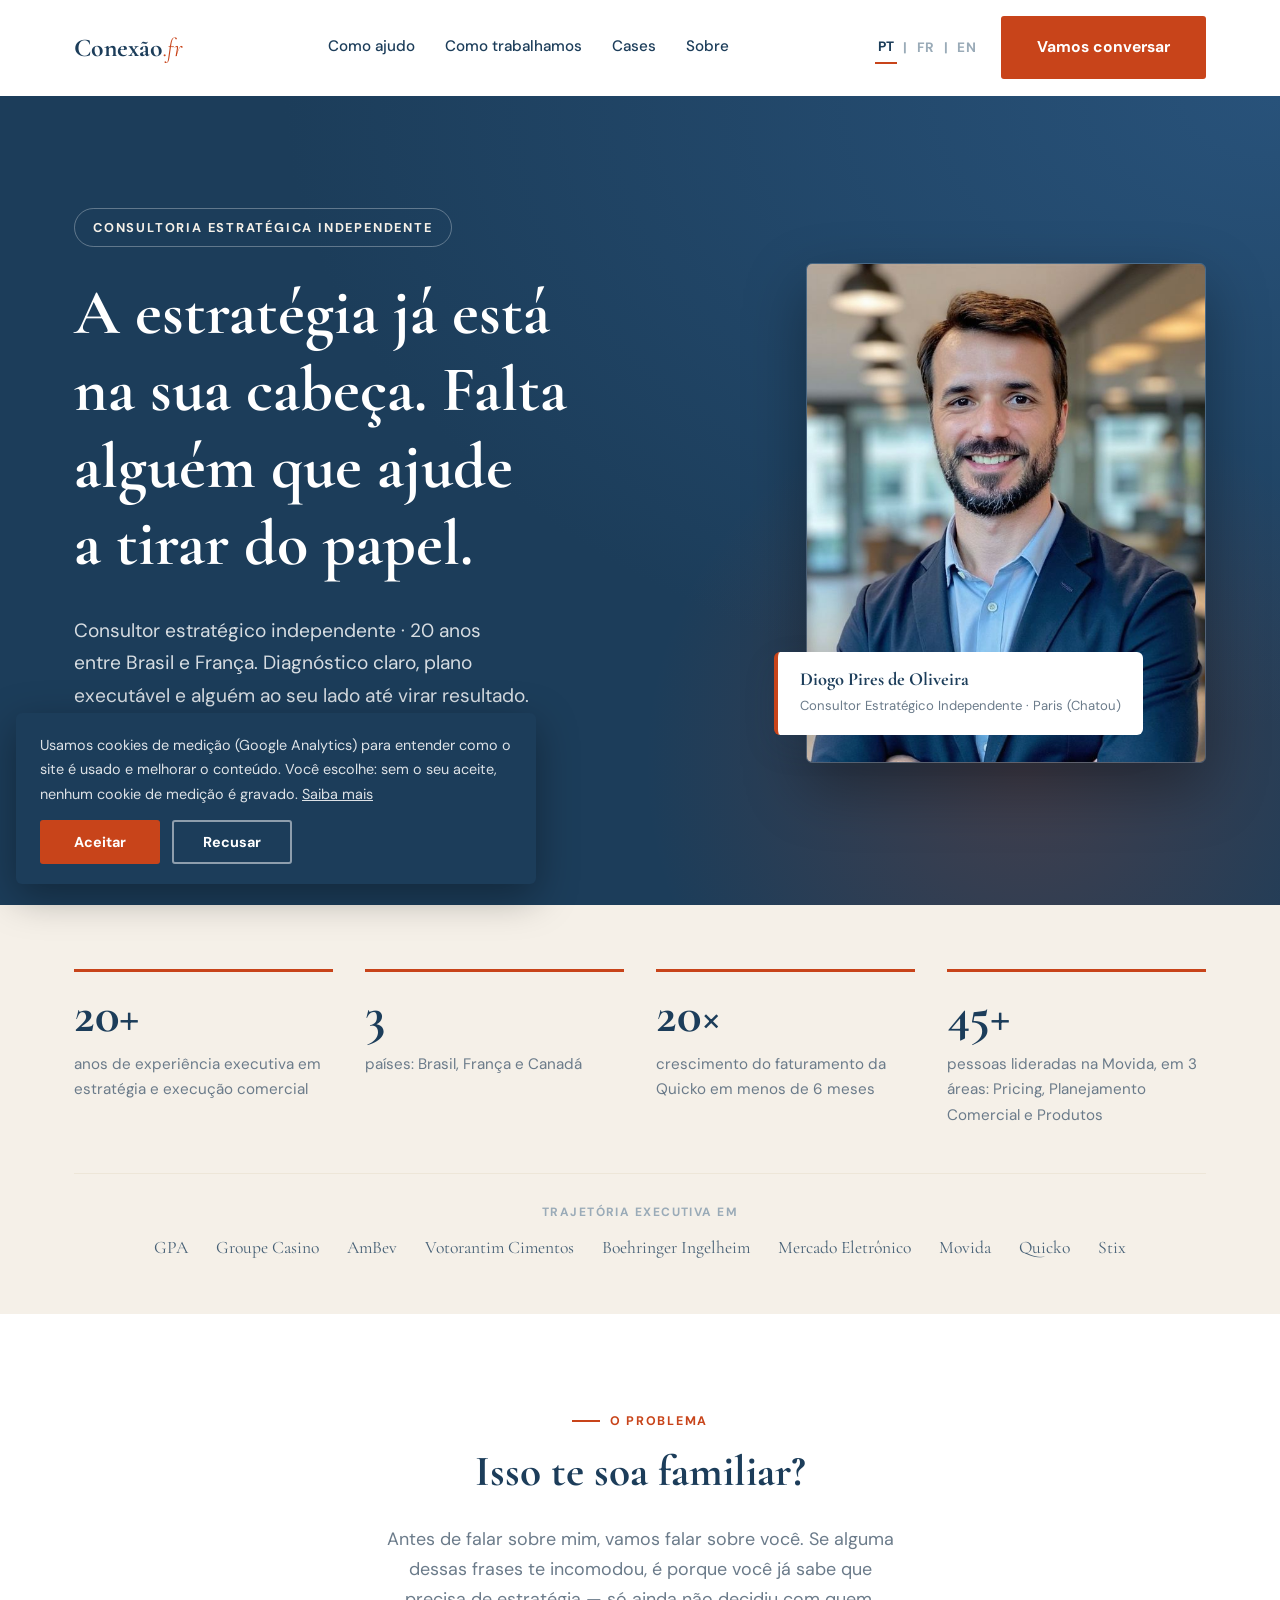
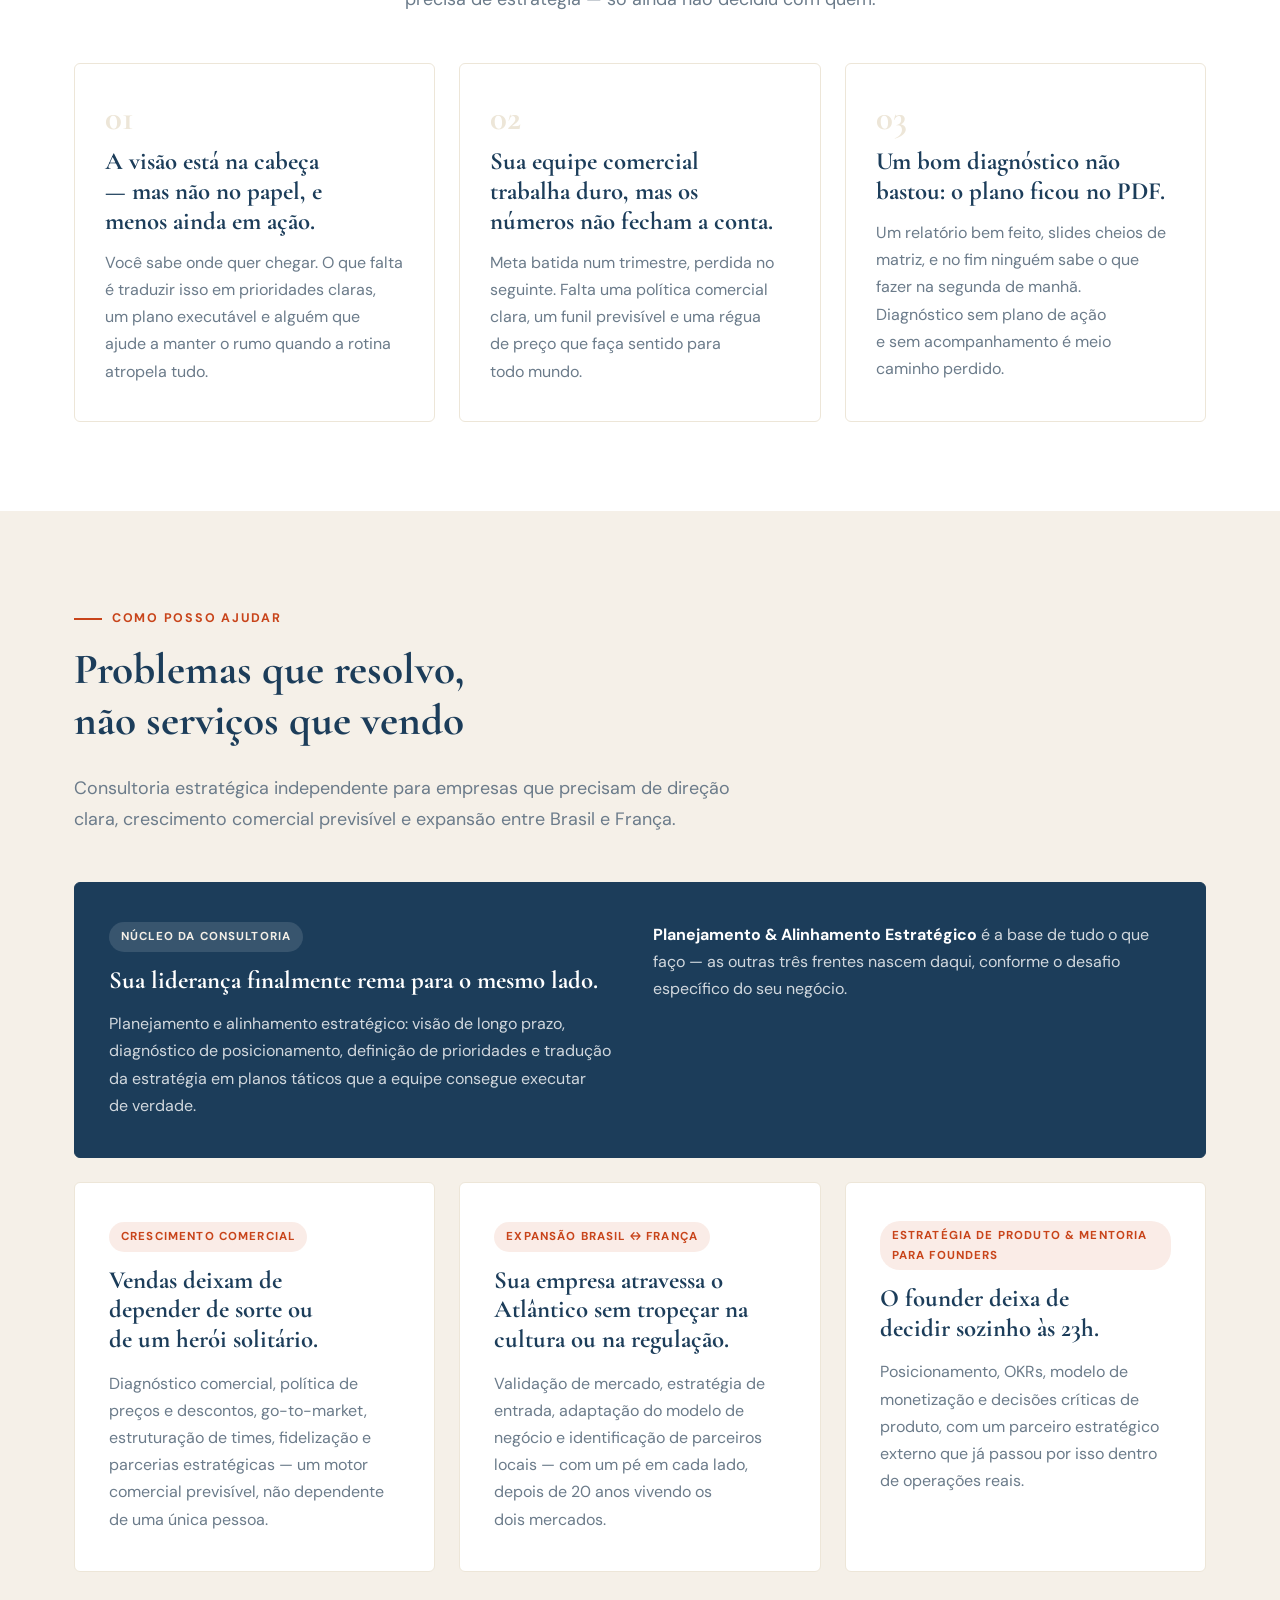
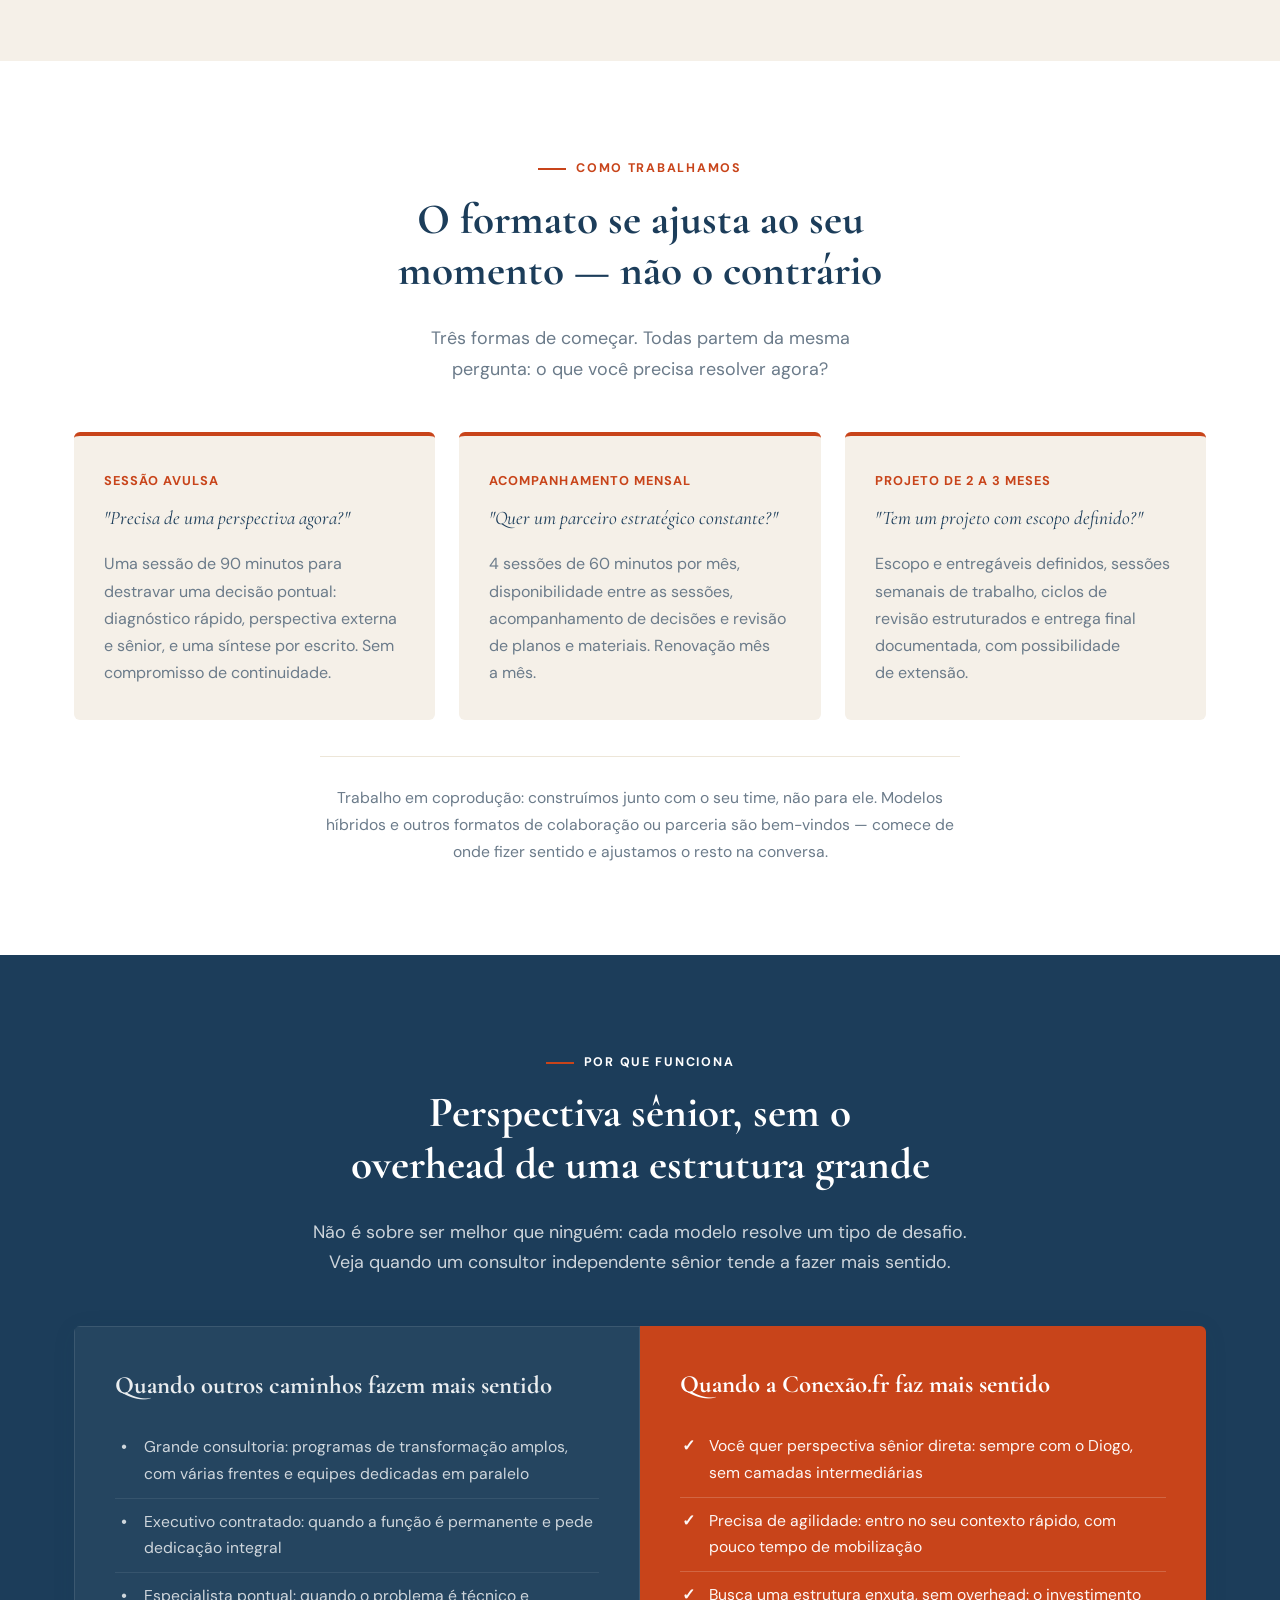
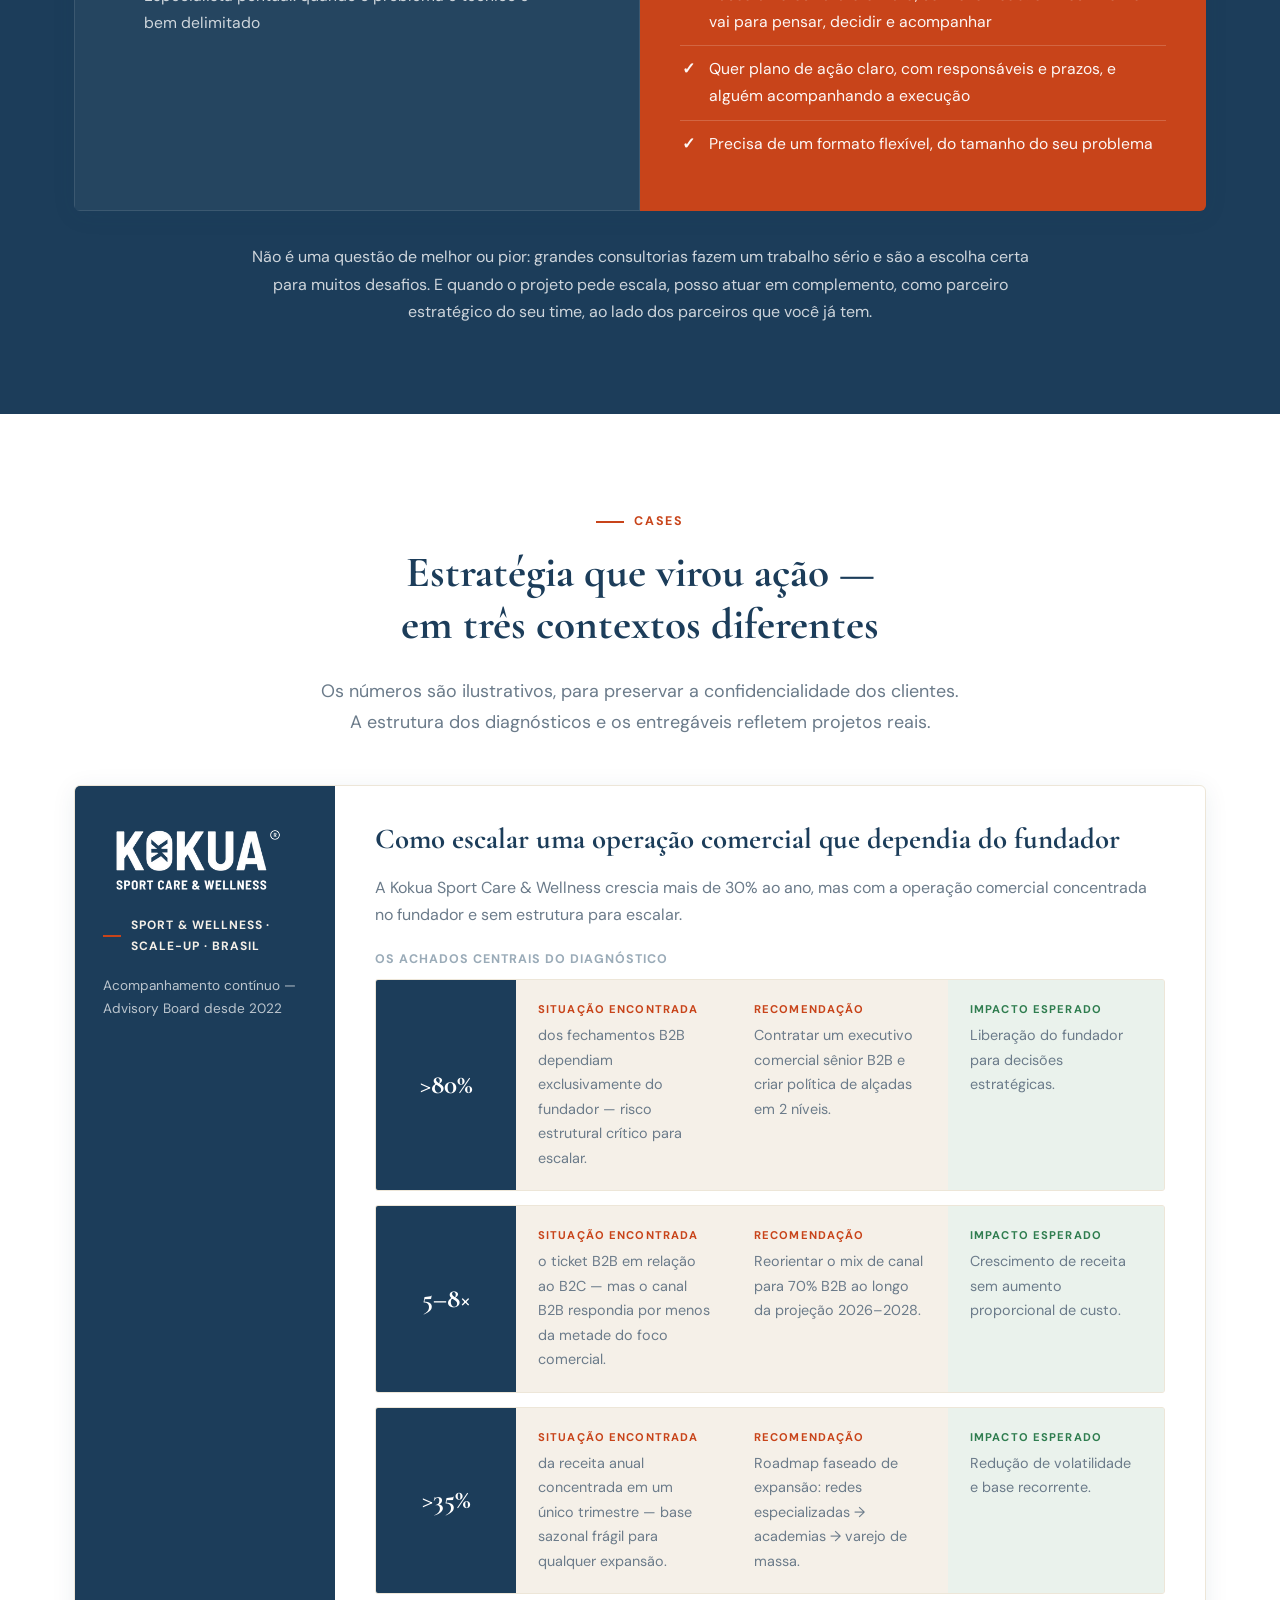
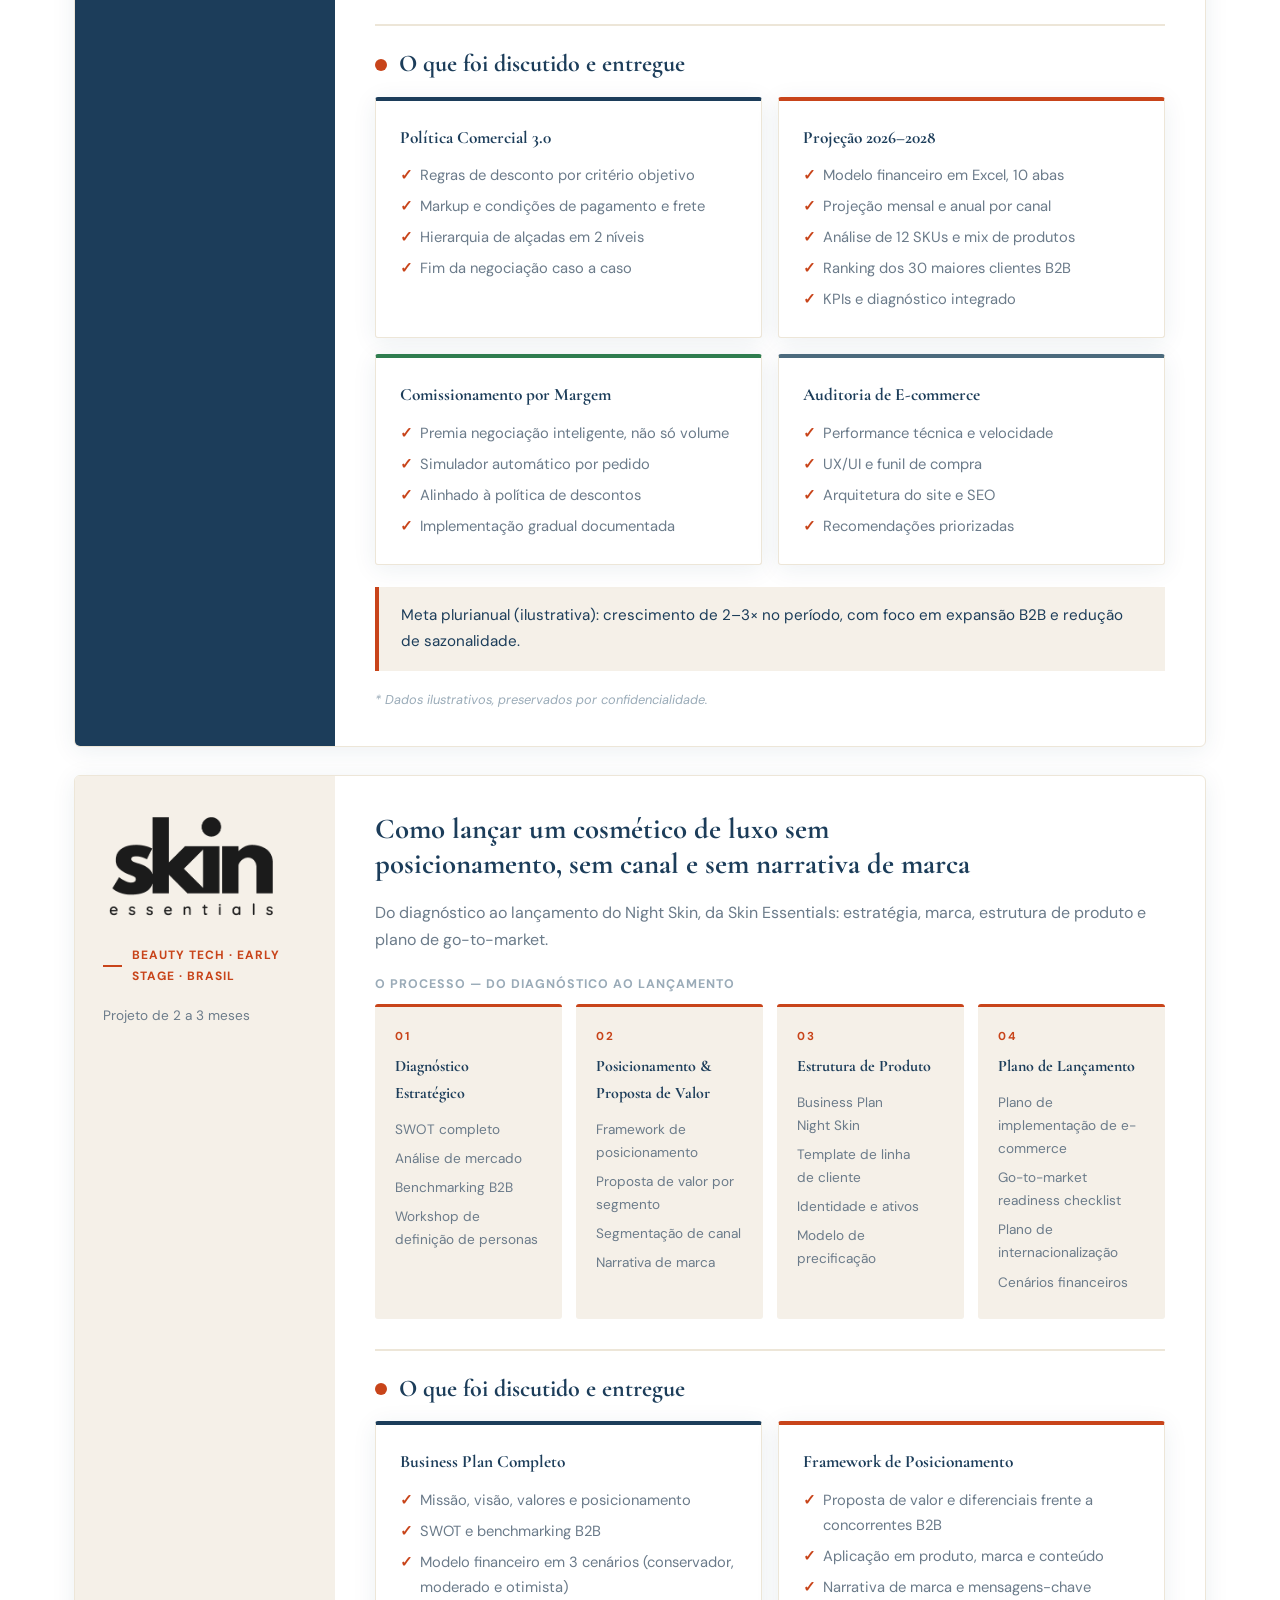
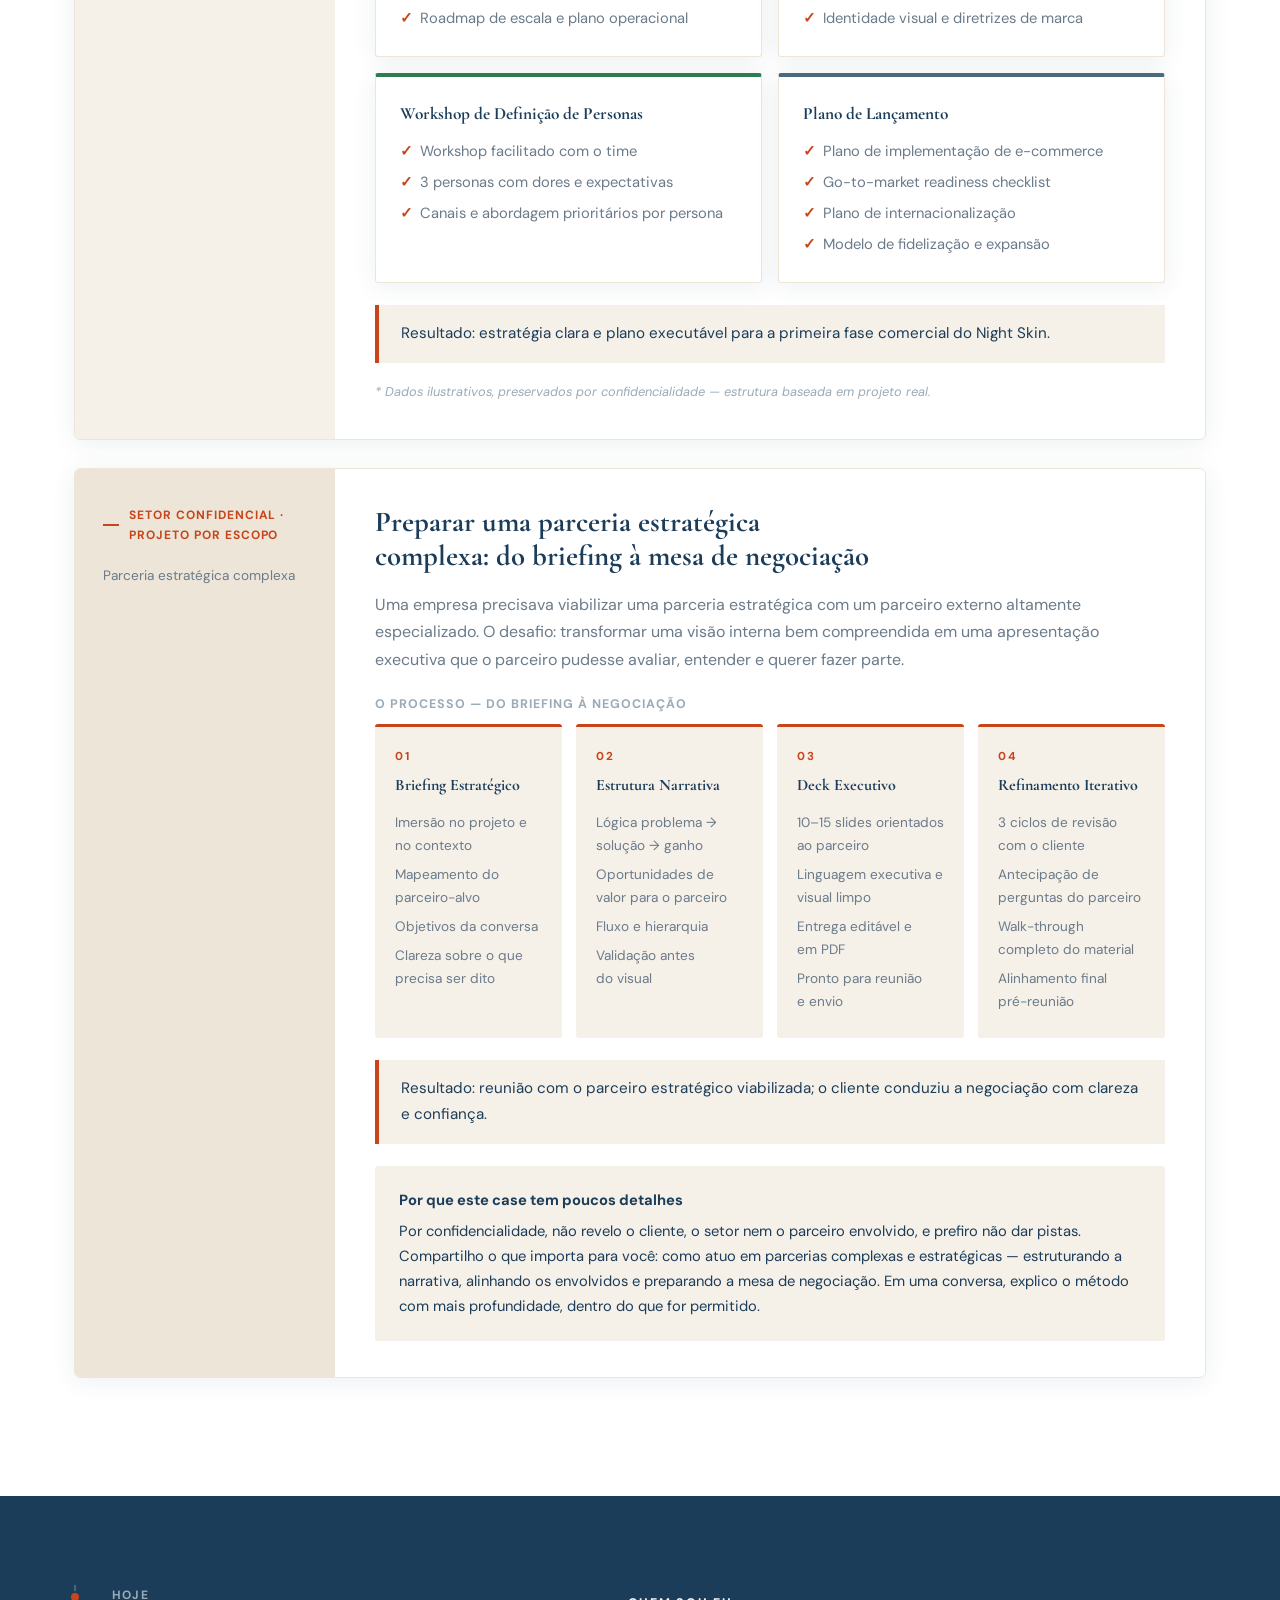
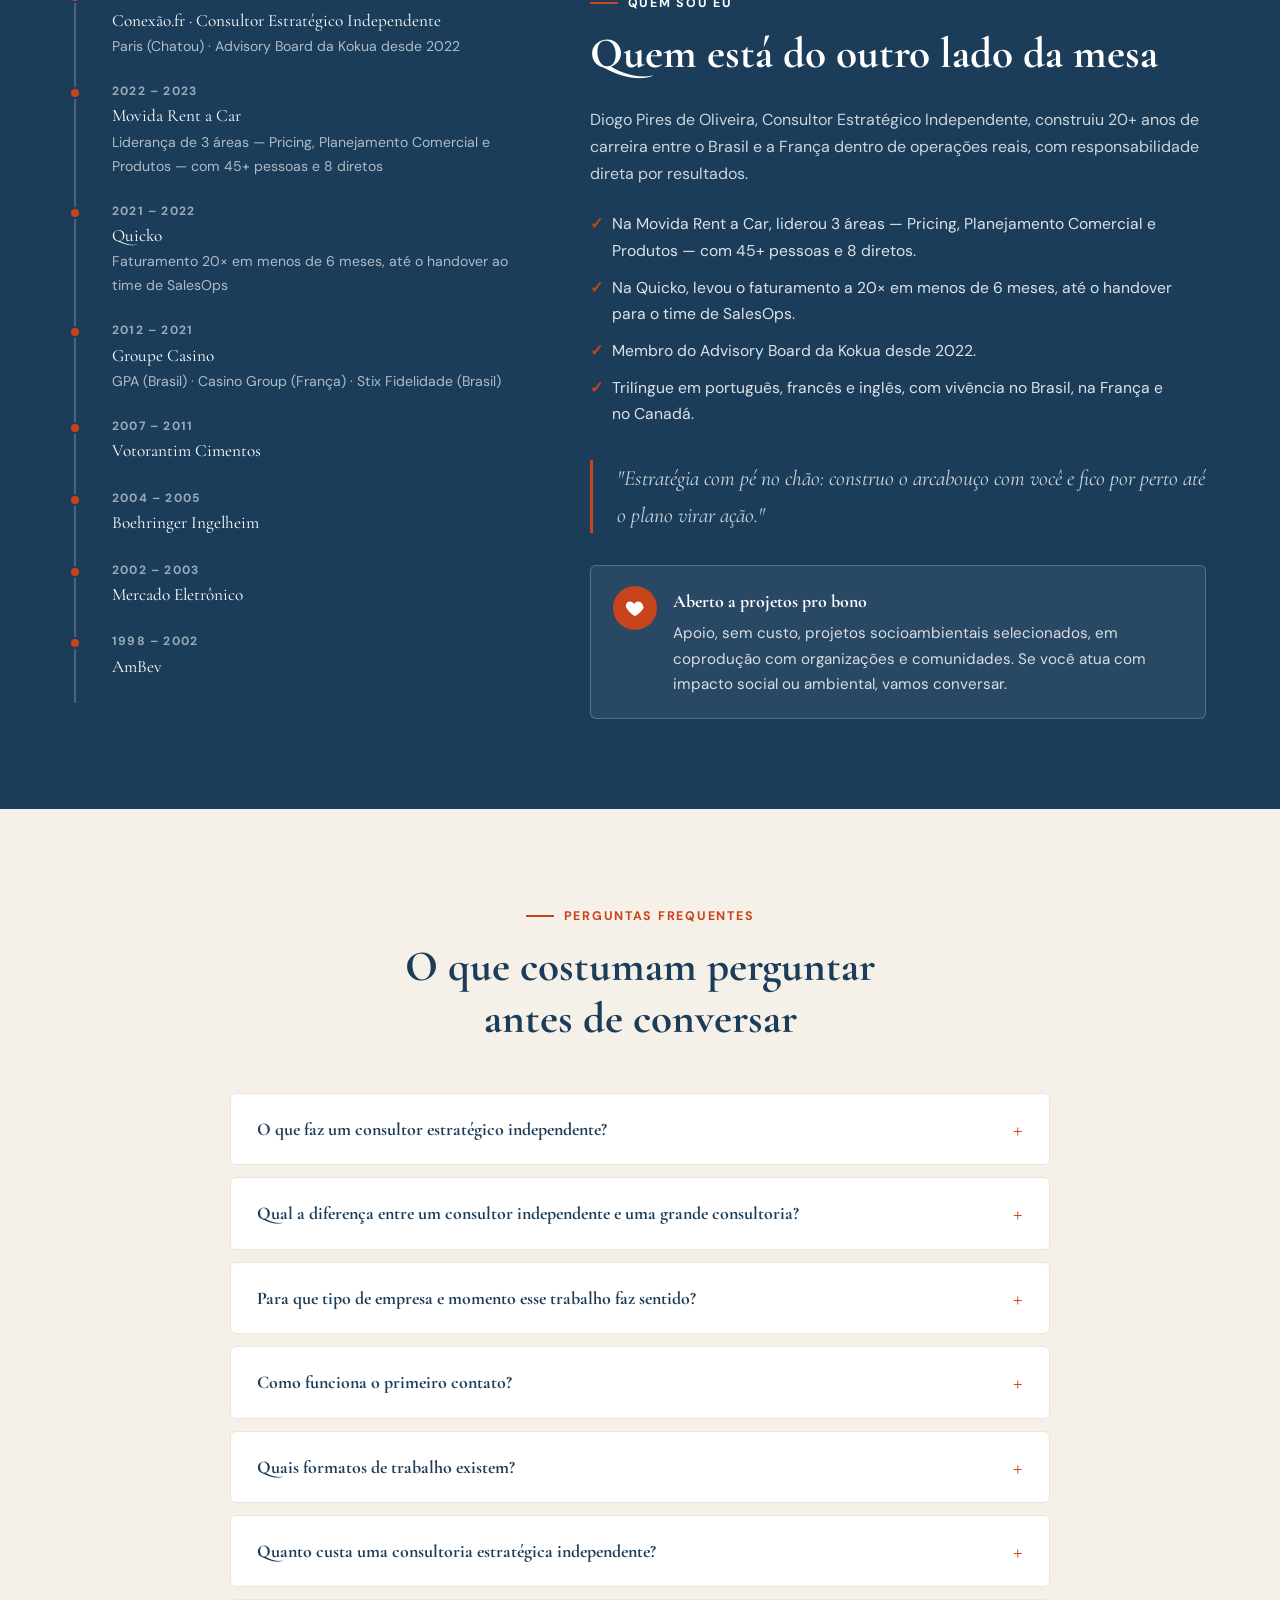
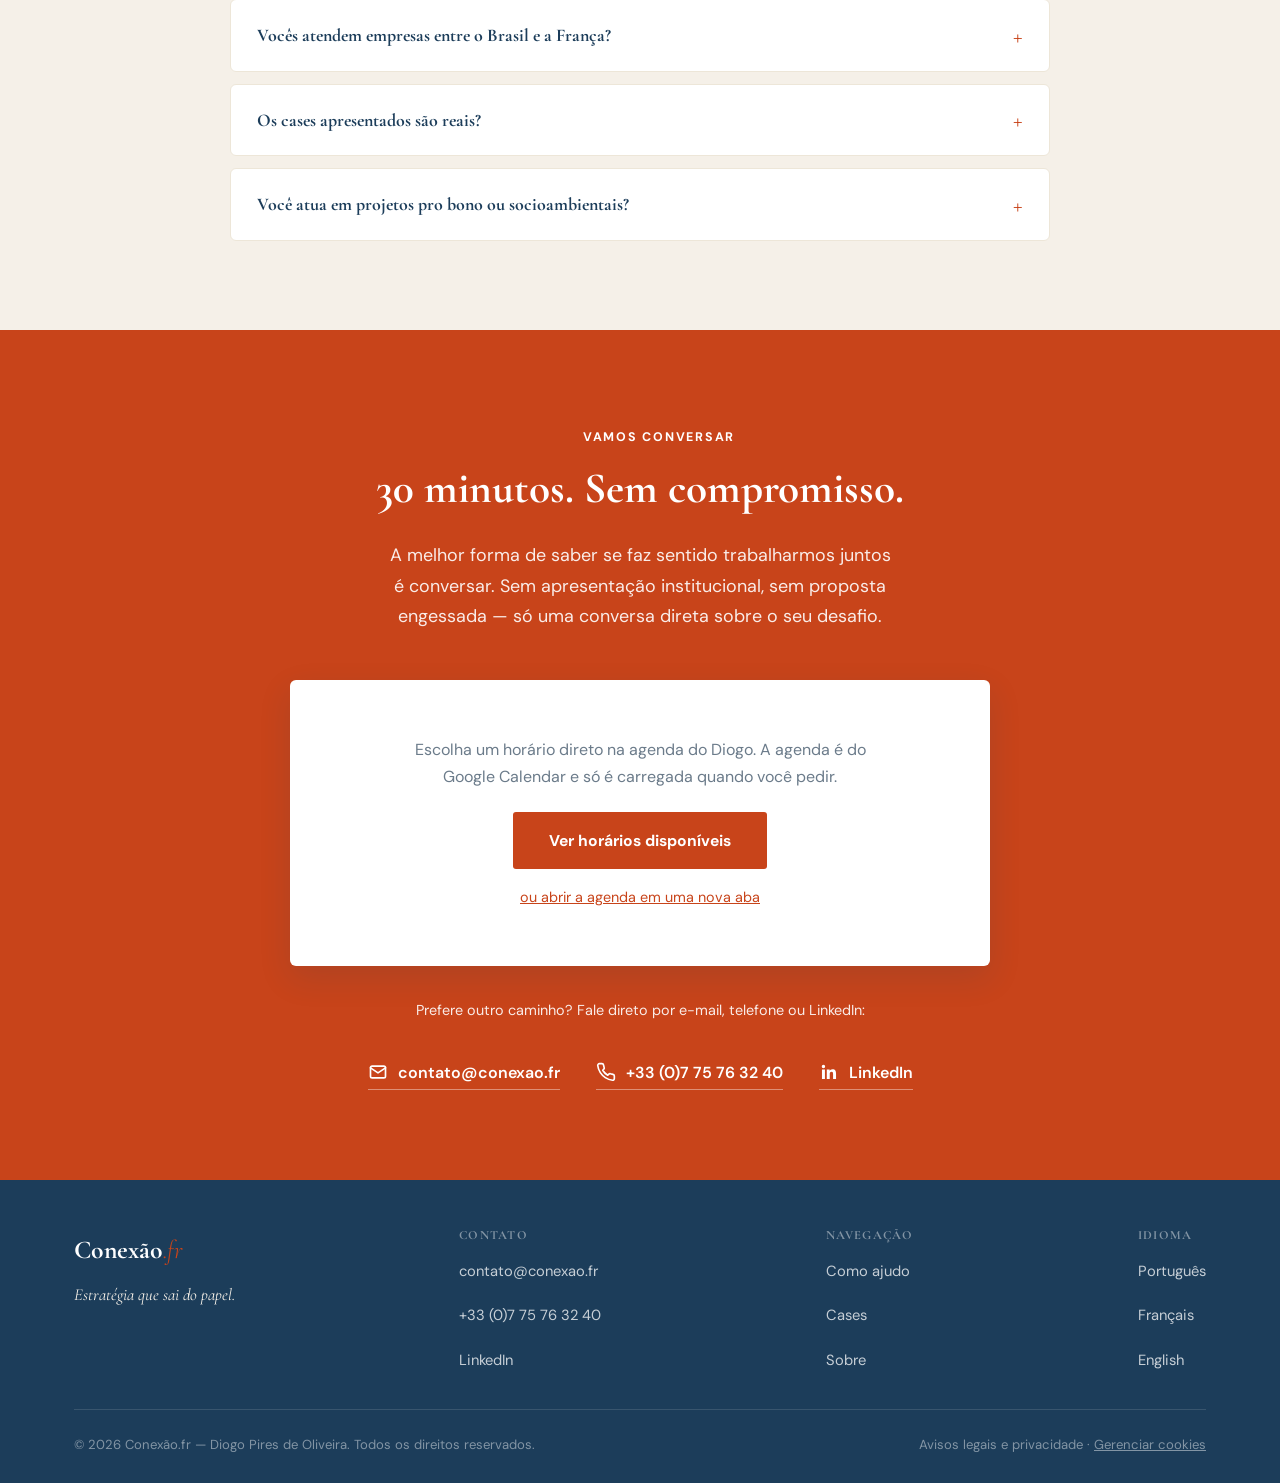
<file: index.html>
<!DOCTYPE html>
<html lang="pt-BR">
<head>
<meta charset="UTF-8">
<meta name="viewport" content="width=device-width, initial-scale=1.0">

<!-- Consent Mode v2: tudo negado por padrão; o banner (assets/site.js) atualiza conforme a escolha do visitante -->
<script>
window.dataLayer = window.dataLayer || [];
function gtag(){ dataLayer.push(arguments); }
gtag('consent', 'default', {
  ad_storage: 'denied', ad_user_data: 'denied', ad_personalization: 'denied', analytics_storage: 'denied',
  wait_for_update: 500
});
gtag('set', 'ads_data_redaction', true);
</script>
<!-- Google Tag Manager -->
<script>(function(w,d,s,l,i){w[l]=w[l]||[];w[l].push({'gtm.start':
new Date().getTime(),event:'gtm.js'});var f=d.getElementsByTagName(s)[0],
j=d.createElement(s),dl=l!='dataLayer'?'&l='+l:'';j.async=true;j.src=
'https://www.googletagmanager.com/gtm.js?id='+i+dl;f.parentNode.insertBefore(j,f);
})(window,document,'script','dataLayer','GTM-M29VZQ7R');</script>
<!-- End Google Tag Manager -->

<title>Diogo Pires de Oliveira | Consultor Estratégico Independente Brasil-França</title>
<meta name="description" content="Consultor estratégico independente com 20+ anos entre Brasil e França. Diogo Pires de Oliveira ajuda empresas a tirar a estratégia do papel: planejamento estratégico, crescimento comercial, expansão Brasil-França e mentoria para founders.">
<meta name="keywords" content="consultor estratégico independente, consultoria estratégica Brasil França, planejamento estratégico PME, expansão de negócios Brasil França, mentoria estratégica para founders">
<meta name="author" content="Diogo Pires de Oliveira">
<meta name="robots" content="index, follow, max-image-preview:large">
<link rel="canonical" href="https://conexao.fr/">
<link rel="icon" href="/favicon.svg" type="image/svg+xml">

<link rel="alternate" hreflang="pt-BR" href="https://conexao.fr/">
<link rel="alternate" hreflang="fr" href="https://conexao.fr/fr/">
<link rel="alternate" hreflang="en" href="https://conexao.fr/en/">
<link rel="alternate" hreflang="x-default" href="https://conexao.fr/">

<!-- Open Graph -->
<meta property="og:type" content="website">
<meta property="og:site_name" content="Conexão.fr">
<meta property="og:locale" content="pt_BR">
<meta property="og:locale:alternate" content="fr_FR">
<meta property="og:locale:alternate" content="en_US">
<meta property="og:title" content="Diogo Pires de Oliveira | Consultor Estratégico Independente Brasil-França">
<meta property="og:description" content="A estratégia já está na sua cabeça. Falta alguém que ajude a tirar do papel. Consultoria estratégica independente, 20+ anos entre Brasil e França.">
<meta property="og:url" content="https://conexao.fr/">
<meta property="og:image" content="https://conexao.fr/assets/og-image.png">
<meta property="og:image:width" content="1200">
<meta property="og:image:height" content="630">
<meta property="og:image:alt" content="Conexão.fr — Diogo Pires de Oliveira, Consultor Estratégico Independente">

<meta name="twitter:card" content="summary_large_image">
<meta name="twitter:title" content="Diogo Pires de Oliveira | Consultor Estratégico Independente Brasil-França">
<meta name="twitter:description" content="Consultoria estratégica independente, 20+ anos entre Brasil e França. Estratégia que sai do papel.">
<meta name="twitter:image" content="https://conexao.fr/assets/og-image.png">

<link rel="preconnect" href="https://fonts.googleapis.com">
<link rel="preconnect" href="https://fonts.gstatic.com" crossorigin>
<link href="https://fonts.googleapis.com/css2?family=Cormorant+Garamond:ital,wght@0,400;0,600;0,700;1,400;1,500&family=DM+Sans:wght@400;500;600;700&display=swap" rel="stylesheet">
<link rel="stylesheet" href="/assets/site.css">

<script type="application/ld+json">
{
  "@context": "https://schema.org",
  "@graph": [
    {
      "@type": "Person",
      "@id": "https://conexao.fr/#diogo",
      "name": "Diogo Pires de Oliveira",
      "jobTitle": "Consultor Estratégico Independente",
      "description": "Consultor estratégico independente com 20+ anos de experiência entre Brasil e França, especializado em planejamento estratégico, crescimento comercial, pricing e expansão internacional. Membro do Advisory Board da Kokua desde 2022.",
      "url": "https://conexao.fr/",
      "image": "https://conexao.fr/assets/foto-diogo.jpg",
      "email": "contato@conexao.fr",
      "telephone": "+33775763240",
      "address": { "@type": "PostalAddress", "addressLocality": "Chatou", "postalCode": "78400", "addressCountry": "FR" },
      "worksFor": { "@id": "https://conexao.fr/#conexaofr" },
      "knowsLanguage": ["pt-BR", "fr", "en"],
      "knowsAbout": ["Planejamento estratégico", "Estratégia comercial", "Pricing", "Go-to-market", "Expansão Brasil-França", "Estratégia de produto", "Mentoria para founders"],
      "alumniOf": [
        { "@type": "Organization", "name": "AmBev" },
        { "@type": "Organization", "name": "Mercado Eletrônico" },
        { "@type": "Organization", "name": "Boehringer Ingelheim" },
        { "@type": "Organization", "name": "Votorantim Cimentos" },
        { "@type": "Organization", "name": "Groupe Casino" },
        { "@type": "Organization", "name": "GPA - Grupo Pão de Açúcar" },
        { "@type": "Organization", "name": "Stix Fidelidade" },
        { "@type": "Organization", "name": "Quicko" },
        { "@type": "Organization", "name": "Movida" }
      ],
      "memberOf": { "@type": "Organization", "name": "Kokua Sport Care & Wellness", "description": "Advisory Board desde 2022" },
      "sameAs": ["https://www.linkedin.com/in/diogooliveira"]
    },
    {
      "@type": "ProfessionalService",
      "@id": "https://conexao.fr/#conexaofr",
      "name": "Conexão.fr",
      "founder": { "@id": "https://conexao.fr/#diogo" },
      "description": "Consultoria estratégica independente para empresas que precisam de planejamento estratégico, crescimento comercial e expansão entre Brasil e França.",
      "url": "https://conexao.fr/",
      "logo": "https://conexao.fr/favicon.svg",
      "image": "https://conexao.fr/assets/og-image.png",
      "email": "contato@conexao.fr",
      "telephone": "+33775763240",
      "address": { "@type": "PostalAddress", "addressLocality": "Chatou", "postalCode": "78400", "addressCountry": "FR" },
      "areaServed": ["Brasil", "França"],
      "availableLanguage": ["Portuguese", "French", "English"],
      "slogan": "Estratégia que sai do papel.",
      "hasOfferCatalog": {
        "@type": "OfferCatalog",
        "name": "Áreas de atuação",
        "itemListElement": [
          { "@type": "Offer", "itemOffered": { "@type": "Service", "name": "Planejamento & Alinhamento Estratégico" } },
          { "@type": "Offer", "itemOffered": { "@type": "Service", "name": "Crescimento Comercial" } },
          { "@type": "Offer", "itemOffered": { "@type": "Service", "name": "Expansão Brasil ↔ França" } },
          { "@type": "Offer", "itemOffered": { "@type": "Service", "name": "Estratégia de Produto & Mentoria para Founders" } }
        ]
      }
    },
    {
      "@type": "FAQPage",
      "@id": "https://conexao.fr/#faq",
      "inLanguage": "pt-BR",
      "mainEntity": [
        { "@type": "Question", "name": "O que faz um consultor estratégico independente?",
          "acceptedAnswer": { "@type": "Answer", "text": "Um consultor estratégico independente ajuda a empresa a definir para onde ir, priorizar o que importa e transformar isso em um plano executável, sem vínculo com uma grande consultoria. Diogo Pires de Oliveira atua diretamente com o cliente e acompanha a execução até o plano virar ação." } },
        { "@type": "Question", "name": "Qual a diferença entre um consultor independente e uma grande consultoria?",
          "acceptedAnswer": { "@type": "Answer", "text": "Grandes consultorias são a melhor escolha para programas amplos, com várias frentes e equipes em paralelo. Um consultor independente sênior faz mais sentido quando você precisa de perspectiva sênior direta, agilidade e uma estrutura enxuta, sem overhead. Com a Conexão.fr você fala sempre com o Diogo e, quando o projeto pede escala, posso atuar em complemento ao seu time e aos parceiros que você já tem." } },
        { "@type": "Question", "name": "Para que tipo de empresa e momento esse trabalho faz sentido?",
          "acceptedAnswer": { "@type": "Answer", "text": "Para PMEs, scale-ups e founders que já têm uma visão, mas não conseguem tirá-la do papel; cujas vendas dependem de poucas pessoas; que precisam estruturar antes de escalar; ou que querem crescer entre o Brasil e a França sem improvisar." } },
        { "@type": "Question", "name": "Como funciona o primeiro contato?",
          "acceptedAnswer": { "@type": "Answer", "text": "Com uma conversa de 30 minutos, sem compromisso, agendada diretamente no site. Você não precisa ter tudo claro antes: a conversa serve para entender onde você está, aonde quer chegar e qual formato faz mais sentido." } },
        { "@type": "Question", "name": "Quais formatos de trabalho existem?",
          "acceptedAnswer": { "@type": "Answer", "text": "Sessão avulsa de 90 minutos com síntese por escrito; acompanhamento mensal com 4 sessões de 60 minutos e disponibilidade entre elas; ou projeto de 2 a 3 meses com escopo e entregáveis definidos. Modelos híbridos e outros formatos de colaboração são bem-vindos." } },
        { "@type": "Question", "name": "Quanto custa uma consultoria estratégica independente?",
          "acceptedAnswer": { "@type": "Answer", "text": "O investimento depende do formato e do escopo. Na conversa de 30 minutos entendo o seu desafio e indico o formato mais adequado, com uma proposta clara antes de qualquer compromisso." } },
        { "@type": "Question", "name": "Vocês atendem empresas entre o Brasil e a França?",
          "acceptedAnswer": { "@type": "Answer", "text": "Sim. Diogo Pires de Oliveira tem mais de 20 anos de experiência entre os dois países e trabalha em português, francês e inglês. O apoio inclui validação de mercado, estratégia de entrada, adaptação do modelo de negócio e identificação de parceiros locais." } },
        { "@type": "Question", "name": "Os cases apresentados são reais?",
          "acceptedAnswer": { "@type": "Answer", "text": "Sim, refletem projetos reais. Os números são ilustrativos e alguns detalhes são omitidos para preservar a confidencialidade dos clientes." } },
        { "@type": "Question", "name": "Você atua em projetos pro bono ou socioambientais?",
          "acceptedAnswer": { "@type": "Answer", "text": "Sim. Estou aberto a apoiar, de forma pro bono, projetos socioambientais selecionados, em coprodução com organizações e comunidades. Se você atua com impacto social ou ambiental, escreva ou agende uma conversa." } }
      ]
    }
  ]
}
</script>
</head>
<body>
<!-- Google Tag Manager (noscript) -->
<noscript><iframe src="https://www.googletagmanager.com/ns.html?id=GTM-M29VZQ7R" height="0" width="0" style="display:none;visibility:hidden"></iframe></noscript>
<!-- End Google Tag Manager (noscript) -->
<a class="skip-link" href="#main">Pular para o conteúdo</a>

<header class="nav" id="siteNav">
  <div class="nav-inner">
    <a href="#hero" class="logo" aria-label="Conexão.fr — início">
      <span class="logo-main">Conexão</span><span class="logo-suffix">.fr</span>
    </a>

    <button class="nav-toggle" id="navToggle" aria-label="Abrir menu" aria-expanded="false" aria-controls="navLinks">
      <span></span><span></span><span></span>
    </button>

    <nav class="nav-links" id="navLinks" aria-label="Navegação principal">
      <a href="#help">Como ajudo</a>
      <a href="#models">Como trabalhamos</a>
      <a href="#cases">Cases</a>
      <a href="#about">Sobre</a>
      <div class="lang-switch lang-switch--menu" aria-label="Seletor de idioma">
        <a href="/" aria-current="page" hreflang="pt-BR" lang="pt-BR">PT</a>
        <span class="lang-sep">|</span>
        <a href="/fr/" hreflang="fr" lang="fr">FR</a>
        <span class="lang-sep">|</span>
        <a href="/en/" hreflang="en" lang="en">EN</a>
      </div>
    </nav>

    <div class="nav-right">
      <div class="lang-switch" aria-label="Seletor de idioma">
        <a href="/" aria-current="page" hreflang="pt-BR" lang="pt-BR">PT</a>
        <span class="lang-sep">|</span>
        <a href="/fr/" hreflang="fr" lang="fr">FR</a>
        <span class="lang-sep">|</span>
        <a href="/en/" hreflang="en" lang="en">EN</a>
      </div>
      <a href="#contact" class="btn btn-primary">Vamos conversar</a>
    </div>
  </div>
</header>

<main id="main">

  <section class="hero" id="hero">
    <div class="container hero-grid">
      <div class="hero-inner">
        <span class="hero-eyebrow">Consultoria Estratégica Independente</span>
        <h1>A estratégia já está na sua cabeça. Falta alguém que ajude a tirar do papel.</h1>
        <p class="hero-sub">Consultor estratégico independente&nbsp;· 20 anos entre Brasil e França. Diagnóstico claro, plano executável e alguém ao seu lado até virar resultado.</p>
        <div class="hero-ctas">
          <a href="#contact" class="btn btn-primary">Vamos conversar</a>
          <span class="hero-scroll-hint">ou <a href="#help">veja como posso ajudar ↓</a></span>
        </div>
      </div>
      <div class="hero-visual">
        <div class="hero-photo">
          <img src="/assets/foto-diogo.jpg" width="800" height="800" fetchpriority="high" alt="Diogo Pires de Oliveira, Consultor Estratégico Independente">
        </div>
        <div class="hero-card">
          <strong>Diogo Pires de Oliveira</strong>
          <span>Consultor Estratégico Independente · Paris (Chatou)</span>
        </div>
      </div>
    </div>
  </section>

  <section class="proof" id="proof" aria-label="Credenciais">
    <div class="container">
      <div class="stats">
        <div class="stat">
          <div class="stat-num">20+</div>
          <div class="stat-label">anos de experiência executiva em estratégia e execução comercial</div>
        </div>
        <div class="stat">
          <div class="stat-num">3</div>
          <div class="stat-label">países: Brasil, França e Canadá</div>
        </div>
        <div class="stat">
          <div class="stat-num">20×</div>
          <div class="stat-label">crescimento do faturamento da Quicko em menos de 6 meses</div>
        </div>
        <div class="stat">
          <div class="stat-num">45+</div>
          <div class="stat-label">pessoas lideradas na Movida, em 3 áreas: Pricing, Planejamento Comercial e Produtos</div>
        </div>
      </div>
      <div class="proof-names">
        <span class="lead">Trajetória executiva em</span>
        <span class="name">GPA</span>
        <span class="name">Groupe Casino</span>
        <span class="name">AmBev</span>
        <span class="name">Votorantim Cimentos</span>
        <span class="name">Boehringer Ingelheim</span>
        <span class="name">Mercado Eletrônico</span>
        <span class="name">Movida</span>
        <span class="name">Quicko</span>
        <span class="name">Stix</span>
      </div>
    </div>
  </section>

  <section class="section bg-white" id="problem">
    <div class="container">
      <div class="section-header center">
        <span class="eyebrow">O problema</span>
        <h2>Isso te soa familiar?</h2>
        <p class="lede">Antes de falar sobre mim, vamos falar sobre você. Se alguma dessas frases te incomodou, é porque você já sabe que precisa de estratégia — só ainda não decidiu com quem.</p>
      </div>
      <div class="pain-grid">
        <div class="pain-card">
          <div class="pain-num">01</div>
          <h3>A visão está na cabeça — mas não no papel, e menos ainda em ação.</h3>
          <p>Você sabe onde quer chegar. O que falta é traduzir isso em prioridades claras, um plano executável e alguém que ajude a manter o rumo quando a rotina atropela tudo.</p>
        </div>
        <div class="pain-card">
          <div class="pain-num">02</div>
          <h3>Sua equipe comercial trabalha duro, mas os números não fecham a conta.</h3>
          <p>Meta batida num trimestre, perdida no seguinte. Falta uma política comercial clara, um funil previsível e uma régua de preço que faça sentido para todo mundo.</p>
        </div>
        <div class="pain-card">
          <div class="pain-num">03</div>
          <h3>Um bom diagnóstico não bastou: o plano ficou no PDF.</h3>
          <p>Um relatório bem feito, slides cheios de matriz, e no fim ninguém sabe o que fazer na segunda de manhã. Diagnóstico sem plano de ação e sem acompanhamento é meio caminho perdido.</p>
        </div>
      </div>
    </div>
  </section>

  <section class="section bg-sand" id="help">
    <div class="container">
      <div class="section-header">
        <span class="eyebrow">Como posso ajudar</span>
        <h2>Problemas que resolvo, não serviços que vendo</h2>
        <p class="lede">Consultoria estratégica independente para empresas que precisam de direção clara, crescimento comercial previsível e expansão entre Brasil e França.</p>
      </div>
      <div class="help-grid">
        <div class="help-card featured">
          <div>
            <span class="help-tag">Núcleo da consultoria</span>
            <h3>Sua liderança finalmente rema para o mesmo lado.</h3>
            <p>Planejamento e alinhamento estratégico: visão de longo prazo, diagnóstico de posicionamento, definição de prioridades e tradução da estratégia em planos táticos que a equipe consegue executar de verdade.</p>
          </div>
          <div>
            <p><strong>Planejamento &amp; Alinhamento Estratégico</strong> é a base de tudo o que faço — as outras três frentes nascem daqui, conforme o desafio específico do seu negócio.</p>
          </div>
        </div>
        <div class="help-card">
          <span class="help-tag">Crescimento Comercial</span>
          <h3>Vendas deixam de depender de sorte ou de um herói solitário.</h3>
          <p>Diagnóstico comercial, política de preços e descontos, go-to-market, estruturação de times, fidelização e parcerias estratégicas — um motor comercial previsível, não dependente de uma única pessoa.</p>
        </div>
        <div class="help-card">
          <span class="help-tag">Expansão Brasil ↔ França</span>
          <h3>Sua empresa atravessa o Atlântico sem tropeçar na cultura ou na regulação.</h3>
          <p>Validação de mercado, estratégia de entrada, adaptação do modelo de negócio e identificação de parceiros locais — com um pé em cada lado, depois de 20 anos vivendo os dois mercados.</p>
        </div>
        <div class="help-card">
          <span class="help-tag">Estratégia de Produto &amp; Mentoria para Founders</span>
          <h3>O founder deixa de decidir sozinho às 23h.</h3>
          <p>Posicionamento, OKRs, modelo de monetização e decisões críticas de produto, com um parceiro estratégico externo que já passou por isso dentro de operações reais.</p>
        </div>
      </div>
    </div>
  </section>

  <section class="section bg-white" id="models">
    <div class="container">
      <div class="section-header center">
        <span class="eyebrow">Como trabalhamos</span>
        <h2>O formato se ajusta ao seu momento — não o contrário</h2>
        <p class="lede">Três formas de começar. Todas partem da mesma pergunta: o que você precisa resolver agora?</p>
      </div>
      <div class="models-grid">
        <div class="model-card">
          <span class="model-name">Sessão Avulsa</span>
          <p class="model-question">"Precisa de uma perspectiva agora?"</p>
          <p>Uma sessão de 90 minutos para destravar uma decisão pontual: diagnóstico rápido, perspectiva externa e sênior, e uma síntese por escrito. Sem compromisso de continuidade.</p>
        </div>
        <div class="model-card">
          <span class="model-name">Acompanhamento Mensal</span>
          <p class="model-question">"Quer um parceiro estratégico constante?"</p>
          <p>4 sessões de 60 minutos por mês, disponibilidade entre as sessões, acompanhamento de decisões e revisão de planos e materiais. Renovação mês a mês.</p>
        </div>
        <div class="model-card">
          <span class="model-name">Projeto de 2 a 3 Meses</span>
          <p class="model-question">"Tem um projeto com escopo definido?"</p>
          <p>Escopo e entregáveis definidos, sessões semanais de trabalho, ciclos de revisão estruturados e entrega final documentada, com possibilidade de extensão.</p>
        </div>
      </div>
      <p class="models-note">Trabalho em coprodução: construímos junto com o seu time, não para ele. Modelos híbridos e outros formatos de colaboração ou parceria são bem-vindos — comece de onde fizer sentido e ajustamos o resto na conversa.</p>
    </div>
  </section>

  <section class="section bg-navy" id="why">
    <div class="container">
      <div class="section-header center">
        <span class="eyebrow">Por que funciona</span>
        <h2>Perspectiva sênior, sem o overhead de uma estrutura grande</h2>
        <p class="lede">Não é sobre ser melhor que ninguém: cada modelo resolve um tipo de desafio. Veja quando um consultor independente sênior tende a fazer mais sentido.</p>
      </div>
      <div class="compare-grid">
        <div class="compare-col market">
          <h3>Quando outros caminhos fazem mais sentido</h3>
          <ul class="compare-list">
            <li><span class="compare-icon">•</span> Grande consultoria: programas de transformação amplos, com várias frentes e equipes dedicadas em paralelo</li>
            <li><span class="compare-icon">•</span> Executivo contratado: quando a função é permanente e pede dedicação integral</li>
            <li><span class="compare-icon">•</span> Especialista pontual: quando o problema é técnico e bem delimitado</li>
          </ul>
        </div>
        <div class="compare-col us">
          <h3>Quando a Conexão.fr faz mais sentido</h3>
          <ul class="compare-list">
            <li><span class="compare-icon">✓</span> Você quer perspectiva sênior direta: sempre com o Diogo, sem camadas intermediárias</li>
            <li><span class="compare-icon">✓</span> Precisa de agilidade: entro no seu contexto rápido, com pouco tempo de mobilização</li>
            <li><span class="compare-icon">✓</span> Busca uma estrutura enxuta, sem overhead: o investimento vai para pensar, decidir e acompanhar</li>
            <li><span class="compare-icon">✓</span> Quer plano de ação claro, com responsáveis e prazos, e alguém acompanhando a execução</li>
            <li><span class="compare-icon">✓</span> Precisa de um formato flexível, do tamanho do seu problema</li>
          </ul>
        </div>
      </div>
      <p class="compare-note">Não é uma questão de melhor ou pior: grandes consultorias fazem um trabalho sério e são a escolha certa para muitos desafios. E quando o projeto pede escala, posso atuar em complemento, como parceiro estratégico do seu time, ao lado dos parceiros que você já tem.</p>
    </div>
  </section>

  <section class="section bg-white" id="cases">
    <div class="container">
      <div class="section-header center">
        <span class="eyebrow">Cases</span>
        <h2>Estratégia que virou ação — em três contextos diferentes</h2>
        <p class="lede">Os números são ilustrativos, para preservar a confidencialidade dos clientes. A estrutura dos diagnósticos e os entregáveis refletem projetos reais.</p>
      </div>

      <article class="case">
        <div class="case-grid-2">
          <div class="case-side case-side--navy">
            <img class="case-logo" src="/assets/logo-kokua.png" width="330" height="138" loading="lazy" alt="Kokua Sport Care &amp; Wellness">
            <span class="case-sector eyebrow" style="margin:0">Sport &amp; Wellness · Scale-up · Brasil</span>
            <span class="case-format">Acompanhamento contínuo — Advisory Board desde 2022</span>
          </div>
          <div class="case-main">
            <h3>Como escalar uma operação comercial que dependia do fundador</h3>
            <p>A Kokua Sport Care &amp; Wellness crescia mais de 30% ao ano, mas com a operação comercial concentrada no fundador e sem estrutura para escalar.</p>
            <h4 class="case-sub">Os achados centrais do diagnóstico</h4>
            <div class="findings">
              <div class="finding">
                <div class="finding-num">&gt;80%</div>
                <div><b>Situação encontrada</b><span class="finding-figure">&gt;80%</span> dos fechamentos B2B dependiam exclusivamente do fundador — risco estrutural crítico para escalar.</div>
                <div><b>Recomendação</b>Contratar um executivo comercial sênior B2B e criar política de alçadas em 2 níveis.</div>
                <div class="finding-impact"><b>Impacto esperado</b>Liberação do fundador para decisões estratégicas.</div>
              </div>
              <div class="finding">
                <div class="finding-num">5–8×</div>
                <div><b>Situação encontrada</b><span class="finding-figure">5–8×</span> o ticket B2B em relação ao B2C — mas o canal B2B respondia por menos da metade do foco comercial.</div>
                <div><b>Recomendação</b>Reorientar o mix de canal para 70% B2B ao longo da projeção 2026–2028.</div>
                <div class="finding-impact"><b>Impacto esperado</b>Crescimento de receita sem aumento proporcional de custo.</div>
              </div>
              <div class="finding">
                <div class="finding-num">&gt;35%</div>
                <div><b>Situação encontrada</b><span class="finding-figure">&gt;35%</span> da receita anual concentrada em um único trimestre — base sazonal frágil para qualquer expansão.</div>
                <div><b>Recomendação</b>Roadmap faseado de expansão: redes especializadas → academias → varejo de massa.</div>
                <div class="finding-impact"><b>Impacto esperado</b>Redução de volatilidade e base recorrente.</div>
              </div>
            </div>
            <div class="case-delivered" data-case="kokua">
              <h4 class="case-delivered-title">O que foi discutido e entregue</h4>
              <div class="deliverables">
                <div class="deliv"><h5>Política Comercial 3.0</h5><ul>
                  <li>Regras de desconto por critério objetivo</li>
                  <li>Markup e condições de pagamento e frete</li>
                  <li>Hierarquia de alçadas em 2 níveis</li>
                  <li>Fim da negociação caso a caso</li></ul></div>
                <div class="deliv"><h5>Projeção 2026–2028</h5><ul>
                  <li>Modelo financeiro em Excel, 10 abas</li>
                  <li>Projeção mensal e anual por canal</li>
                  <li>Análise de 12 SKUs e mix de produtos</li>
                  <li>Ranking dos 30 maiores clientes B2B</li>
                  <li>KPIs e diagnóstico integrado</li></ul></div>
                <div class="deliv"><h5>Comissionamento por Margem</h5><ul>
                  <li>Premia negociação inteligente, não só volume</li>
                  <li>Simulador automático por pedido</li>
                  <li>Alinhado à política de descontos</li>
                  <li>Implementação gradual documentada</li></ul></div>
                <div class="deliv"><h5>Auditoria de E-commerce</h5><ul>
                  <li>Performance técnica e velocidade</li>
                  <li>UX/UI e funil de compra</li>
                  <li>Arquitetura do site e SEO</li>
                  <li>Recomendações priorizadas</li></ul></div>
              </div>
              <p class="case-result">Meta plurianual (ilustrativa): crescimento de 2–3× no período, com foco em expansão B2B e redução de sazonalidade.</p>
            </div>
            <p class="case-note">* Dados ilustrativos, preservados por confidencialidade.</p>
          </div>
        </div>
      </article>

      <article class="case">
        <div class="case-grid-2">
          <div class="case-side case-side--sand">
            <img class="case-logo" src="/assets/logo-skin-essentials.png" width="419" height="268" loading="lazy" alt="Skin Essentials">
            <span class="case-sector eyebrow" style="margin:0">Beauty Tech · Early Stage · Brasil</span>
            <span class="case-format">Projeto de 2 a 3 meses</span>
          </div>
          <div class="case-main">
            <h3>Como lançar um cosmético de luxo sem posicionamento, sem canal e sem narrativa de marca</h3>
            <p>Do diagnóstico ao lançamento do Night Skin, da Skin Essentials: estratégia, marca, estrutura de produto e plano de go-to-market.</p>
            <h4 class="case-sub">O processo — do diagnóstico ao lançamento</h4>
            <div class="steps">
              <div class="step"><h5><span class="step-n">01</span>Diagnóstico Estratégico</h5><ul>
                <li>SWOT completo</li><li>Análise de mercado</li><li>Benchmarking B2B</li><li>Workshop de definição de personas</li></ul></div>
              <div class="step"><h5><span class="step-n">02</span>Posicionamento &amp; Proposta de Valor</h5><ul>
                <li>Framework de posicionamento</li><li>Proposta de valor por segmento</li><li>Segmentação de canal</li><li>Narrativa de marca</li></ul></div>
              <div class="step"><h5><span class="step-n">03</span>Estrutura de Produto</h5><ul>
                <li>Business Plan Night Skin</li><li>Template de linha de cliente</li><li>Identidade e ativos</li><li>Modelo de precificação</li></ul></div>
              <div class="step"><h5><span class="step-n">04</span>Plano de Lançamento</h5><ul>
                <li>Plano de implementação de e-commerce</li><li>Go-to-market readiness checklist</li><li>Plano de internacionalização</li><li>Cenários financeiros</li></ul></div>
            </div>
            <div class="case-delivered" data-case="skin-essentials">
              <h4 class="case-delivered-title">O que foi discutido e entregue</h4>
              <div class="deliverables">
                <div class="deliv"><h5>Business Plan Completo</h5><ul>
                  <li>Missão, visão, valores e posicionamento</li>
                  <li>SWOT e benchmarking B2B</li>
                  <li>Modelo financeiro em 3 cenários (conservador, moderado e otimista)</li>
                  <li>Roadmap de escala e plano operacional</li></ul></div>
                <div class="deliv"><h5>Framework de Posicionamento</h5><ul>
                  <li>Proposta de valor e diferenciais frente a concorrentes B2B</li>
                  <li>Aplicação em produto, marca e conteúdo</li>
                  <li>Narrativa de marca e mensagens-chave</li>
                  <li>Identidade visual e diretrizes de marca</li></ul></div>
                <div class="deliv"><h5>Workshop de Definição de Personas</h5><ul>
                  <li>Workshop facilitado com o time</li>
                  <li>3 personas com dores e expectativas</li>
                  <li>Canais e abordagem prioritários por persona</li></ul></div>
                <div class="deliv"><h5>Plano de Lançamento</h5><ul>
                  <li>Plano de implementação de e-commerce</li>
                  <li>Go-to-market readiness checklist</li>
                  <li>Plano de internacionalização</li>
                  <li>Modelo de fidelização e expansão</li></ul></div>
              </div>
            </div>
            <p class="case-result">Resultado: estratégia clara e plano executável para a primeira fase comercial do Night Skin.</p>
            <p class="case-note">* Dados ilustrativos, preservados por confidencialidade — estrutura baseada em projeto real.</p>
          </div>
        </div>
      </article>

      <article class="case">
        <div class="case-grid-2">
          <div class="case-side case-side--sand-dark">
            <span class="case-sector eyebrow" style="margin:0">Setor confidencial · Projeto por escopo</span>
            <span class="case-format">Parceria estratégica complexa</span>
          </div>
          <div class="case-main">
            <h3>Preparar uma parceria estratégica complexa: do briefing à mesa de negociação</h3>
            <p>Uma empresa precisava viabilizar uma parceria estratégica com um parceiro externo altamente especializado. O desafio: transformar uma visão interna bem compreendida em uma apresentação executiva que o parceiro pudesse avaliar, entender e querer fazer parte.</p>
            <h4 class="case-sub">O processo — do briefing à negociação</h4>
            <div class="steps">
              <div class="step"><h5><span class="step-n">01</span>Briefing Estratégico</h5><ul>
                <li>Imersão no projeto e no contexto</li><li>Mapeamento do parceiro-alvo</li><li>Objetivos da conversa</li><li>Clareza sobre o que precisa ser dito</li></ul></div>
              <div class="step"><h5><span class="step-n">02</span>Estrutura Narrativa</h5><ul>
                <li>Lógica problema → solução → ganho</li><li>Oportunidades de valor para o parceiro</li><li>Fluxo e hierarquia</li><li>Validação antes do visual</li></ul></div>
              <div class="step"><h5><span class="step-n">03</span>Deck Executivo</h5><ul>
                <li>10–15 slides orientados ao parceiro</li><li>Linguagem executiva e visual limpo</li><li>Entrega editável e em PDF</li><li>Pronto para reunião e envio</li></ul></div>
              <div class="step"><h5><span class="step-n">04</span>Refinamento Iterativo</h5><ul>
                <li>3 ciclos de revisão com o cliente</li><li>Antecipação de perguntas do parceiro</li><li>Walk-through completo do material</li><li>Alinhamento final pré-reunião</li></ul></div>
            </div>
            <p class="case-result">Resultado: reunião com o parceiro estratégico viabilizada; o cliente conduziu a negociação com clareza e confiança.</p>
            <div class="case-transparency">
              <strong>Por que este case tem poucos detalhes</strong>
              Por confidencialidade, não revelo o cliente, o setor nem o parceiro envolvido, e prefiro não dar pistas. Compartilho o que importa para você: como atuo em parcerias complexas e estratégicas — estruturando a narrativa, alinhando os envolvidos e preparando a mesa de negociação. Em uma conversa, explico o método com mais profundidade, dentro do que for permitido.
            </div>
          </div>
        </div>
      </article>
    </div>
  </section>

  <section class="section bg-navy" id="about">
    <div class="container about-grid">
      <div>
        <ul class="timeline" aria-label="Trajetória profissional">
          <li><span class="when">Hoje</span><span class="what">Conexão.fr · Consultor Estratégico Independente</span><span class="detail">Paris (Chatou) · Advisory Board da Kokua desde 2022</span></li>
          <li><span class="when">2022 – 2023</span><span class="what">Movida Rent a Car</span><span class="detail">Liderança de 3 áreas — Pricing, Planejamento Comercial e Produtos — com 45+ pessoas e 8 diretos</span></li>
          <li><span class="when">2021 – 2022</span><span class="what">Quicko</span><span class="detail">Faturamento 20× em menos de 6 meses, até o handover ao time de SalesOps</span></li>
          <li><span class="when">2012 – 2021</span><span class="what">Groupe Casino</span><span class="detail">GPA (Brasil) · Casino&nbsp;Group (França) · Stix&nbsp;Fidelidade (Brasil)</span></li>
          <li><span class="when">2007 – 2011</span><span class="what">Votorantim Cimentos</span></li>
          <li><span class="when">2004 – 2005</span><span class="what">Boehringer Ingelheim</span></li>
          <li><span class="when">2002 – 2003</span><span class="what">Mercado Eletrônico</span></li>
          <li><span class="when">1998 – 2002</span><span class="what">AmBev</span></li>
        </ul>
      </div>
      <div>
        <span class="eyebrow">Quem sou eu</span>
        <h2>Quem está do outro lado da mesa</h2>
        <p>Diogo Pires de Oliveira, Consultor Estratégico Independente, construiu 20+ anos de carreira entre o Brasil e a França dentro de operações reais, com responsabilidade direta por resultados.</p>
        <ul class="about-facts">
          <li>Na Movida Rent a Car, liderou 3 áreas — Pricing, Planejamento Comercial e Produtos — com 45+ pessoas e 8 diretos.</li>
          <li>Na Quicko, levou o faturamento a 20× em menos de 6 meses, até o handover para o time de SalesOps.</li>
          <li>Membro do Advisory Board da Kokua desde 2022.</li>
          <li>Trilíngue em português, francês e inglês, com vivência no Brasil, na França e no Canadá.</li>
        </ul>
        <p class="about-quote">"Estratégia com pé no chão: construo o arcabouço com você e fico por perto até o plano virar ação."</p>
        <div class="probono"><span class="probono-icon"><svg viewBox="0 0 24 24" width="22" height="22" fill="currentColor" aria-hidden="true" focusable="false"><path d="M12 21s-7.2-4.6-9.4-9.3C1.1 8.5 3 5 6.5 5c2 0 3.5 1.1 4.5 2.6C12 6.1 13.5 5 15.5 5 19 5 20.9 8.5 21.4 11.7 19.2 16.4 12 21 12 21z"/></svg></span><div><strong>Aberto a projetos pro bono</strong><p>Apoio, sem custo, projetos socioambientais selecionados, em coprodução com organizações e comunidades. Se você atua com impacto social ou ambiental, vamos conversar.</p></div></div>
      </div>
    </div>
  </section>

  <section class="section bg-sand" id="faq">
    <div class="container">
      <div class="section-header center">
        <span class="eyebrow">Perguntas frequentes</span>
        <h2>O que costumam perguntar antes de conversar</h2>
      </div>
      <div class="faq-list">
        <details class="faq-item"><summary>O que faz um consultor estratégico independente?</summary>
          <p>Um consultor estratégico independente ajuda a empresa a definir para onde ir, priorizar o que importa e transformar isso em um plano executável, sem vínculo com uma grande consultoria. Diogo Pires de Oliveira atua diretamente com o cliente e acompanha a execução até o plano virar ação.</p></details>
        <details class="faq-item"><summary>Qual a diferença entre um consultor independente e uma grande consultoria?</summary>
          <p>Grandes consultorias são a melhor escolha para programas amplos, com várias frentes e equipes em paralelo. Um consultor independente sênior faz mais sentido quando você precisa de perspectiva sênior direta, agilidade e uma estrutura enxuta, sem overhead. Com a Conexão.fr você fala sempre com o Diogo e, quando o projeto pede escala, posso atuar em complemento ao seu time e aos parceiros que você já tem.</p></details>
        <details class="faq-item"><summary>Para que tipo de empresa e momento esse trabalho faz sentido?</summary>
          <p>Para PMEs, scale-ups e founders que já têm uma visão, mas não conseguem tirá-la do papel; cujas vendas dependem de poucas pessoas; que precisam estruturar antes de escalar; ou que querem crescer entre o Brasil e a França sem improvisar.</p></details>
        <details class="faq-item"><summary>Como funciona o primeiro contato?</summary>
          <p>Com uma conversa de 30 minutos, sem compromisso, agendada diretamente no site. Você não precisa ter tudo claro antes: a conversa serve para entender onde você está, aonde quer chegar e qual formato faz mais sentido.</p></details>
        <details class="faq-item"><summary>Quais formatos de trabalho existem?</summary>
          <p>Sessão avulsa de 90 minutos com síntese por escrito; acompanhamento mensal com 4 sessões de 60 minutos e disponibilidade entre elas; ou projeto de 2 a 3 meses com escopo e entregáveis definidos. Modelos híbridos e outros formatos de colaboração são bem-vindos.</p></details>
        <details class="faq-item"><summary>Quanto custa uma consultoria estratégica independente?</summary>
          <p>O investimento depende do formato e do escopo. Na conversa de 30 minutos entendo o seu desafio e indico o formato mais adequado, com uma proposta clara antes de qualquer compromisso.</p></details>
        <details class="faq-item"><summary>Vocês atendem empresas entre o Brasil e a França?</summary>
          <p>Sim. Diogo Pires de Oliveira tem mais de 20 anos de experiência entre os dois países e trabalha em português, francês e inglês. O apoio inclui validação de mercado, estratégia de entrada, adaptação do modelo de negócio e identificação de parceiros locais.</p></details>
        <details class="faq-item"><summary>Os cases apresentados são reais?</summary>
          <p>Sim, refletem projetos reais. Os números são ilustrativos e alguns detalhes são omitidos para preservar a confidencialidade dos clientes.</p></details>
        <details class="faq-item"><summary>Você atua em projetos pro bono ou socioambientais?</summary>
          <p>Sim. Estou aberto a apoiar, de forma pro bono, projetos socioambientais selecionados, em coprodução com organizações e comunidades. Se você atua com impacto social ou ambiental, escreva ou agende uma conversa.</p></details>
      </div>
    </div>
  </section>

  <section class="section bg-coral final-cta" id="contact">
    <div class="container">
      <div class="section-header center">
        <span class="eyebrow" style="color:var(--white)">Vamos conversar</span>
        <h2>30 minutos. Sem compromisso.</h2>
        <p class="lede">A melhor forma de saber se faz sentido trabalharmos juntos é conversar. Sem apresentação institucional, sem proposta engessada — só uma conversa direta sobre o seu desafio.</p>
      </div>
      <div class="scheduler-embed" id="scheduler">
        <div class="scheduler-placeholder" data-scheduler-placeholder>
          <p>Escolha um horário direto na agenda do Diogo. A agenda é do Google Calendar e só é carregada quando você pedir.</p>
          <button type="button" class="btn btn-primary" data-load-scheduler>Ver horários disponíveis</button><br>
          <a href="https://calendar.google.com/calendar/appointments/schedules/AcZssZ1Zezvm9pO16WfeoXwKpaNAZqK6EBsRfg3BqogmpWthmLi3FJ-arNZoXgRg4AhqlSMfLxU8TNC0?gv=true" target="_blank" rel="noopener">ou abrir a agenda em uma nova aba</a>
        </div>
        <iframe data-src="https://calendar.google.com/calendar/appointments/schedules/AcZssZ1Zezvm9pO16WfeoXwKpaNAZqK6EBsRfg3BqogmpWthmLi3FJ-arNZoXgRg4AhqlSMfLxU8TNC0?gv=true" style="border: 0" width="100%" height="600" frameborder="0" hidden title="Agendar uma conversa de 30 minutos com Diogo Pires de Oliveira"></iframe>
      </div>
      <p class="scheduler-alt">Prefere outro caminho? Fale direto por e-mail, telefone ou LinkedIn:</p>
      <div class="contact-links">
        <a href="mailto:contato@conexao.fr"><svg viewBox="0 0 24 24" width="20" height="20" fill="none" stroke="currentColor" stroke-width="2" stroke-linecap="round" stroke-linejoin="round" aria-hidden="true" focusable="false"><rect x="3" y="5" width="18" height="14" rx="2"/><path d="m3 7 9 6 9-6"/></svg><span>contato@conexao.fr</span></a>
        <a href="tel:+33775763240"><svg viewBox="0 0 24 24" width="20" height="20" fill="none" stroke="currentColor" stroke-width="2" stroke-linecap="round" stroke-linejoin="round" aria-hidden="true" focusable="false"><path d="M22 16.9v3a2 2 0 0 1-2.2 2 19.8 19.8 0 0 1-8.6-3.1 19.5 19.5 0 0 1-6-6A19.8 19.8 0 0 1 2.1 4.2 2 2 0 0 1 4.1 2h3a2 2 0 0 1 2 1.7c.1 1 .4 1.9.7 2.8a2 2 0 0 1-.5 2.1L8.1 9.9a16 16 0 0 0 6 6l1.3-1.3a2 2 0 0 1 2.1-.4c.9.3 1.8.6 2.8.7a2 2 0 0 1 1.7 2z"/></svg><span>+33 (0)7 75 76 32 40</span></a>
        <a href="https://www.linkedin.com/in/diogooliveira" target="_blank" rel="noopener"><svg viewBox="0 0 24 24" width="20" height="20" fill="currentColor" aria-hidden="true" focusable="false"><path d="M20.45 20.45h-3.56v-5.57c0-1.33-.03-3.04-1.85-3.04-1.85 0-2.14 1.45-2.14 2.94v5.67H9.35V9h3.41v1.56h.05c.48-.9 1.64-1.85 3.37-1.85 3.6 0 4.27 2.37 4.27 5.46v6.28zM5.34 7.43a2.06 2.06 0 1 1 0-4.12 2.06 2.06 0 0 1 0 4.12zM7.12 20.45H3.56V9h3.56v11.45z"/></svg><span>LinkedIn</span></a>
      </div>
    </div>
  </section>

</main>

<footer class="footer">
  <div class="container">
    <div class="footer-top">
      <div>
        <div class="logo"><span class="logo-main">Conexão</span><span class="logo-suffix">.fr</span></div>
        <p class="footer-tagline">Estratégia que sai do papel.</p>
      </div>
      <div class="footer-col">
        <h4>Contato</h4>
        <p><a href="mailto:contato@conexao.fr">contato@conexao.fr</a></p>
        <p><a href="tel:+33775763240">+33 (0)7 75 76 32 40</a></p>
        <p><a href="https://www.linkedin.com/in/diogooliveira" target="_blank" rel="noopener">LinkedIn</a></p>
      </div>
      <div class="footer-col">
        <h4>Navegação</h4>
        <p><a href="#help">Como ajudo</a></p>
        <p><a href="#cases">Cases</a></p>
        <p><a href="#about">Sobre</a></p>
      </div>
      <div class="footer-col" data-lang-links>
        <h4>Idioma</h4>
        <p><a href="/" hreflang="pt-BR" lang="pt-BR">Português</a></p>
        <p><a href="/fr/" hreflang="fr" lang="fr">Français</a></p>
        <p><a href="/en/" hreflang="en" lang="en">English</a></p>
      </div>
    </div>
    <div class="footer-bottom">
      <span>© 2026 Conexão.fr — Diogo Pires de Oliveira. Todos os direitos reservados.</span>
      <span><a href="/privacidade/">Avisos legais e privacidade</a> · <button type="button" class="linklike" data-open-consent>Gerenciar cookies</button></span>
    </div>
  </div>
</footer>

<script src="/assets/site.js" defer></script>
</body>
</html>
</file>
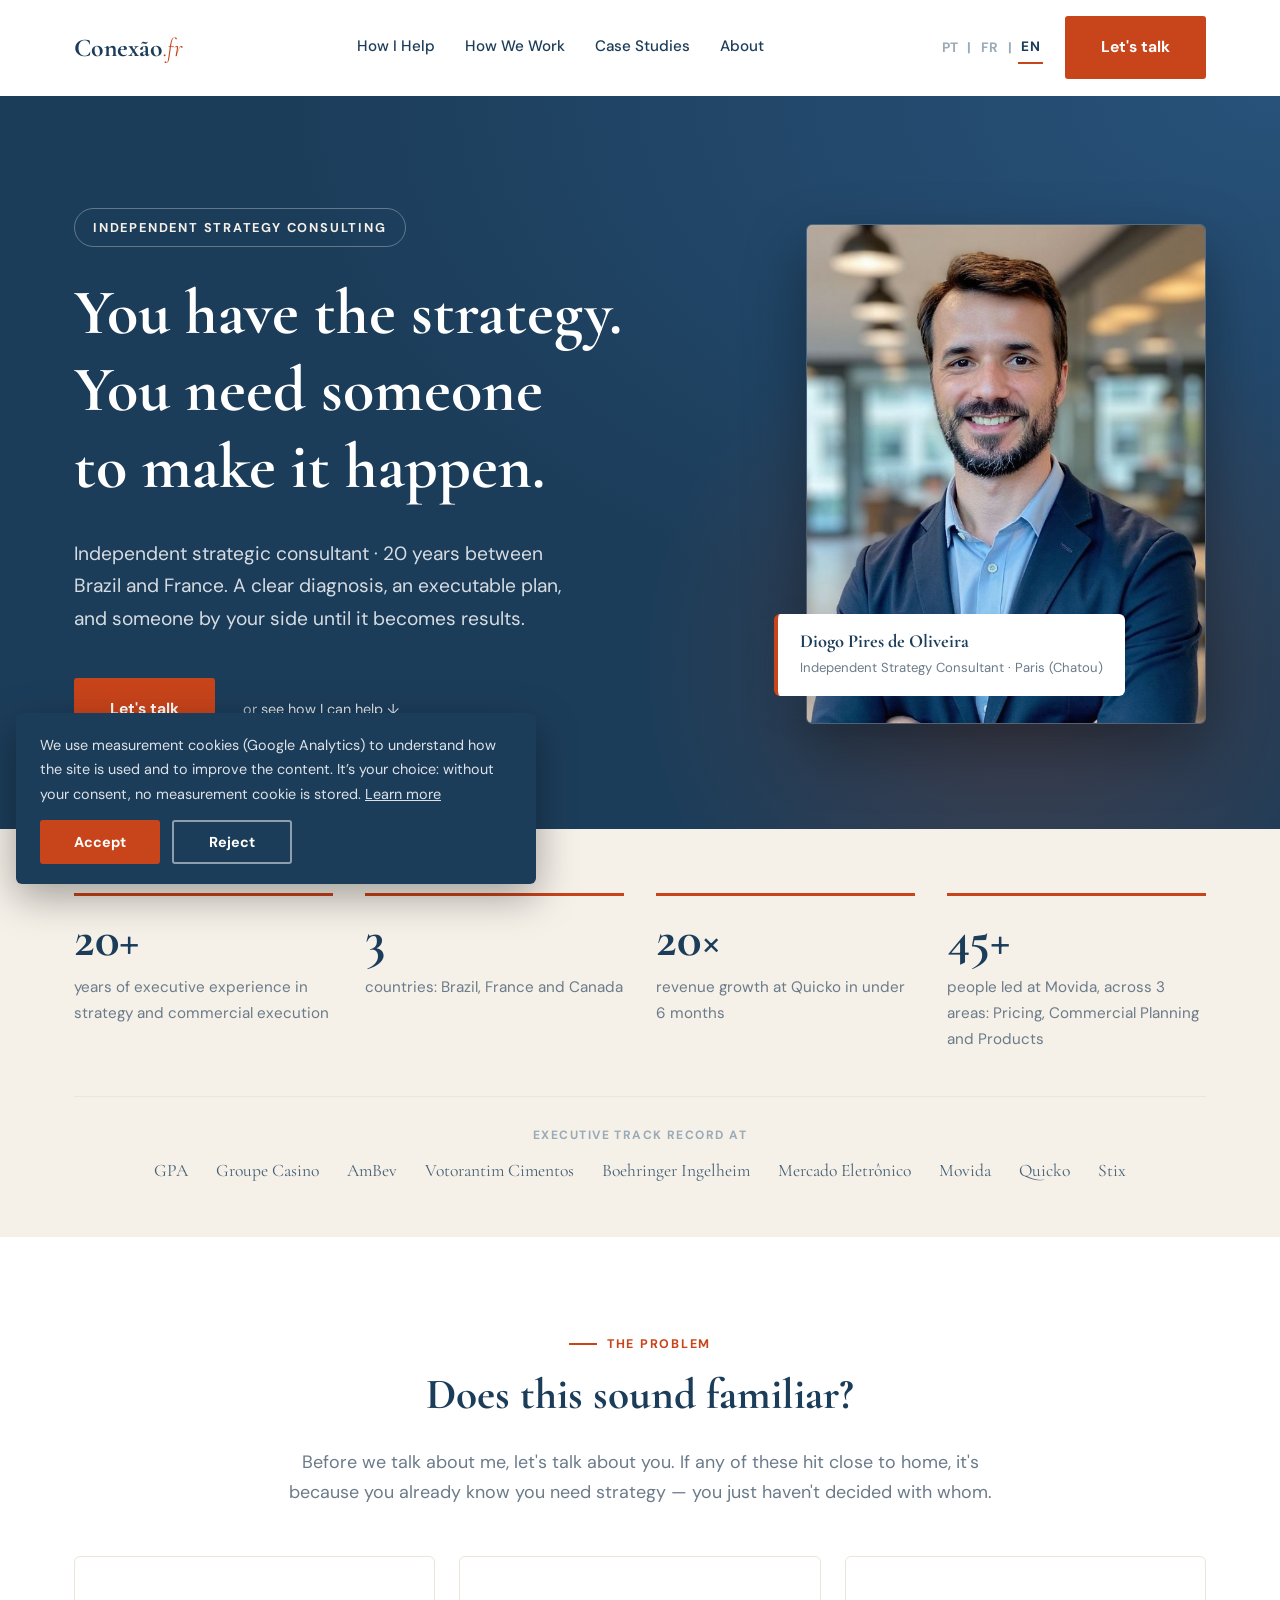
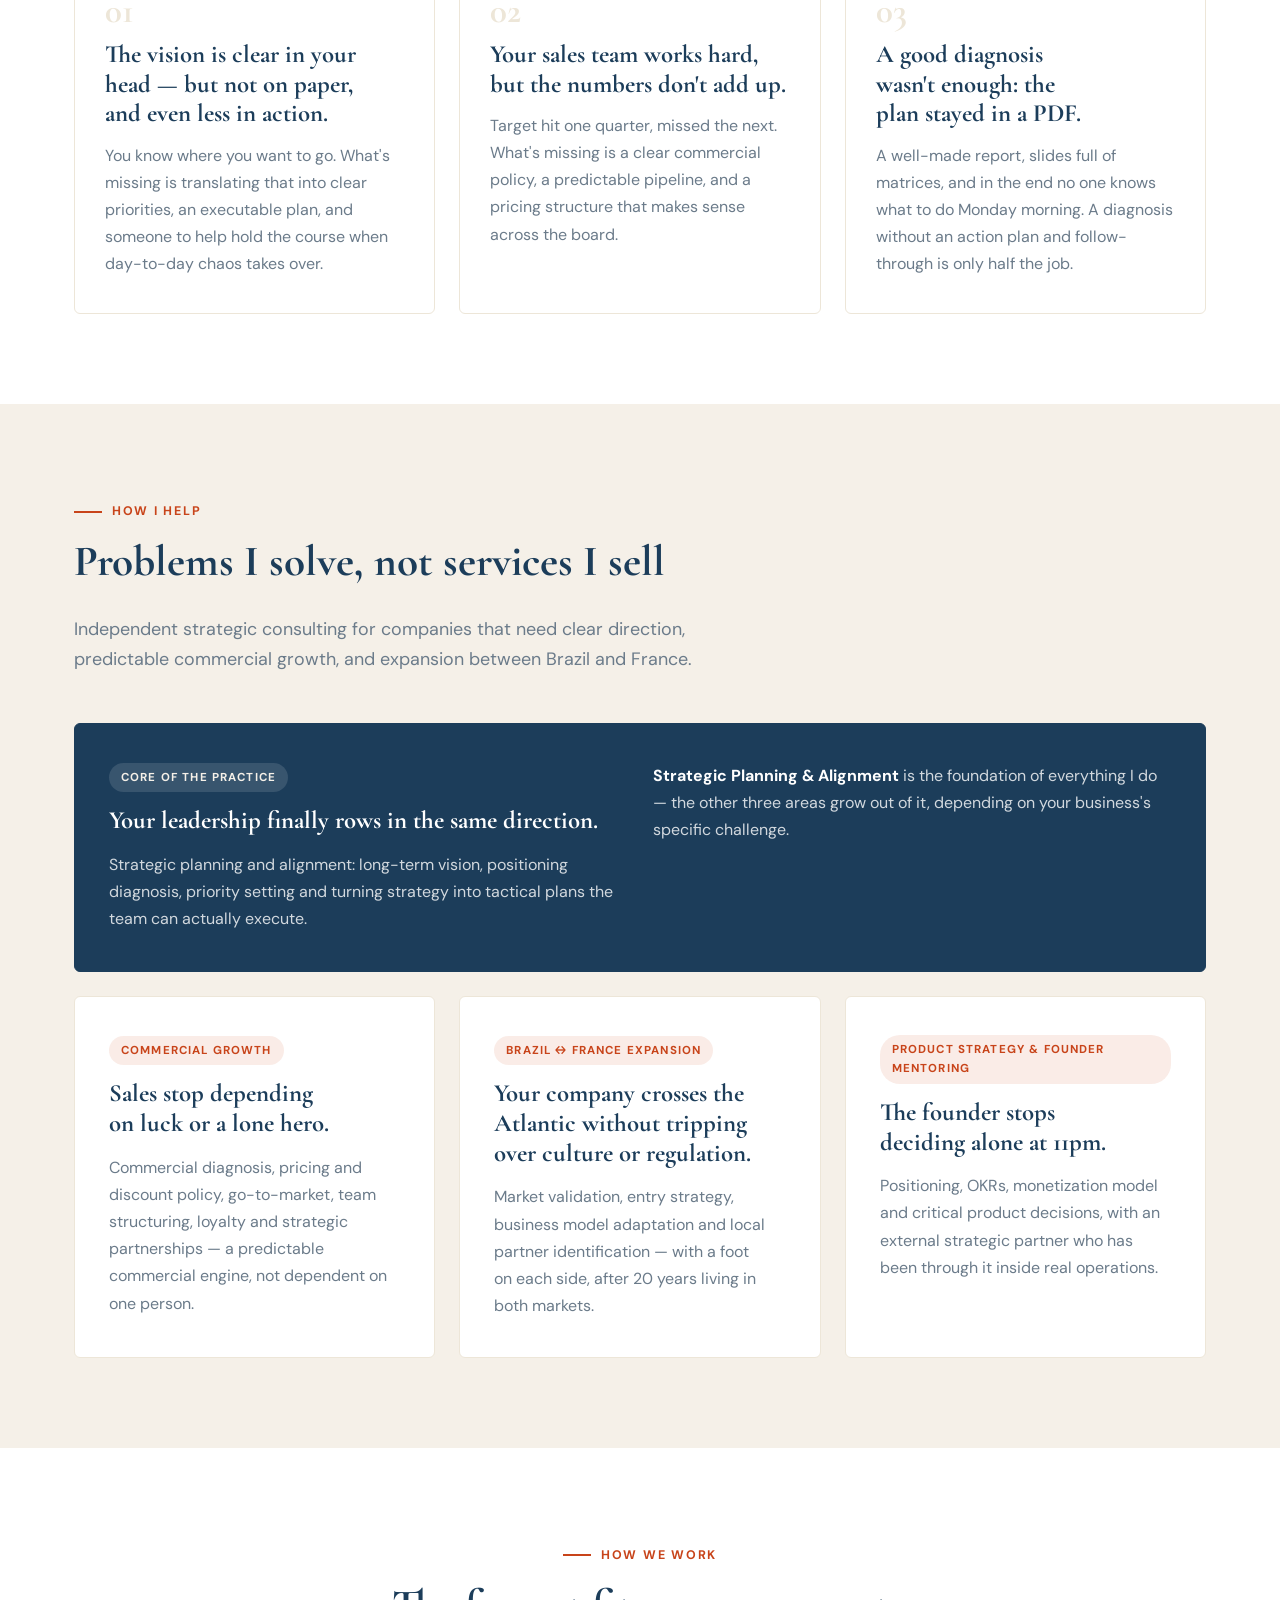
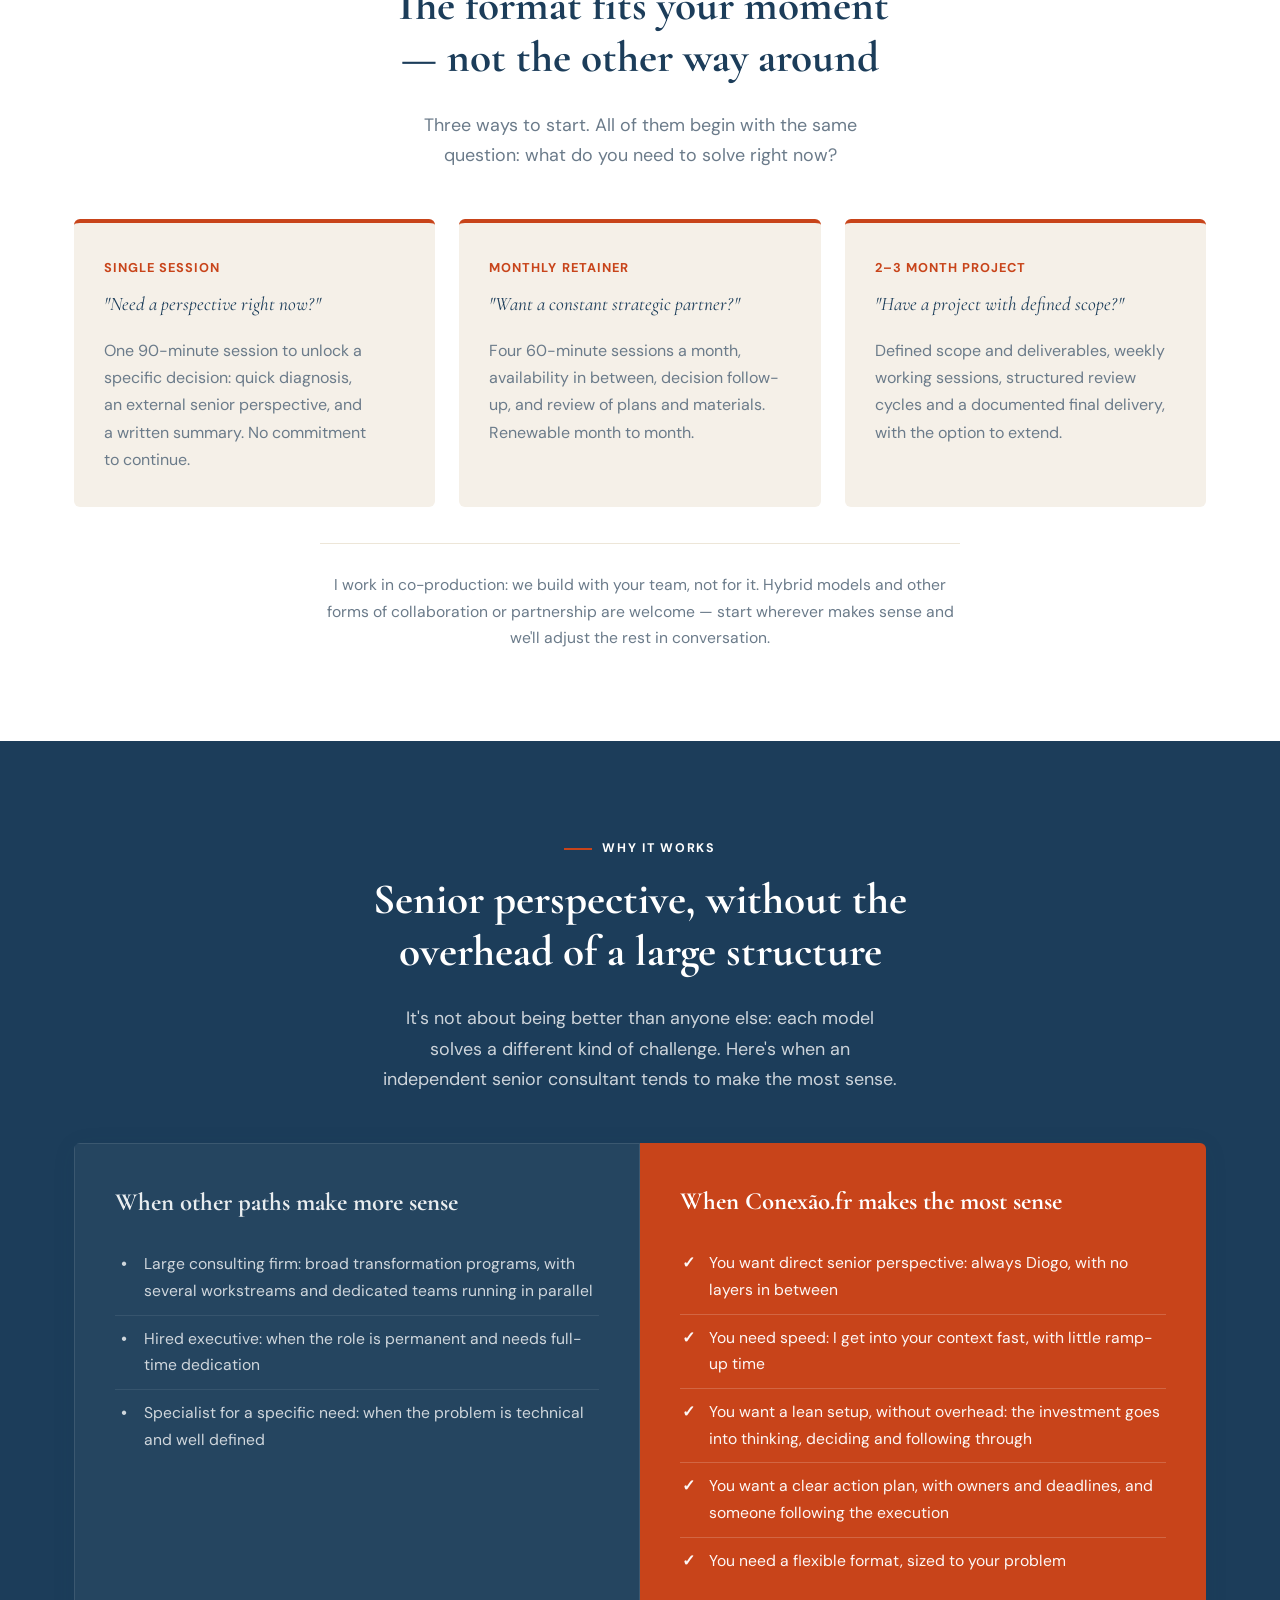
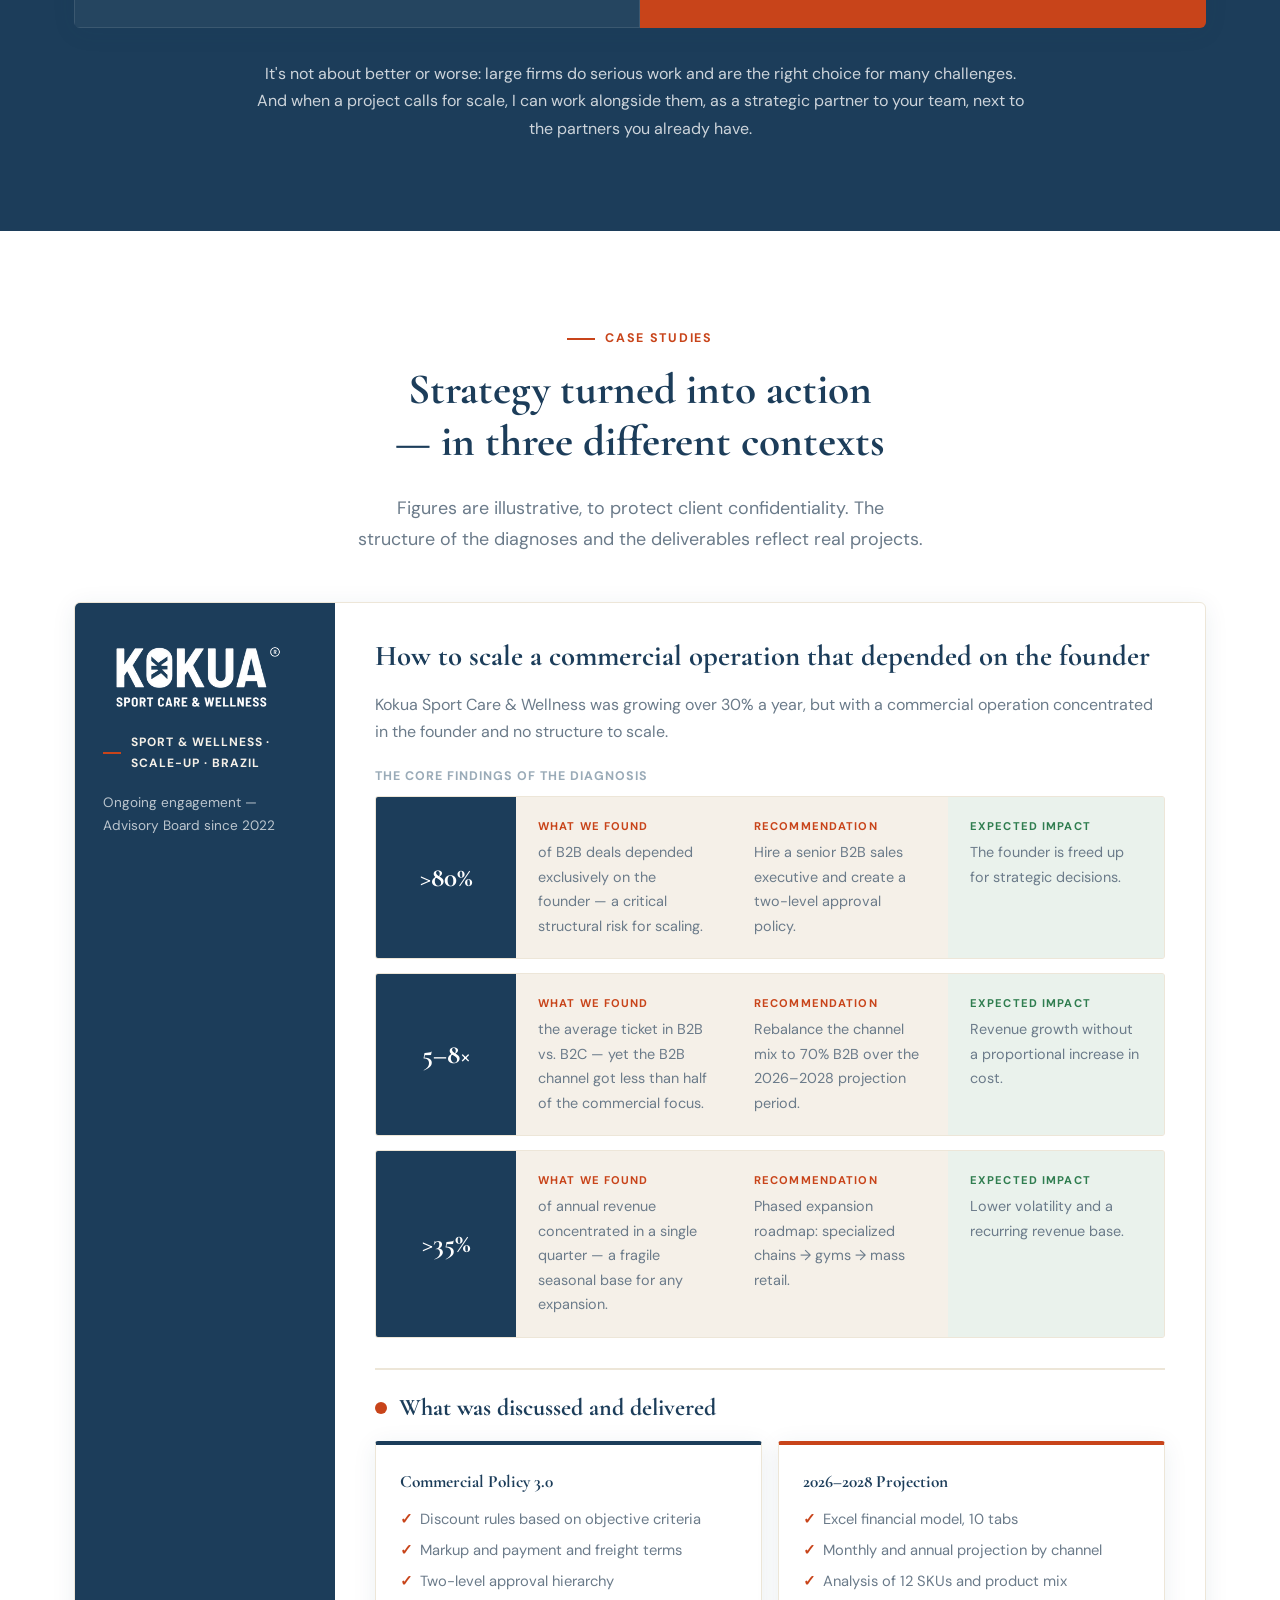
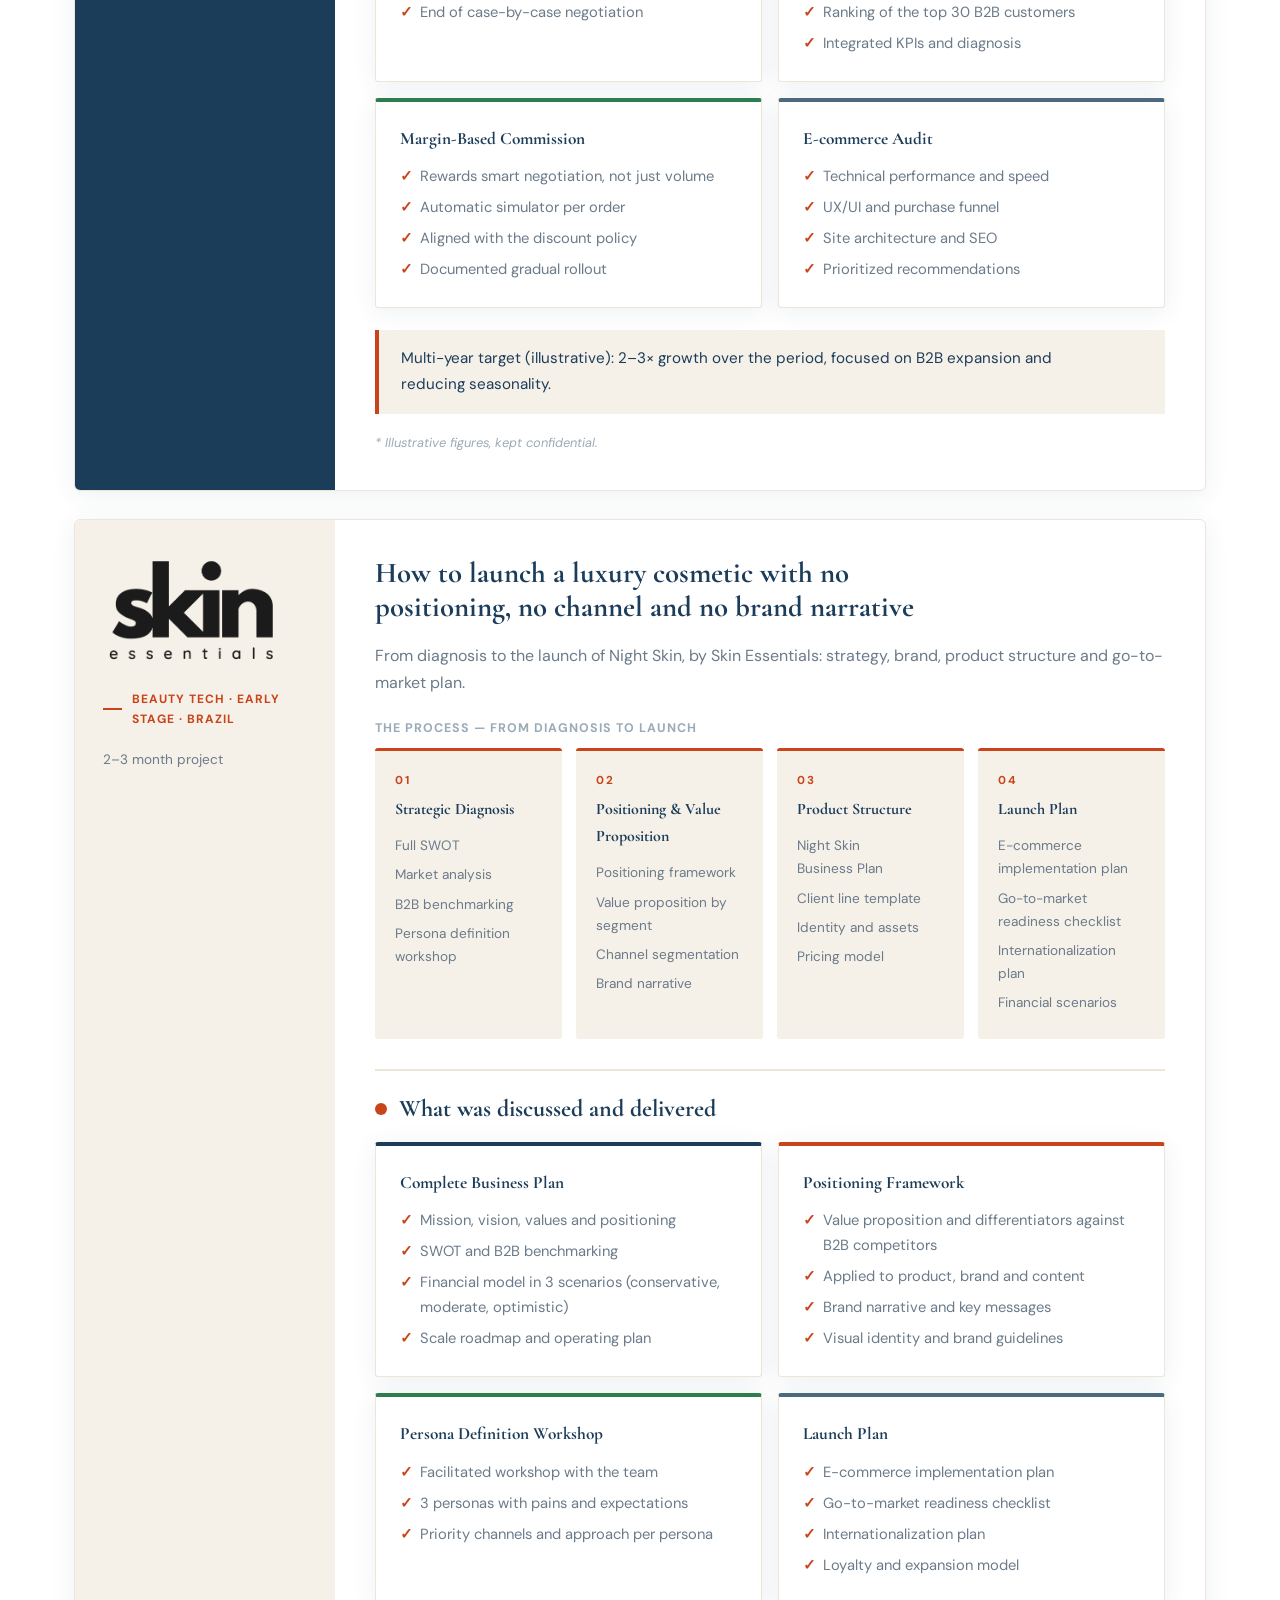
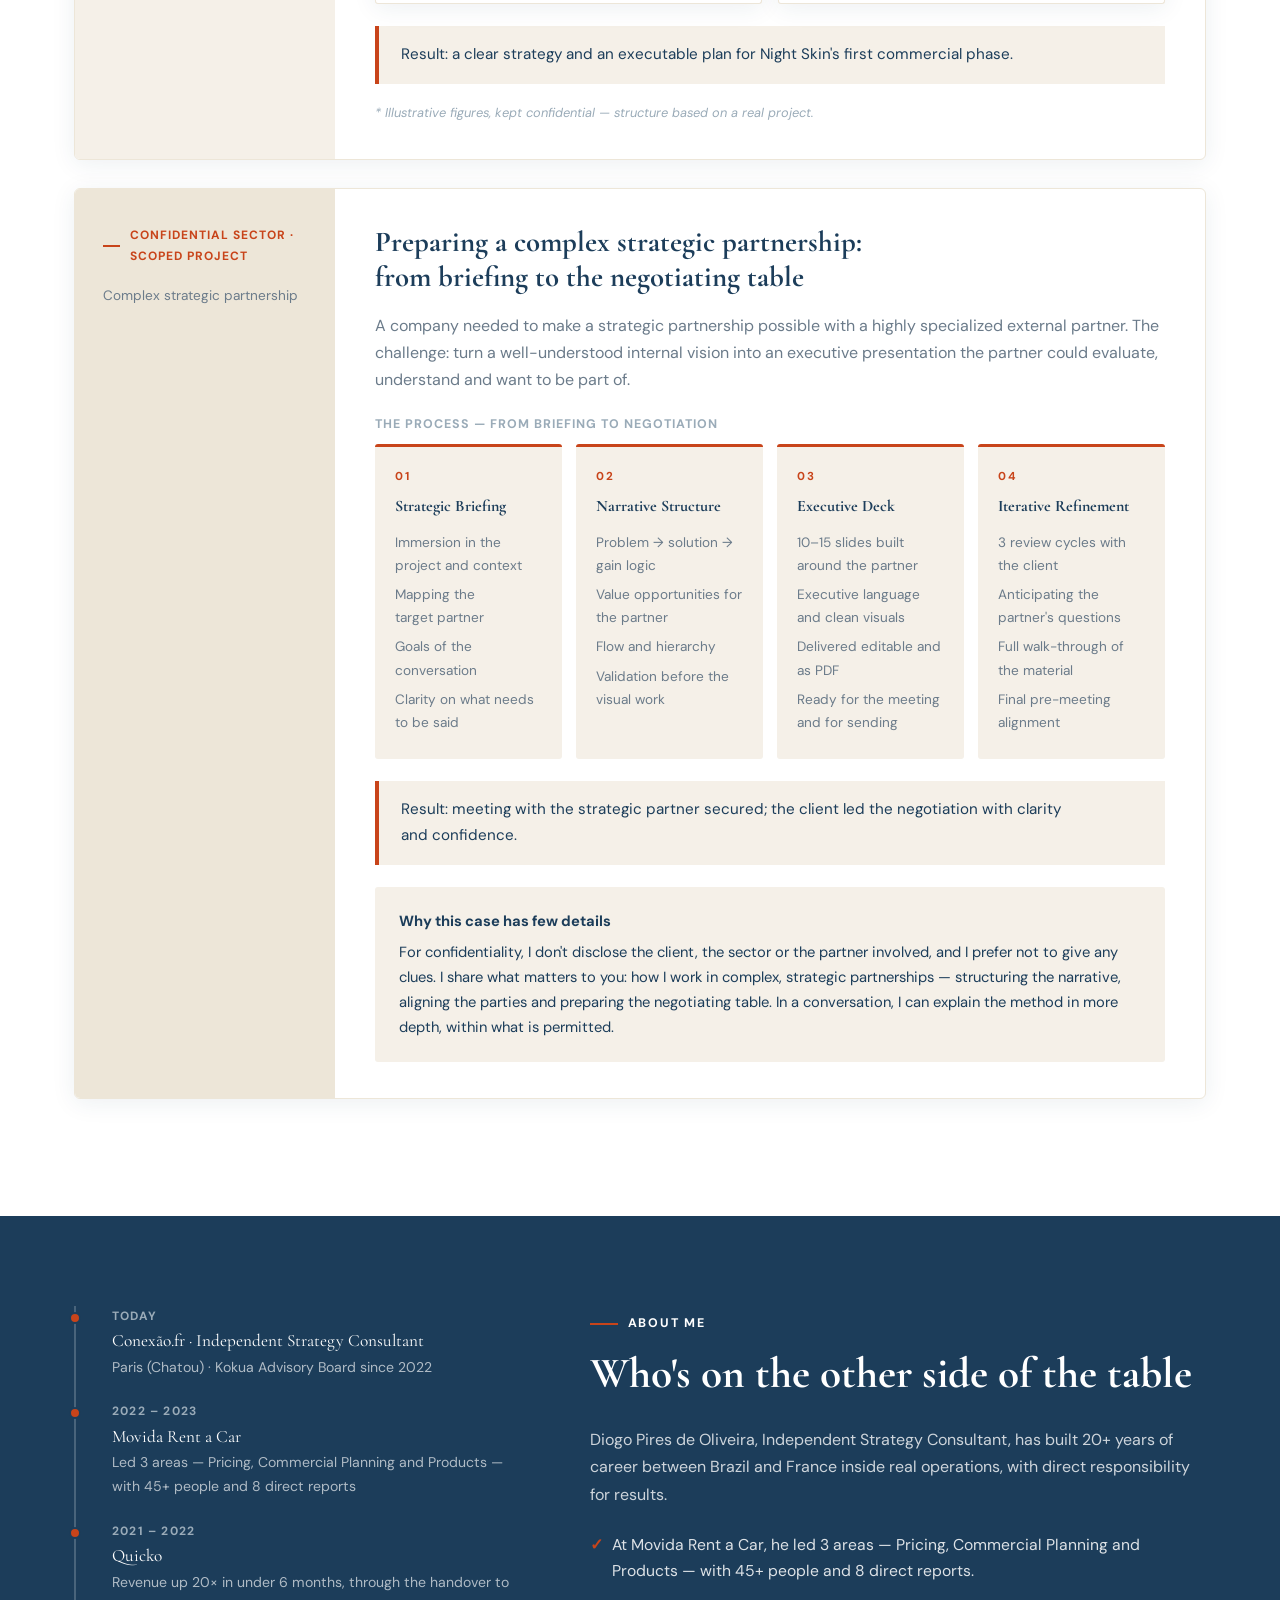
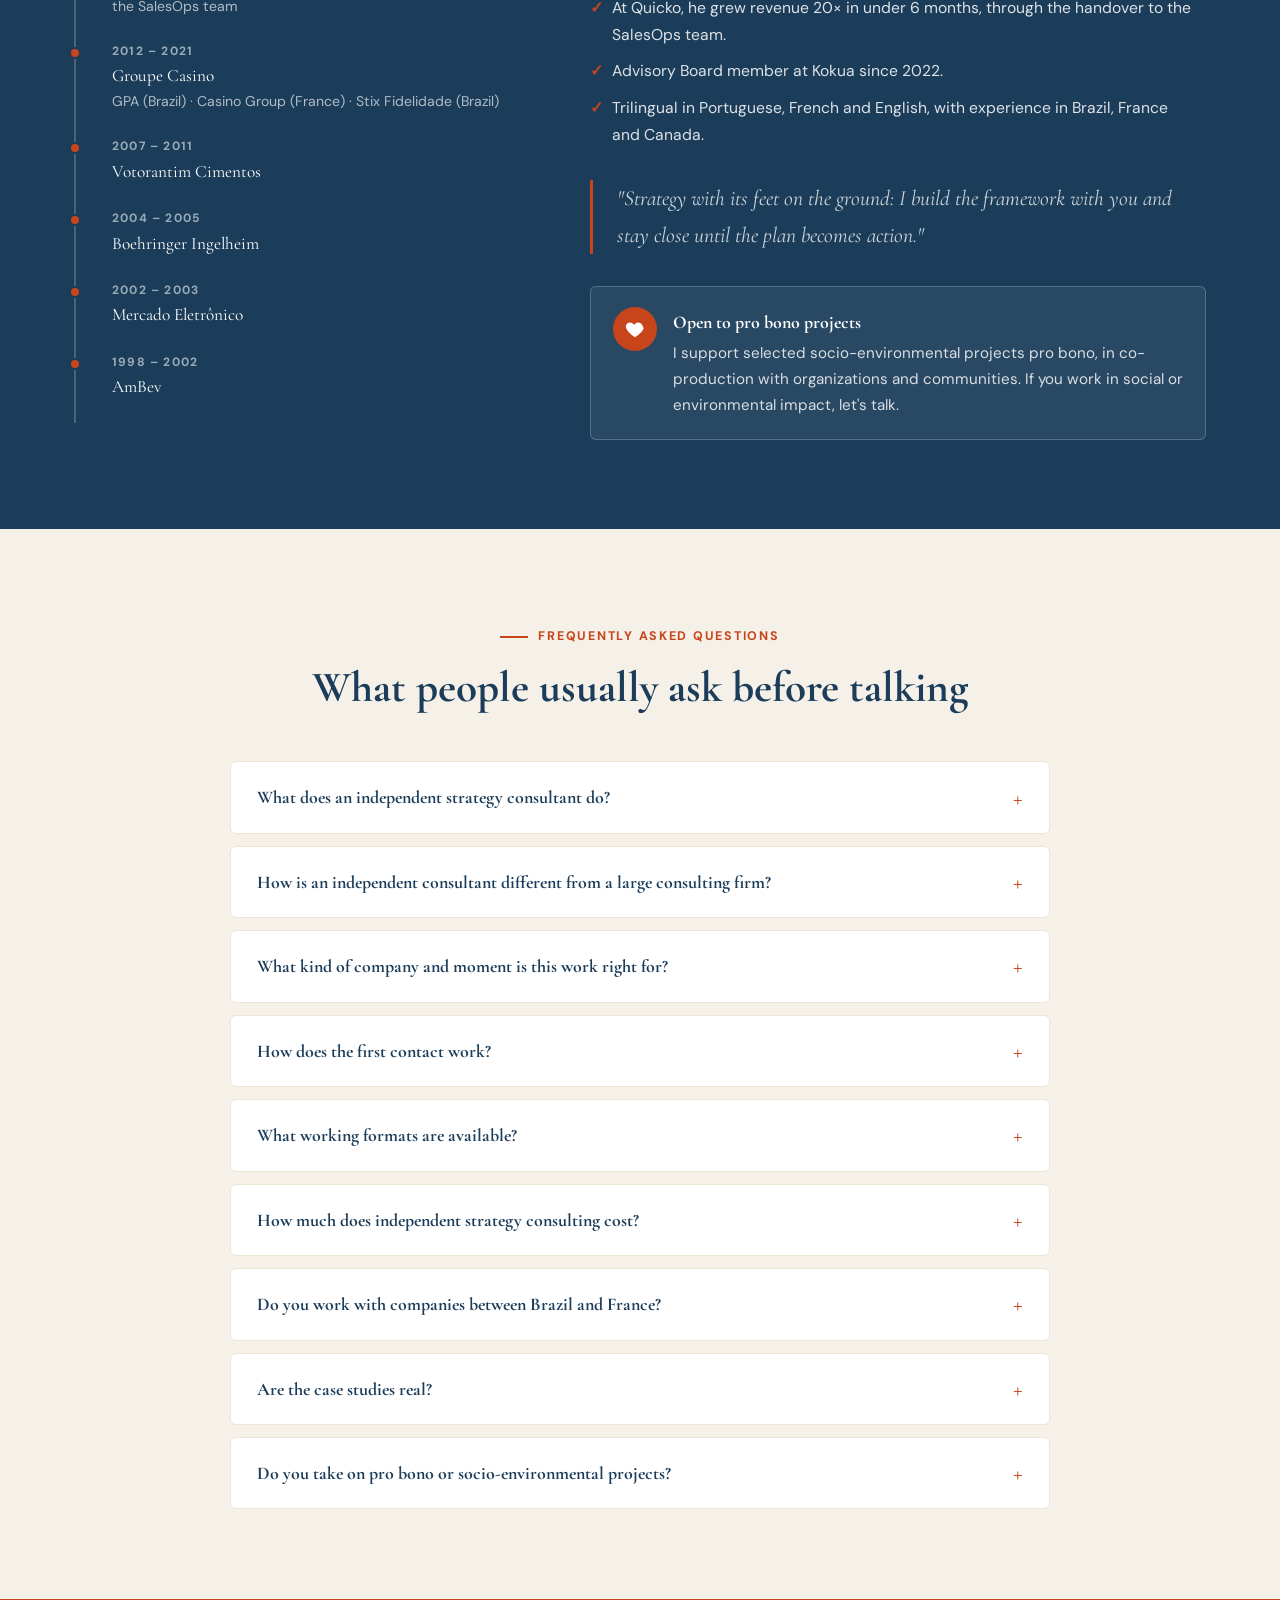
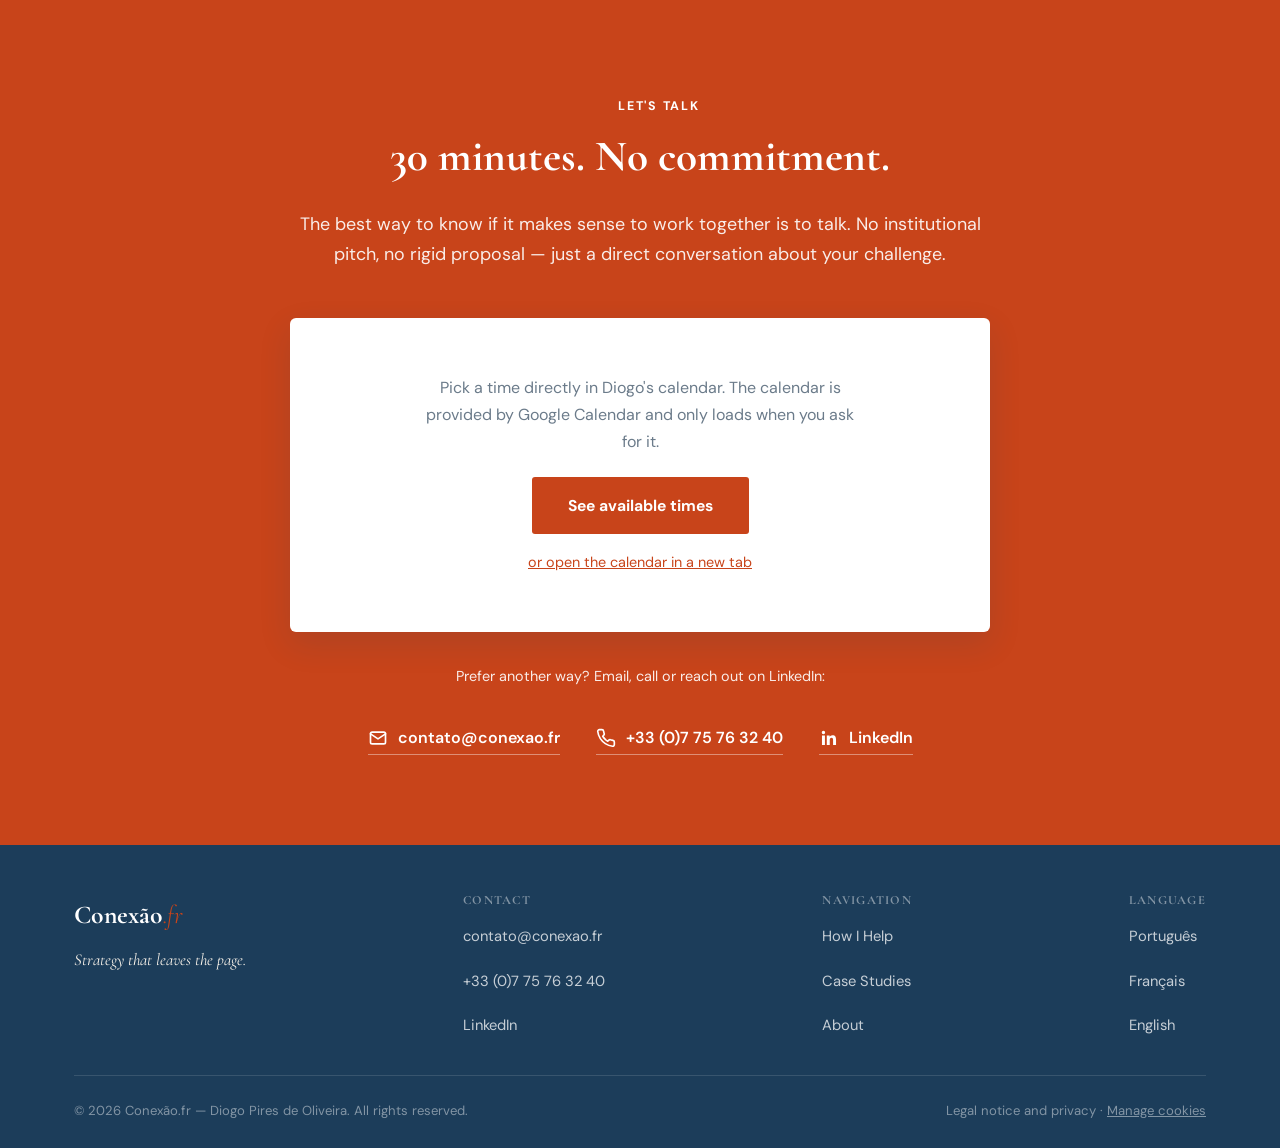
<file: en/index.html>
<!DOCTYPE html>
<html lang="en">
<head>
<meta charset="UTF-8">
<meta name="viewport" content="width=device-width, initial-scale=1.0">

<!-- Consent Mode v2: everything denied by default; the banner (assets/site.js) updates it based on the visitor's choice -->
<script>
window.dataLayer = window.dataLayer || [];
function gtag(){ dataLayer.push(arguments); }
gtag('consent', 'default', {
  ad_storage: 'denied', ad_user_data: 'denied', ad_personalization: 'denied', analytics_storage: 'denied',
  wait_for_update: 500
});
gtag('set', 'ads_data_redaction', true);
</script>
<!-- Google Tag Manager -->
<script>(function(w,d,s,l,i){w[l]=w[l]||[];w[l].push({'gtm.start':
new Date().getTime(),event:'gtm.js'});var f=d.getElementsByTagName(s)[0],
j=d.createElement(s),dl=l!='dataLayer'?'&l='+l:'';j.async=true;j.src=
'https://www.googletagmanager.com/gtm.js?id='+i+dl;f.parentNode.insertBefore(j,f);
})(window,document,'script','dataLayer','GTM-M29VZQ7R');</script>
<!-- End Google Tag Manager -->

<title>Diogo Pires de Oliveira | Independent Strategy Consultant Brazil-France</title>
<meta name="description" content="Independent strategy consultant with 20+ years between Brazil and France. Diogo Pires de Oliveira helps companies turn strategy into action: strategic planning, commercial growth, Brazil-France expansion and founder mentoring.">
<meta name="keywords" content="independent strategy consultant, strategic consulting Brazil France, business strategy advisor, Brazil France market expansion, startup founder strategy mentoring">
<meta name="author" content="Diogo Pires de Oliveira">
<meta name="robots" content="index, follow, max-image-preview:large">
<link rel="canonical" href="https://conexao.fr/en/">
<link rel="icon" href="/favicon.svg" type="image/svg+xml">

<link rel="alternate" hreflang="pt-BR" href="https://conexao.fr/">
<link rel="alternate" hreflang="fr" href="https://conexao.fr/fr/">
<link rel="alternate" hreflang="en" href="https://conexao.fr/en/">
<link rel="alternate" hreflang="x-default" href="https://conexao.fr/">

<meta property="og:type" content="website">
<meta property="og:site_name" content="Conexão.fr">
<meta property="og:locale" content="en_US">
<meta property="og:locale:alternate" content="pt_BR">
<meta property="og:locale:alternate" content="fr_FR">
<meta property="og:title" content="Diogo Pires de Oliveira | Independent Strategy Consultant Brazil-France">
<meta property="og:description" content="You have the strategy. You need someone to make it happen. Independent strategic consulting, 20+ years between Brazil and France.">
<meta property="og:url" content="https://conexao.fr/en/">
<meta property="og:image" content="https://conexao.fr/assets/og-image.png">
<meta property="og:image:width" content="1200">
<meta property="og:image:height" content="630">
<meta property="og:image:alt" content="Conexão.fr — Diogo Pires de Oliveira, Independent Strategy Consultant">

<meta name="twitter:card" content="summary_large_image">
<meta name="twitter:title" content="Diogo Pires de Oliveira | Independent Strategy Consultant Brazil-France">
<meta name="twitter:description" content="Independent strategic consulting, 20+ years between Brazil and France. Strategy that leaves the page.">
<meta name="twitter:image" content="https://conexao.fr/assets/og-image.png">

<link rel="preconnect" href="https://fonts.googleapis.com">
<link rel="preconnect" href="https://fonts.gstatic.com" crossorigin>
<link href="https://fonts.googleapis.com/css2?family=Cormorant+Garamond:ital,wght@0,400;0,600;0,700;1,400;1,500&family=DM+Sans:wght@400;500;600;700&display=swap" rel="stylesheet">
<link rel="stylesheet" href="/assets/site.css">

<script type="application/ld+json">
{
  "@context": "https://schema.org",
  "@graph": [
    {
      "@type": "Person",
      "@id": "https://conexao.fr/#diogo",
      "name": "Diogo Pires de Oliveira",
      "jobTitle": "Independent Strategy Consultant",
      "description": "Independent strategy consultant with 20+ years of experience between Brazil and France, specialized in strategic planning, commercial growth, pricing and international expansion. Advisory Board member at Kokua since 2022.",
      "url": "https://conexao.fr/en/",
      "image": "https://conexao.fr/assets/foto-diogo.jpg",
      "email": "contato@conexao.fr",
      "telephone": "+33775763240",
      "address": { "@type": "PostalAddress", "addressLocality": "Chatou", "postalCode": "78400", "addressCountry": "FR" },
      "worksFor": { "@id": "https://conexao.fr/#conexaofr" },
      "knowsLanguage": ["pt-BR", "fr", "en"],
      "knowsAbout": ["Strategic planning", "Commercial strategy", "Pricing", "Go-to-market", "Brazil-France expansion", "Product strategy", "Founder mentoring"],
      "alumniOf": [
        { "@type": "Organization", "name": "AmBev" },
        { "@type": "Organization", "name": "Mercado Eletrônico" },
        { "@type": "Organization", "name": "Boehringer Ingelheim" },
        { "@type": "Organization", "name": "Votorantim Cimentos" },
        { "@type": "Organization", "name": "Groupe Casino" },
        { "@type": "Organization", "name": "GPA - Grupo Pão de Açúcar" },
        { "@type": "Organization", "name": "Stix Fidelidade" },
        { "@type": "Organization", "name": "Quicko" },
        { "@type": "Organization", "name": "Movida" }
      ],
      "memberOf": { "@type": "Organization", "name": "Kokua Sport Care & Wellness", "description": "Advisory Board since 2022" },
      "sameAs": ["https://www.linkedin.com/in/diogooliveira"]
    },
    {
      "@type": "ProfessionalService",
      "@id": "https://conexao.fr/#conexaofr",
      "name": "Conexão.fr",
      "founder": { "@id": "https://conexao.fr/#diogo" },
      "description": "Independent strategic consulting for companies that need strategic planning, commercial growth and expansion between Brazil and France.",
      "url": "https://conexao.fr/en/",
      "logo": "https://conexao.fr/favicon.svg",
      "image": "https://conexao.fr/assets/og-image.png",
      "email": "contato@conexao.fr",
      "telephone": "+33775763240",
      "address": { "@type": "PostalAddress", "addressLocality": "Chatou", "postalCode": "78400", "addressCountry": "FR" },
      "areaServed": ["Brazil", "France"],
      "availableLanguage": ["Portuguese", "French", "English"],
      "slogan": "Strategy that leaves the page.",
      "hasOfferCatalog": {
        "@type": "OfferCatalog",
        "name": "Areas of work",
        "itemListElement": [
          { "@type": "Offer", "itemOffered": { "@type": "Service", "name": "Strategic Planning & Alignment" } },
          { "@type": "Offer", "itemOffered": { "@type": "Service", "name": "Commercial Growth" } },
          { "@type": "Offer", "itemOffered": { "@type": "Service", "name": "Brazil ↔ France Expansion" } },
          { "@type": "Offer", "itemOffered": { "@type": "Service", "name": "Product Strategy & Founder Mentoring" } }
        ]
      }
    },
    {
      "@type": "FAQPage",
      "@id": "https://conexao.fr/en/#faq",
      "inLanguage": "en",
      "mainEntity": [
        { "@type": "Question", "name": "What does an independent strategy consultant do?",
          "acceptedAnswer": { "@type": "Answer", "text": "An independent strategy consultant helps a company decide where to go, prioritize what matters and turn that into an executable plan, without being tied to a large firm. Diogo Pires de Oliveira works directly with the client and stays involved until the plan becomes action." } },
        { "@type": "Question", "name": "How is an independent consultant different from a large consulting firm?",
          "acceptedAnswer": { "@type": "Answer", "text": "Large consulting firms are the best choice for broad programs, with several workstreams and teams running in parallel. An independent senior consultant makes more sense when you need direct senior perspective, speed and a lean setup, without overhead. With Conexão.fr you always talk to Diogo and, when a project calls for scale, I can work alongside your team and the partners you already have." } },
        { "@type": "Question", "name": "What kind of company and moment is this work right for?",
          "acceptedAnswer": { "@type": "Answer", "text": "SMEs, scale-ups and founders who have a vision but can't get it off the page; whose sales depend on a few people; who need to build structure before scaling; or who want to grow between Brazil and France without improvising." } },
        { "@type": "Question", "name": "How does the first contact work?",
          "acceptedAnswer": { "@type": "Answer", "text": "With a 30-minute conversation, no commitment, booked directly on the site. You don't need to have everything figured out beforehand: the conversation is there to understand where you are, where you want to go and which format makes the most sense." } },
        { "@type": "Question", "name": "What working formats are available?",
          "acceptedAnswer": { "@type": "Answer", "text": "A single 90-minute session with a written summary; a monthly retainer with four 60-minute sessions and availability in between; or a 2 to 3 month project with defined scope and deliverables. Hybrid models and other forms of collaboration are welcome." } },
        { "@type": "Question", "name": "How much does independent strategy consulting cost?",
          "acceptedAnswer": { "@type": "Answer", "text": "The investment depends on the format and scope. In the 30-minute conversation I understand your challenge and recommend the most suitable format, with a clear proposal before any commitment." } },
        { "@type": "Question", "name": "Do you work with companies between Brazil and France?",
          "acceptedAnswer": { "@type": "Answer", "text": "Yes. Diogo Pires de Oliveira has more than 20 years of experience between the two countries and works in Portuguese, French and English. Support includes market validation, entry strategy, business model adaptation and identifying local partners." } },
        { "@type": "Question", "name": "Are the case studies real?",
          "acceptedAnswer": { "@type": "Answer", "text": "Yes, they reflect real projects. The figures are illustrative and some details are omitted to protect client confidentiality." } },
        { "@type": "Question", "name": "Do you take on pro bono or socio-environmental projects?",
          "acceptedAnswer": { "@type": "Answer", "text": "Yes. I'm open to supporting selected socio-environmental projects pro bono, in co-production with organizations and communities. If you work in social or environmental impact, write to me or book a conversation." } }
      ]
    }
  ]
}
</script>
</head>
<body>
<!-- Google Tag Manager (noscript) -->
<noscript><iframe src="https://www.googletagmanager.com/ns.html?id=GTM-M29VZQ7R" height="0" width="0" style="display:none;visibility:hidden"></iframe></noscript>
<!-- End Google Tag Manager (noscript) -->
<a class="skip-link" href="#main">Skip to content</a>

<header class="nav" id="siteNav">
  <div class="nav-inner">
    <a href="#hero" class="logo" aria-label="Conexão.fr — home">
      <span class="logo-main">Conexão</span><span class="logo-suffix">.fr</span>
    </a>

    <button class="nav-toggle" id="navToggle" aria-label="Open menu" aria-expanded="false" aria-controls="navLinks">
      <span></span><span></span><span></span>
    </button>

    <nav class="nav-links" id="navLinks" aria-label="Main navigation">
      <a href="#help">How I Help</a>
      <a href="#models">How We Work</a>
      <a href="#cases">Case Studies</a>
      <a href="#about">About</a>
      <div class="lang-switch lang-switch--menu" aria-label="Language selector">
        <a href="/" hreflang="pt-BR" lang="pt-BR">PT</a>
        <span class="lang-sep">|</span>
        <a href="/fr/" hreflang="fr" lang="fr">FR</a>
        <span class="lang-sep">|</span>
        <a href="/en/" aria-current="page" hreflang="en" lang="en">EN</a>
      </div>
    </nav>

    <div class="nav-right">
      <div class="lang-switch" aria-label="Language selector">
        <a href="/" hreflang="pt-BR" lang="pt-BR">PT</a>
        <span class="lang-sep">|</span>
        <a href="/fr/" hreflang="fr" lang="fr">FR</a>
        <span class="lang-sep">|</span>
        <a href="/en/" aria-current="page" hreflang="en" lang="en">EN</a>
      </div>
      <a href="#contact" class="btn btn-primary">Let's talk</a>
    </div>
  </div>
</header>

<main id="main">

  <section class="hero" id="hero">
    <div class="container hero-grid">
      <div class="hero-inner">
        <span class="hero-eyebrow">Independent Strategy Consulting</span>
        <h1>You have the strategy. You need someone to make it happen.</h1>
        <p class="hero-sub">Independent strategic consultant&nbsp;· 20 years between Brazil and France. A clear diagnosis, an executable plan, and someone by your side until it becomes results.</p>
        <div class="hero-ctas">
          <a href="#contact" class="btn btn-primary">Let's talk</a>
          <span class="hero-scroll-hint">or <a href="#help">see how I can help ↓</a></span>
        </div>
      </div>
      <div class="hero-visual">
        <div class="hero-photo">
          <img src="/assets/foto-diogo.jpg" width="800" height="800" fetchpriority="high" alt="Diogo Pires de Oliveira, Independent Strategy Consultant">
        </div>
        <div class="hero-card">
          <strong>Diogo Pires de Oliveira</strong>
          <span>Independent Strategy Consultant · Paris (Chatou)</span>
        </div>
      </div>
    </div>
  </section>

  <section class="proof" id="proof" aria-label="Credentials">
    <div class="container">
      <div class="stats">
        <div class="stat">
          <div class="stat-num">20+</div>
          <div class="stat-label">years of executive experience in strategy and commercial execution</div>
        </div>
        <div class="stat">
          <div class="stat-num">3</div>
          <div class="stat-label">countries: Brazil, France and Canada</div>
        </div>
        <div class="stat">
          <div class="stat-num">20×</div>
          <div class="stat-label">revenue growth at Quicko in under 6 months</div>
        </div>
        <div class="stat">
          <div class="stat-num">45+</div>
          <div class="stat-label">people led at Movida, across 3 areas: Pricing, Commercial Planning and Products</div>
        </div>
      </div>
      <div class="proof-names">
        <span class="lead">Executive track record at</span>
        <span class="name">GPA</span>
        <span class="name">Groupe Casino</span>
        <span class="name">AmBev</span>
        <span class="name">Votorantim Cimentos</span>
        <span class="name">Boehringer Ingelheim</span>
        <span class="name">Mercado Eletrônico</span>
        <span class="name">Movida</span>
        <span class="name">Quicko</span>
        <span class="name">Stix</span>
      </div>
    </div>
  </section>

  <section class="section bg-white" id="problem">
    <div class="container">
      <div class="section-header center">
        <span class="eyebrow">The Problem</span>
        <h2>Does this sound familiar?</h2>
        <p class="lede">Before we talk about me, let's talk about you. If any of these hit close to home, it's because you already know you need strategy — you just haven't decided with whom.</p>
      </div>
      <div class="pain-grid">
        <div class="pain-card">
          <div class="pain-num">01</div>
          <h3>The vision is clear in your head — but not on paper, and even less in action.</h3>
          <p>You know where you want to go. What's missing is translating that into clear priorities, an executable plan, and someone to help hold the course when day-to-day chaos takes over.</p>
        </div>
        <div class="pain-card">
          <div class="pain-num">02</div>
          <h3>Your sales team works hard, but the numbers don't add up.</h3>
          <p>Target hit one quarter, missed the next. What's missing is a clear commercial policy, a predictable pipeline, and a pricing structure that makes sense across the board.</p>
        </div>
        <div class="pain-card">
          <div class="pain-num">03</div>
          <h3>A good diagnosis wasn't enough: the plan stayed in a PDF.</h3>
          <p>A well-made report, slides full of matrices, and in the end no one knows what to do Monday morning. A diagnosis without an action plan and follow-through is only half the job.</p>
        </div>
      </div>
    </div>
  </section>

  <section class="section bg-sand" id="help">
    <div class="container">
      <div class="section-header">
        <span class="eyebrow">How I Help</span>
        <h2>Problems I solve, not services I sell</h2>
        <p class="lede">Independent strategic consulting for companies that need clear direction, predictable commercial growth, and expansion between Brazil and France.</p>
      </div>
      <div class="help-grid">
        <div class="help-card featured">
          <div>
            <span class="help-tag">Core of the practice</span>
            <h3>Your leadership finally rows in the same direction.</h3>
            <p>Strategic planning and alignment: long-term vision, positioning diagnosis, priority setting and turning strategy into tactical plans the team can actually execute.</p>
          </div>
          <div>
            <p><strong>Strategic Planning &amp; Alignment</strong> is the foundation of everything I do — the other three areas grow out of it, depending on your business's specific challenge.</p>
          </div>
        </div>
        <div class="help-card">
          <span class="help-tag">Commercial Growth</span>
          <h3>Sales stop depending on luck or a lone hero.</h3>
          <p>Commercial diagnosis, pricing and discount policy, go-to-market, team structuring, loyalty and strategic partnerships — a predictable commercial engine, not dependent on one person.</p>
        </div>
        <div class="help-card">
          <span class="help-tag">Brazil ↔ France Expansion</span>
          <h3>Your company crosses the Atlantic without tripping over culture or regulation.</h3>
          <p>Market validation, entry strategy, business model adaptation and local partner identification — with a foot on each side, after 20 years living in both markets.</p>
        </div>
        <div class="help-card">
          <span class="help-tag">Product Strategy &amp; Founder Mentoring</span>
          <h3>The founder stops deciding alone at 11pm.</h3>
          <p>Positioning, OKRs, monetization model and critical product decisions, with an external strategic partner who has been through it inside real operations.</p>
        </div>
      </div>
    </div>
  </section>

  <section class="section bg-white" id="models">
    <div class="container">
      <div class="section-header center">
        <span class="eyebrow">How We Work</span>
        <h2>The format fits your moment — not the other way around</h2>
        <p class="lede">Three ways to start. All of them begin with the same question: what do you need to solve right now?</p>
      </div>
      <div class="models-grid">
        <div class="model-card">
          <span class="model-name">Single Session</span>
          <p class="model-question">"Need a perspective right now?"</p>
          <p>One 90-minute session to unlock a specific decision: quick diagnosis, an external senior perspective, and a written summary. No commitment to continue.</p>
        </div>
        <div class="model-card">
          <span class="model-name">Monthly Retainer</span>
          <p class="model-question">"Want a constant strategic partner?"</p>
          <p>Four 60-minute sessions a month, availability in between, decision follow-up, and review of plans and materials. Renewable month to month.</p>
        </div>
        <div class="model-card">
          <span class="model-name">2–3 Month Project</span>
          <p class="model-question">"Have a project with defined scope?"</p>
          <p>Defined scope and deliverables, weekly working sessions, structured review cycles and a documented final delivery, with the option to extend.</p>
        </div>
      </div>
      <p class="models-note">I work in co-production: we build with your team, not for it. Hybrid models and other forms of collaboration or partnership are welcome — start wherever makes sense and we'll adjust the rest in conversation.</p>
    </div>
  </section>

  <section class="section bg-navy" id="why">
    <div class="container">
      <div class="section-header center">
        <span class="eyebrow">Why It Works</span>
        <h2>Senior perspective, without the overhead of a large structure</h2>
        <p class="lede">It's not about being better than anyone else: each model solves a different kind of challenge. Here's when an independent senior consultant tends to make the most sense.</p>
      </div>
      <div class="compare-grid">
        <div class="compare-col market">
          <h3>When other paths make more sense</h3>
          <ul class="compare-list">
            <li><span class="compare-icon">•</span> Large consulting firm: broad transformation programs, with several workstreams and dedicated teams running in parallel</li>
            <li><span class="compare-icon">•</span> Hired executive: when the role is permanent and needs full-time dedication</li>
            <li><span class="compare-icon">•</span> Specialist for a specific need: when the problem is technical and well defined</li>
          </ul>
        </div>
        <div class="compare-col us">
          <h3>When Conexão.fr makes the most sense</h3>
          <ul class="compare-list">
            <li><span class="compare-icon">✓</span> You want direct senior perspective: always Diogo, with no layers in between</li>
            <li><span class="compare-icon">✓</span> You need speed: I get into your context fast, with little ramp-up time</li>
            <li><span class="compare-icon">✓</span> You want a lean setup, without overhead: the investment goes into thinking, deciding and following through</li>
            <li><span class="compare-icon">✓</span> You want a clear action plan, with owners and deadlines, and someone following the execution</li>
            <li><span class="compare-icon">✓</span> You need a flexible format, sized to your problem</li>
          </ul>
        </div>
      </div>
      <p class="compare-note">It's not about better or worse: large firms do serious work and are the right choice for many challenges. And when a project calls for scale, I can work alongside them, as a strategic partner to your team, next to the partners you already have.</p>
    </div>
  </section>

  <section class="section bg-white" id="cases">
    <div class="container">
      <div class="section-header center">
        <span class="eyebrow">Case Studies</span>
        <h2>Strategy turned into action — in three different contexts</h2>
        <p class="lede">Figures are illustrative, to protect client confidentiality. The structure of the diagnoses and the deliverables reflect real projects.</p>
      </div>

      <article class="case">
        <div class="case-grid-2">
          <div class="case-side case-side--navy">
            <img class="case-logo" src="/assets/logo-kokua.png" width="330" height="138" loading="lazy" alt="Kokua Sport Care &amp; Wellness">
            <span class="case-sector eyebrow" style="margin:0">Sport &amp; Wellness · Scale-up · Brazil</span>
            <span class="case-format">Ongoing engagement — Advisory Board since 2022</span>
          </div>
          <div class="case-main">
            <h3>How to scale a commercial operation that depended on the founder</h3>
            <p>Kokua Sport Care &amp; Wellness was growing over 30% a year, but with a commercial operation concentrated in the founder and no structure to scale.</p>
            <h4 class="case-sub">The core findings of the diagnosis</h4>
            <div class="findings">
              <div class="finding">
                <div class="finding-num">&gt;80%</div>
                <div><b>What we found</b><span class="finding-figure">&gt;80%</span> of B2B deals depended exclusively on the founder — a critical structural risk for scaling.</div>
                <div><b>Recommendation</b>Hire a senior B2B sales executive and create a two-level approval policy.</div>
                <div class="finding-impact"><b>Expected impact</b>The founder is freed up for strategic decisions.</div>
              </div>
              <div class="finding">
                <div class="finding-num">5–8×</div>
                <div><b>What we found</b><span class="finding-figure">5–8×</span> the average ticket in B2B vs. B2C — yet the B2B channel got less than half of the commercial focus.</div>
                <div><b>Recommendation</b>Rebalance the channel mix to 70% B2B over the 2026–2028 projection period.</div>
                <div class="finding-impact"><b>Expected impact</b>Revenue growth without a proportional increase in cost.</div>
              </div>
              <div class="finding">
                <div class="finding-num">&gt;35%</div>
                <div><b>What we found</b><span class="finding-figure">&gt;35%</span> of annual revenue concentrated in a single quarter — a fragile seasonal base for any expansion.</div>
                <div><b>Recommendation</b>Phased expansion roadmap: specialized chains → gyms → mass retail.</div>
                <div class="finding-impact"><b>Expected impact</b>Lower volatility and a recurring revenue base.</div>
              </div>
            </div>
            <div class="case-delivered" data-case="kokua">
              <h4 class="case-delivered-title">What was discussed and delivered</h4>
              <div class="deliverables">
                <div class="deliv"><h5>Commercial Policy 3.0</h5><ul>
                  <li>Discount rules based on objective criteria</li>
                  <li>Markup and payment and freight terms</li>
                  <li>Two-level approval hierarchy</li>
                  <li>End of case-by-case negotiation</li></ul></div>
                <div class="deliv"><h5>2026–2028 Projection</h5><ul>
                  <li>Excel financial model, 10 tabs</li>
                  <li>Monthly and annual projection by channel</li>
                  <li>Analysis of 12 SKUs and product mix</li>
                  <li>Ranking of the top 30 B2B customers</li>
                  <li>Integrated KPIs and diagnosis</li></ul></div>
                <div class="deliv"><h5>Margin-Based Commission</h5><ul>
                  <li>Rewards smart negotiation, not just volume</li>
                  <li>Automatic simulator per order</li>
                  <li>Aligned with the discount policy</li>
                  <li>Documented gradual rollout</li></ul></div>
                <div class="deliv"><h5>E-commerce Audit</h5><ul>
                  <li>Technical performance and speed</li>
                  <li>UX/UI and purchase funnel</li>
                  <li>Site architecture and SEO</li>
                  <li>Prioritized recommendations</li></ul></div>
              </div>
              <p class="case-result">Multi-year target (illustrative): 2–3× growth over the period, focused on B2B expansion and reducing seasonality.</p>
            </div>
            <p class="case-note">* Illustrative figures, kept confidential.</p>
          </div>
        </div>
      </article>

      <article class="case">
        <div class="case-grid-2">
          <div class="case-side case-side--sand">
            <img class="case-logo" src="/assets/logo-skin-essentials.png" width="419" height="268" loading="lazy" alt="Skin Essentials">
            <span class="case-sector eyebrow" style="margin:0">Beauty Tech · Early Stage · Brazil</span>
            <span class="case-format">2–3 month project</span>
          </div>
          <div class="case-main">
            <h3>How to launch a luxury cosmetic with no positioning, no channel and no brand narrative</h3>
            <p>From diagnosis to the launch of Night Skin, by Skin Essentials: strategy, brand, product structure and go-to-market plan.</p>
            <h4 class="case-sub">The process — from diagnosis to launch</h4>
            <div class="steps">
              <div class="step"><h5><span class="step-n">01</span>Strategic Diagnosis</h5><ul>
                <li>Full SWOT</li><li>Market analysis</li><li>B2B benchmarking</li><li>Persona definition workshop</li></ul></div>
              <div class="step"><h5><span class="step-n">02</span>Positioning &amp; Value Proposition</h5><ul>
                <li>Positioning framework</li><li>Value proposition by segment</li><li>Channel segmentation</li><li>Brand narrative</li></ul></div>
              <div class="step"><h5><span class="step-n">03</span>Product Structure</h5><ul>
                <li>Night Skin Business Plan</li><li>Client line template</li><li>Identity and assets</li><li>Pricing model</li></ul></div>
              <div class="step"><h5><span class="step-n">04</span>Launch Plan</h5><ul>
                <li>E-commerce implementation plan</li><li>Go-to-market readiness checklist</li><li>Internationalization plan</li><li>Financial scenarios</li></ul></div>
            </div>
            <div class="case-delivered" data-case="skin-essentials">
              <h4 class="case-delivered-title">What was discussed and delivered</h4>
              <div class="deliverables">
                <div class="deliv"><h5>Complete Business Plan</h5><ul>
                  <li>Mission, vision, values and positioning</li>
                  <li>SWOT and B2B benchmarking</li>
                  <li>Financial model in 3 scenarios (conservative, moderate, optimistic)</li>
                  <li>Scale roadmap and operating plan</li></ul></div>
                <div class="deliv"><h5>Positioning Framework</h5><ul>
                  <li>Value proposition and differentiators against B2B competitors</li>
                  <li>Applied to product, brand and content</li>
                  <li>Brand narrative and key messages</li>
                  <li>Visual identity and brand guidelines</li></ul></div>
                <div class="deliv"><h5>Persona Definition Workshop</h5><ul>
                  <li>Facilitated workshop with the team</li>
                  <li>3 personas with pains and expectations</li>
                  <li>Priority channels and approach per persona</li></ul></div>
                <div class="deliv"><h5>Launch Plan</h5><ul>
                  <li>E-commerce implementation plan</li>
                  <li>Go-to-market readiness checklist</li>
                  <li>Internationalization plan</li>
                  <li>Loyalty and expansion model</li></ul></div>
              </div>
            </div>
            <p class="case-result">Result: a clear strategy and an executable plan for Night Skin's first commercial phase.</p>
            <p class="case-note">* Illustrative figures, kept confidential — structure based on a real project.</p>
          </div>
        </div>
      </article>

      <article class="case">
        <div class="case-grid-2">
          <div class="case-side case-side--sand-dark">
            <span class="case-sector eyebrow" style="margin:0">Confidential sector · Scoped project</span>
            <span class="case-format">Complex strategic partnership</span>
          </div>
          <div class="case-main">
            <h3>Preparing a complex strategic partnership: from briefing to the negotiating table</h3>
            <p>A company needed to make a strategic partnership possible with a highly specialized external partner. The challenge: turn a well-understood internal vision into an executive presentation the partner could evaluate, understand and want to be part of.</p>
            <h4 class="case-sub">The process — from briefing to negotiation</h4>
            <div class="steps">
              <div class="step"><h5><span class="step-n">01</span>Strategic Briefing</h5><ul>
                <li>Immersion in the project and context</li><li>Mapping the target partner</li><li>Goals of the conversation</li><li>Clarity on what needs to be said</li></ul></div>
              <div class="step"><h5><span class="step-n">02</span>Narrative Structure</h5><ul>
                <li>Problem → solution → gain logic</li><li>Value opportunities for the partner</li><li>Flow and hierarchy</li><li>Validation before the visual work</li></ul></div>
              <div class="step"><h5><span class="step-n">03</span>Executive Deck</h5><ul>
                <li>10–15 slides built around the partner</li><li>Executive language and clean visuals</li><li>Delivered editable and as PDF</li><li>Ready for the meeting and for sending</li></ul></div>
              <div class="step"><h5><span class="step-n">04</span>Iterative Refinement</h5><ul>
                <li>3 review cycles with the client</li><li>Anticipating the partner's questions</li><li>Full walk-through of the material</li><li>Final pre-meeting alignment</li></ul></div>
            </div>
            <p class="case-result">Result: meeting with the strategic partner secured; the client led the negotiation with clarity and confidence.</p>
            <div class="case-transparency">
              <strong>Why this case has few details</strong>
              For confidentiality, I don't disclose the client, the sector or the partner involved, and I prefer not to give any clues. I share what matters to you: how I work in complex, strategic partnerships — structuring the narrative, aligning the parties and preparing the negotiating table. In a conversation, I can explain the method in more depth, within what is permitted.
            </div>
          </div>
        </div>
      </article>
    </div>
  </section>

  <section class="section bg-navy" id="about">
    <div class="container about-grid">
      <div>
        <ul class="timeline" aria-label="Career timeline">
          <li><span class="when">Today</span><span class="what">Conexão.fr · Independent Strategy Consultant</span><span class="detail">Paris (Chatou) · Kokua Advisory Board since 2022</span></li>
          <li><span class="when">2022 – 2023</span><span class="what">Movida Rent a Car</span><span class="detail">Led 3 areas — Pricing, Commercial Planning and Products — with 45+ people and 8 direct reports</span></li>
          <li><span class="when">2021 – 2022</span><span class="what">Quicko</span><span class="detail">Revenue up 20× in under 6 months, through the handover to the SalesOps team</span></li>
          <li><span class="when">2012 – 2021</span><span class="what">Groupe Casino</span><span class="detail">GPA (Brazil) · Casino&nbsp;Group (France) · Stix&nbsp;Fidelidade (Brazil)</span></li>
          <li><span class="when">2007 – 2011</span><span class="what">Votorantim Cimentos</span></li>
          <li><span class="when">2004 – 2005</span><span class="what">Boehringer Ingelheim</span></li>
          <li><span class="when">2002 – 2003</span><span class="what">Mercado Eletrônico</span></li>
          <li><span class="when">1998 – 2002</span><span class="what">AmBev</span></li>
        </ul>
      </div>
      <div>
        <span class="eyebrow">About Me</span>
        <h2>Who's on the other side of the table</h2>
        <p>Diogo Pires de Oliveira, Independent Strategy Consultant, has built 20+ years of career between Brazil and France inside real operations, with direct responsibility for results.</p>
        <ul class="about-facts">
          <li>At Movida Rent a Car, he led 3 areas — Pricing, Commercial Planning and Products — with 45+ people and 8 direct reports.</li>
          <li>At Quicko, he grew revenue 20× in under 6 months, through the handover to the SalesOps team.</li>
          <li>Advisory Board member at Kokua since 2022.</li>
          <li>Trilingual in Portuguese, French and English, with experience in Brazil, France and Canada.</li>
        </ul>
        <p class="about-quote">"Strategy with its feet on the ground: I build the framework with you and stay close until the plan becomes action."</p>
        <div class="probono"><span class="probono-icon"><svg viewBox="0 0 24 24" width="22" height="22" fill="currentColor" aria-hidden="true" focusable="false"><path d="M12 21s-7.2-4.6-9.4-9.3C1.1 8.5 3 5 6.5 5c2 0 3.5 1.1 4.5 2.6C12 6.1 13.5 5 15.5 5 19 5 20.9 8.5 21.4 11.7 19.2 16.4 12 21 12 21z"/></svg></span><div><strong>Open to pro bono projects</strong><p>I support selected socio-environmental projects pro bono, in co-production with organizations and communities. If you work in social or environmental impact, let's talk.</p></div></div>
      </div>
    </div>
  </section>

  <section class="section bg-sand" id="faq">
    <div class="container">
      <div class="section-header center">
        <span class="eyebrow">Frequently Asked Questions</span>
        <h2>What people usually ask before talking</h2>
      </div>
      <div class="faq-list">
        <details class="faq-item"><summary>What does an independent strategy consultant do?</summary>
          <p>An independent strategy consultant helps a company decide where to go, prioritize what matters and turn that into an executable plan, without being tied to a large firm. Diogo Pires de Oliveira works directly with the client and stays involved until the plan becomes action.</p></details>
        <details class="faq-item"><summary>How is an independent consultant different from a large consulting firm?</summary>
          <p>Large consulting firms are the best choice for broad programs, with several workstreams and teams running in parallel. An independent senior consultant makes more sense when you need direct senior perspective, speed and a lean setup, without overhead. With Conexão.fr you always talk to Diogo and, when a project calls for scale, I can work alongside your team and the partners you already have.</p></details>
        <details class="faq-item"><summary>What kind of company and moment is this work right for?</summary>
          <p>SMEs, scale-ups and founders who have a vision but can't get it off the page; whose sales depend on a few people; who need to build structure before scaling; or who want to grow between Brazil and France without improvising.</p></details>
        <details class="faq-item"><summary>How does the first contact work?</summary>
          <p>With a 30-minute conversation, no commitment, booked directly on the site. You don't need to have everything figured out beforehand: the conversation is there to understand where you are, where you want to go and which format makes the most sense.</p></details>
        <details class="faq-item"><summary>What working formats are available?</summary>
          <p>A single 90-minute session with a written summary; a monthly retainer with four 60-minute sessions and availability in between; or a 2 to 3 month project with defined scope and deliverables. Hybrid models and other forms of collaboration are welcome.</p></details>
        <details class="faq-item"><summary>How much does independent strategy consulting cost?</summary>
          <p>The investment depends on the format and scope. In the 30-minute conversation I understand your challenge and recommend the most suitable format, with a clear proposal before any commitment.</p></details>
        <details class="faq-item"><summary>Do you work with companies between Brazil and France?</summary>
          <p>Yes. Diogo Pires de Oliveira has more than 20 years of experience between the two countries and works in Portuguese, French and English. Support includes market validation, entry strategy, business model adaptation and identifying local partners.</p></details>
        <details class="faq-item"><summary>Are the case studies real?</summary>
          <p>Yes, they reflect real projects. The figures are illustrative and some details are omitted to protect client confidentiality.</p></details>
        <details class="faq-item"><summary>Do you take on pro bono or socio-environmental projects?</summary>
          <p>Yes. I'm open to supporting selected socio-environmental projects pro bono, in co-production with organizations and communities. If you work in social or environmental impact, write to me or book a conversation.</p></details>
      </div>
    </div>
  </section>

  <section class="section bg-coral final-cta" id="contact">
    <div class="container">
      <div class="section-header center">
        <span class="eyebrow" style="color:var(--white)">Let's Talk</span>
        <h2>30 minutes. No commitment.</h2>
        <p class="lede">The best way to know if it makes sense to work together is to talk. No institutional pitch, no rigid proposal — just a direct conversation about your challenge.</p>
      </div>
      <div class="scheduler-embed" id="scheduler">
        <div class="scheduler-placeholder" data-scheduler-placeholder>
          <p>Pick a time directly in Diogo's calendar. The calendar is provided by Google Calendar and only loads when you ask for it.</p>
          <button type="button" class="btn btn-primary" data-load-scheduler>See available times</button><br>
          <a href="https://calendar.google.com/calendar/appointments/schedules/AcZssZ1Zezvm9pO16WfeoXwKpaNAZqK6EBsRfg3BqogmpWthmLi3FJ-arNZoXgRg4AhqlSMfLxU8TNC0?gv=true" target="_blank" rel="noopener">or open the calendar in a new tab</a>
        </div>
        <iframe data-src="https://calendar.google.com/calendar/appointments/schedules/AcZssZ1Zezvm9pO16WfeoXwKpaNAZqK6EBsRfg3BqogmpWthmLi3FJ-arNZoXgRg4AhqlSMfLxU8TNC0?gv=true" style="border: 0" width="100%" height="600" frameborder="0" hidden title="Book a 30-minute conversation with Diogo Pires de Oliveira"></iframe>
      </div>
      <p class="scheduler-alt">Prefer another way? Email, call or reach out on LinkedIn:</p>
      <div class="contact-links">
        <a href="mailto:contato@conexao.fr"><svg viewBox="0 0 24 24" width="20" height="20" fill="none" stroke="currentColor" stroke-width="2" stroke-linecap="round" stroke-linejoin="round" aria-hidden="true" focusable="false"><rect x="3" y="5" width="18" height="14" rx="2"/><path d="m3 7 9 6 9-6"/></svg><span>contato@conexao.fr</span></a>
        <a href="tel:+33775763240"><svg viewBox="0 0 24 24" width="20" height="20" fill="none" stroke="currentColor" stroke-width="2" stroke-linecap="round" stroke-linejoin="round" aria-hidden="true" focusable="false"><path d="M22 16.9v3a2 2 0 0 1-2.2 2 19.8 19.8 0 0 1-8.6-3.1 19.5 19.5 0 0 1-6-6A19.8 19.8 0 0 1 2.1 4.2 2 2 0 0 1 4.1 2h3a2 2 0 0 1 2 1.7c.1 1 .4 1.9.7 2.8a2 2 0 0 1-.5 2.1L8.1 9.9a16 16 0 0 0 6 6l1.3-1.3a2 2 0 0 1 2.1-.4c.9.3 1.8.6 2.8.7a2 2 0 0 1 1.7 2z"/></svg><span>+33 (0)7 75 76 32 40</span></a>
        <a href="https://www.linkedin.com/in/diogooliveira" target="_blank" rel="noopener"><svg viewBox="0 0 24 24" width="20" height="20" fill="currentColor" aria-hidden="true" focusable="false"><path d="M20.45 20.45h-3.56v-5.57c0-1.33-.03-3.04-1.85-3.04-1.85 0-2.14 1.45-2.14 2.94v5.67H9.35V9h3.41v1.56h.05c.48-.9 1.64-1.85 3.37-1.85 3.6 0 4.27 2.37 4.27 5.46v6.28zM5.34 7.43a2.06 2.06 0 1 1 0-4.12 2.06 2.06 0 0 1 0 4.12zM7.12 20.45H3.56V9h3.56v11.45z"/></svg><span>LinkedIn</span></a>
      </div>
    </div>
  </section>

</main>

<footer class="footer">
  <div class="container">
    <div class="footer-top">
      <div>
        <div class="logo"><span class="logo-main">Conexão</span><span class="logo-suffix">.fr</span></div>
        <p class="footer-tagline">Strategy that leaves the page.</p>
      </div>
      <div class="footer-col">
        <h4>Contact</h4>
        <p><a href="mailto:contato@conexao.fr">contato@conexao.fr</a></p>
        <p><a href="tel:+33775763240">+33 (0)7 75 76 32 40</a></p>
        <p><a href="https://www.linkedin.com/in/diogooliveira" target="_blank" rel="noopener">LinkedIn</a></p>
      </div>
      <div class="footer-col">
        <h4>Navigation</h4>
        <p><a href="#help">How I Help</a></p>
        <p><a href="#cases">Case Studies</a></p>
        <p><a href="#about">About</a></p>
      </div>
      <div class="footer-col" data-lang-links>
        <h4>Language</h4>
        <p><a href="/" hreflang="pt-BR" lang="pt-BR">Português</a></p>
        <p><a href="/fr/" hreflang="fr" lang="fr">Français</a></p>
        <p><a href="/en/" hreflang="en" lang="en">English</a></p>
      </div>
    </div>
    <div class="footer-bottom">
      <span>© 2026 Conexão.fr — Diogo Pires de Oliveira. All rights reserved.</span>
      <span><a href="/en/privacy/">Legal notice and privacy</a> · <button type="button" class="linklike" data-open-consent>Manage cookies</button></span>
    </div>
  </div>
</footer>

<script src="/assets/site.js" defer></script>
</body>
</html>
</file>
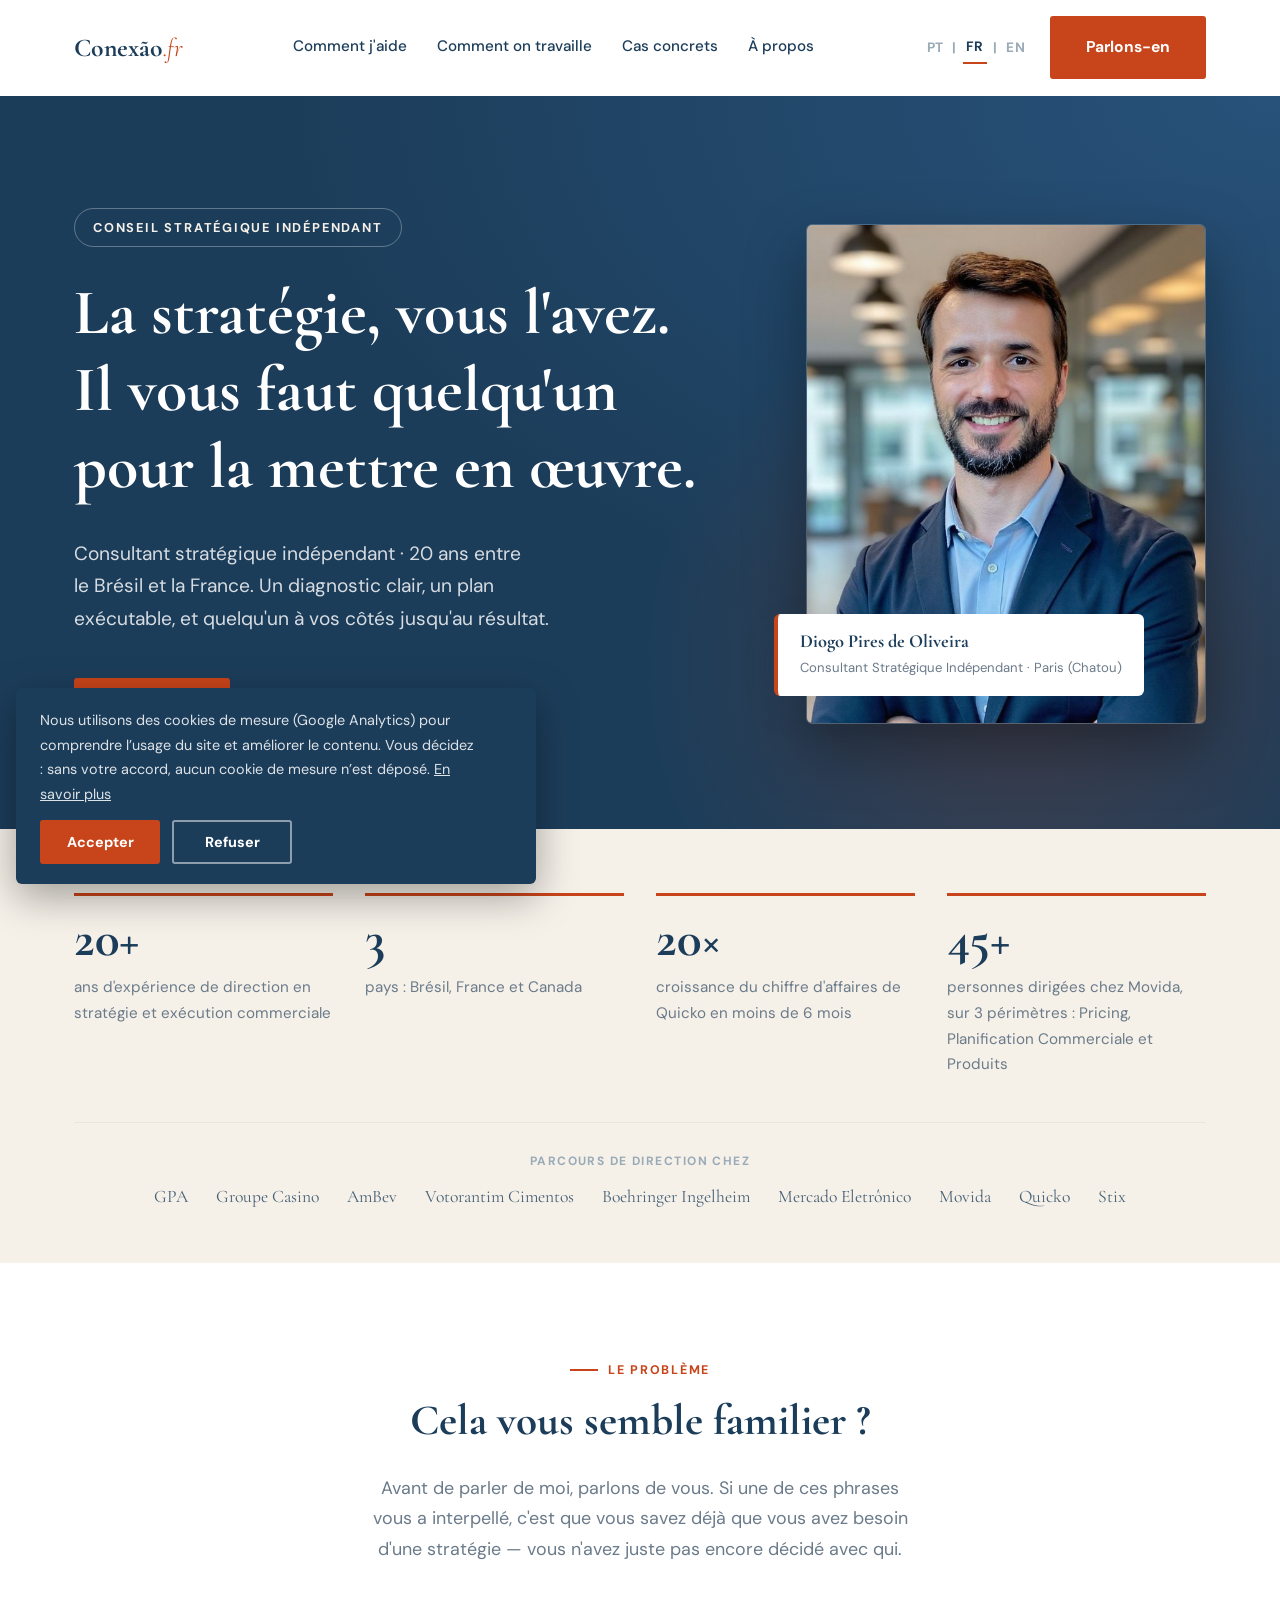
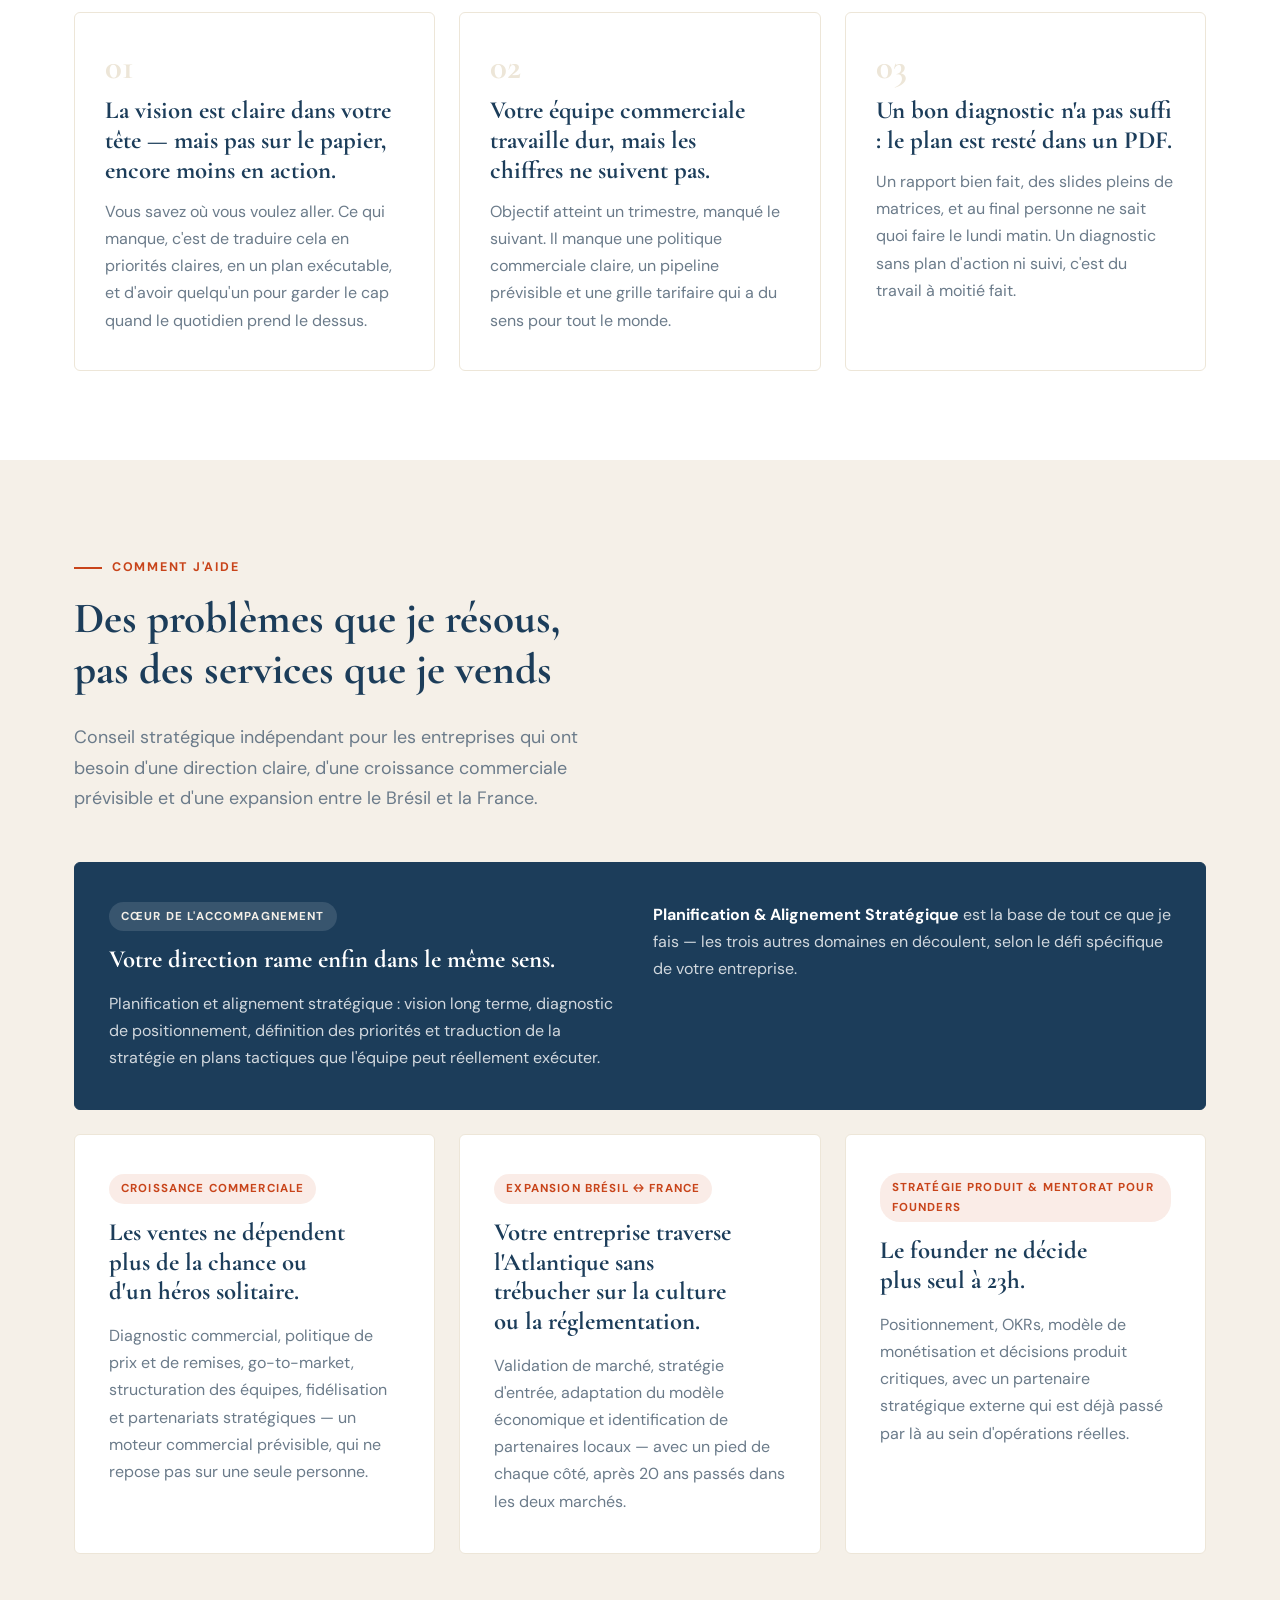
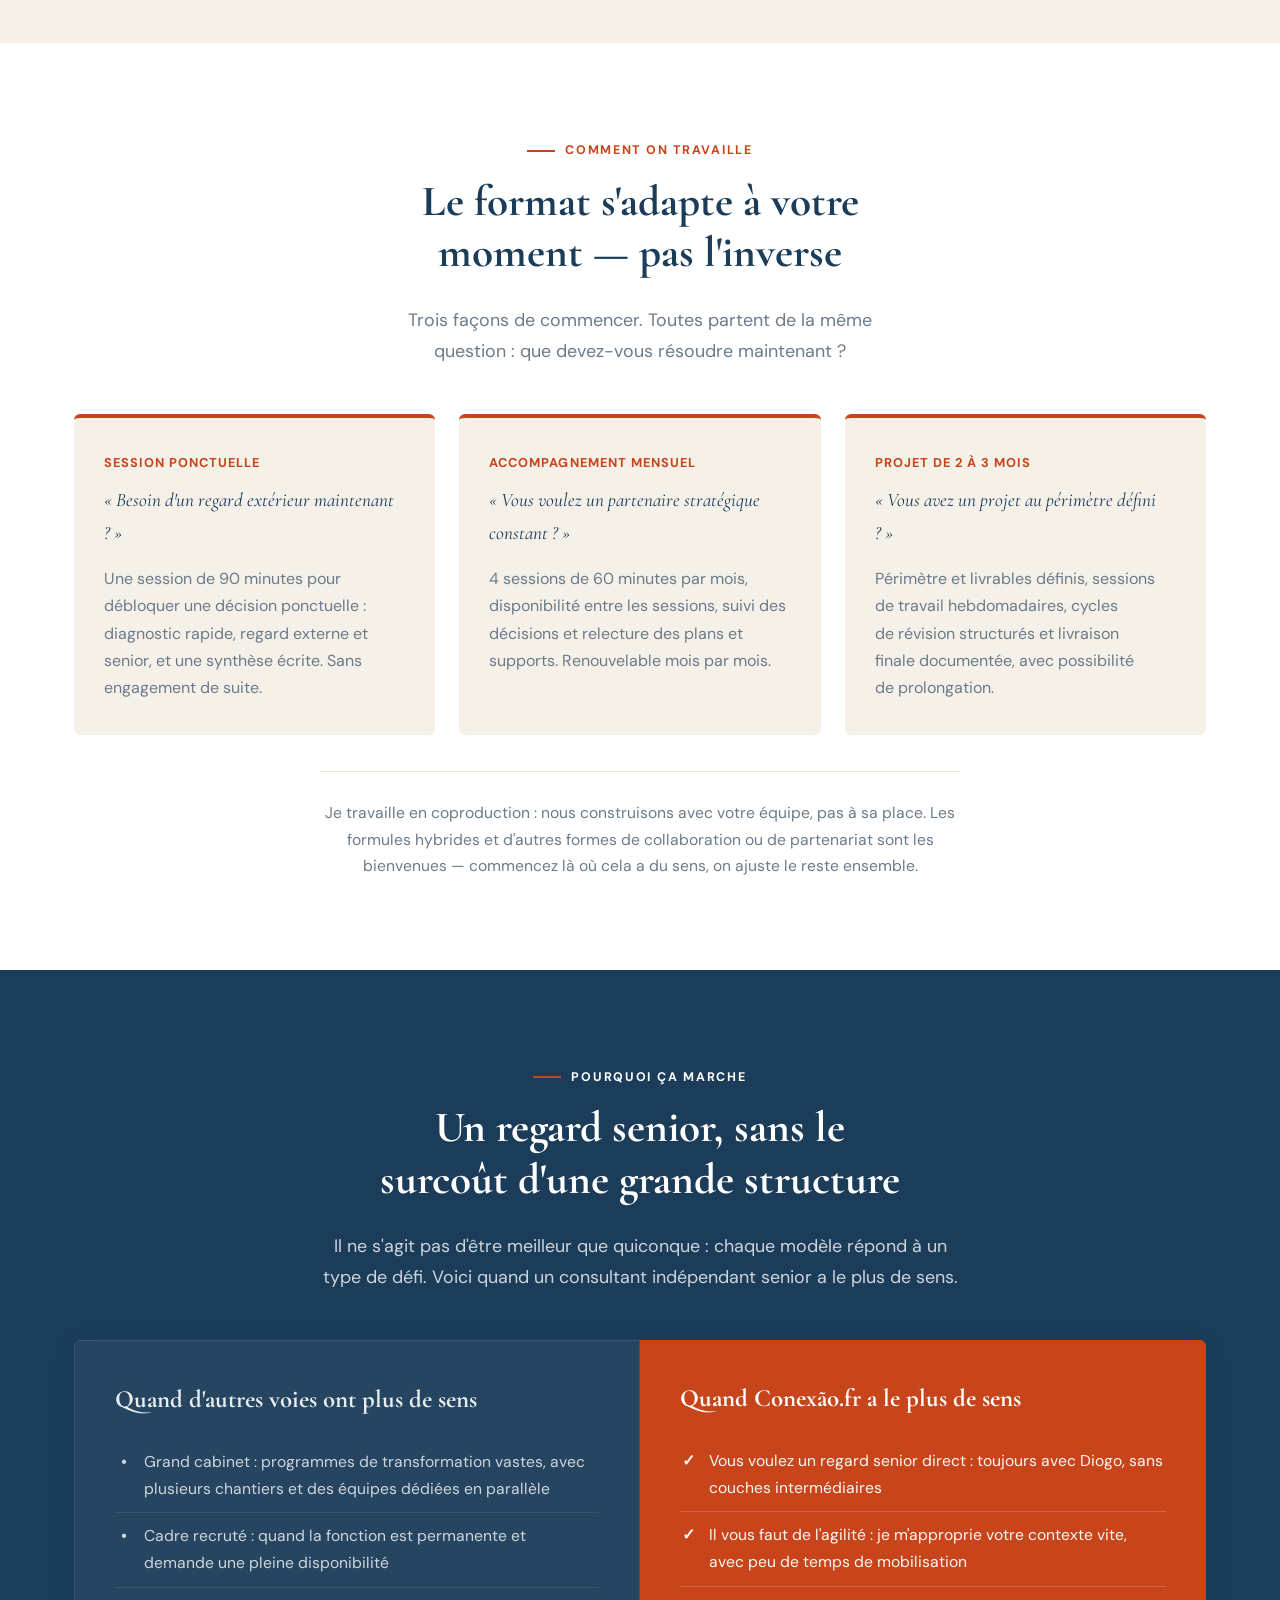
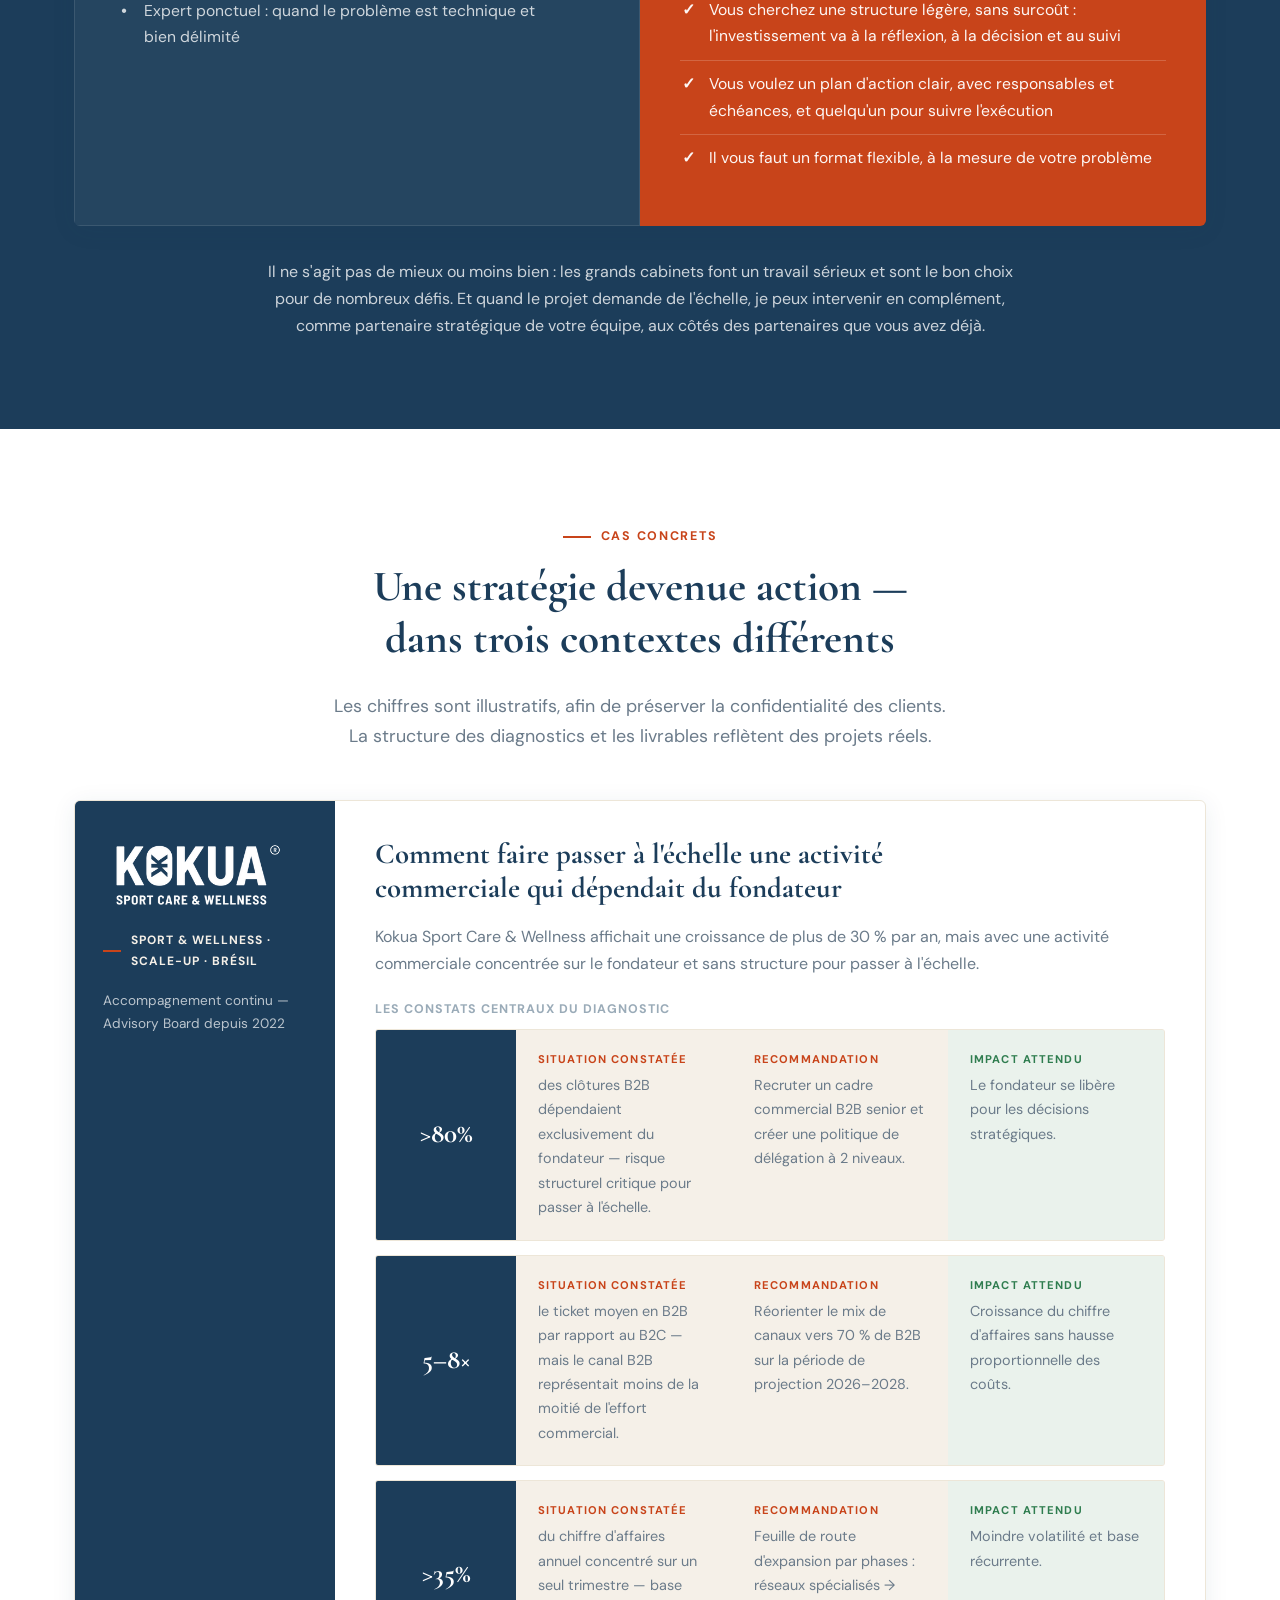
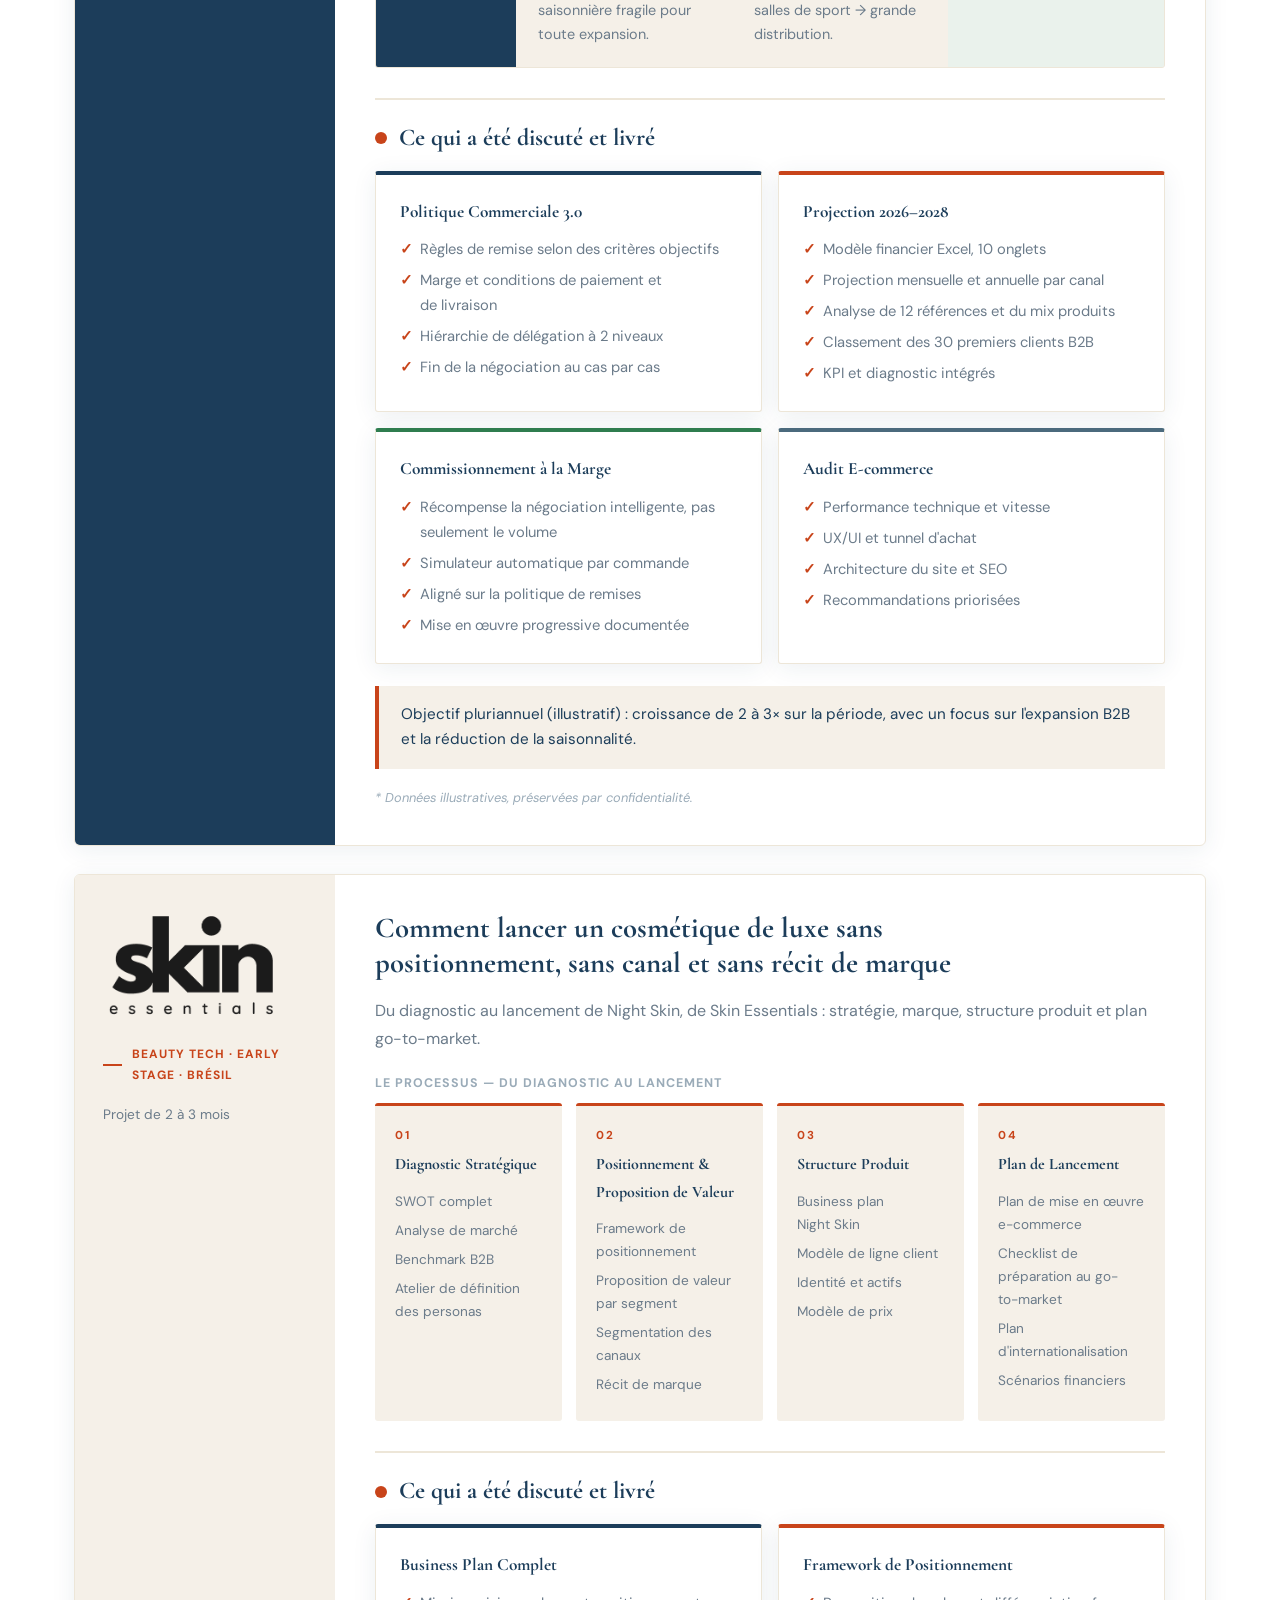
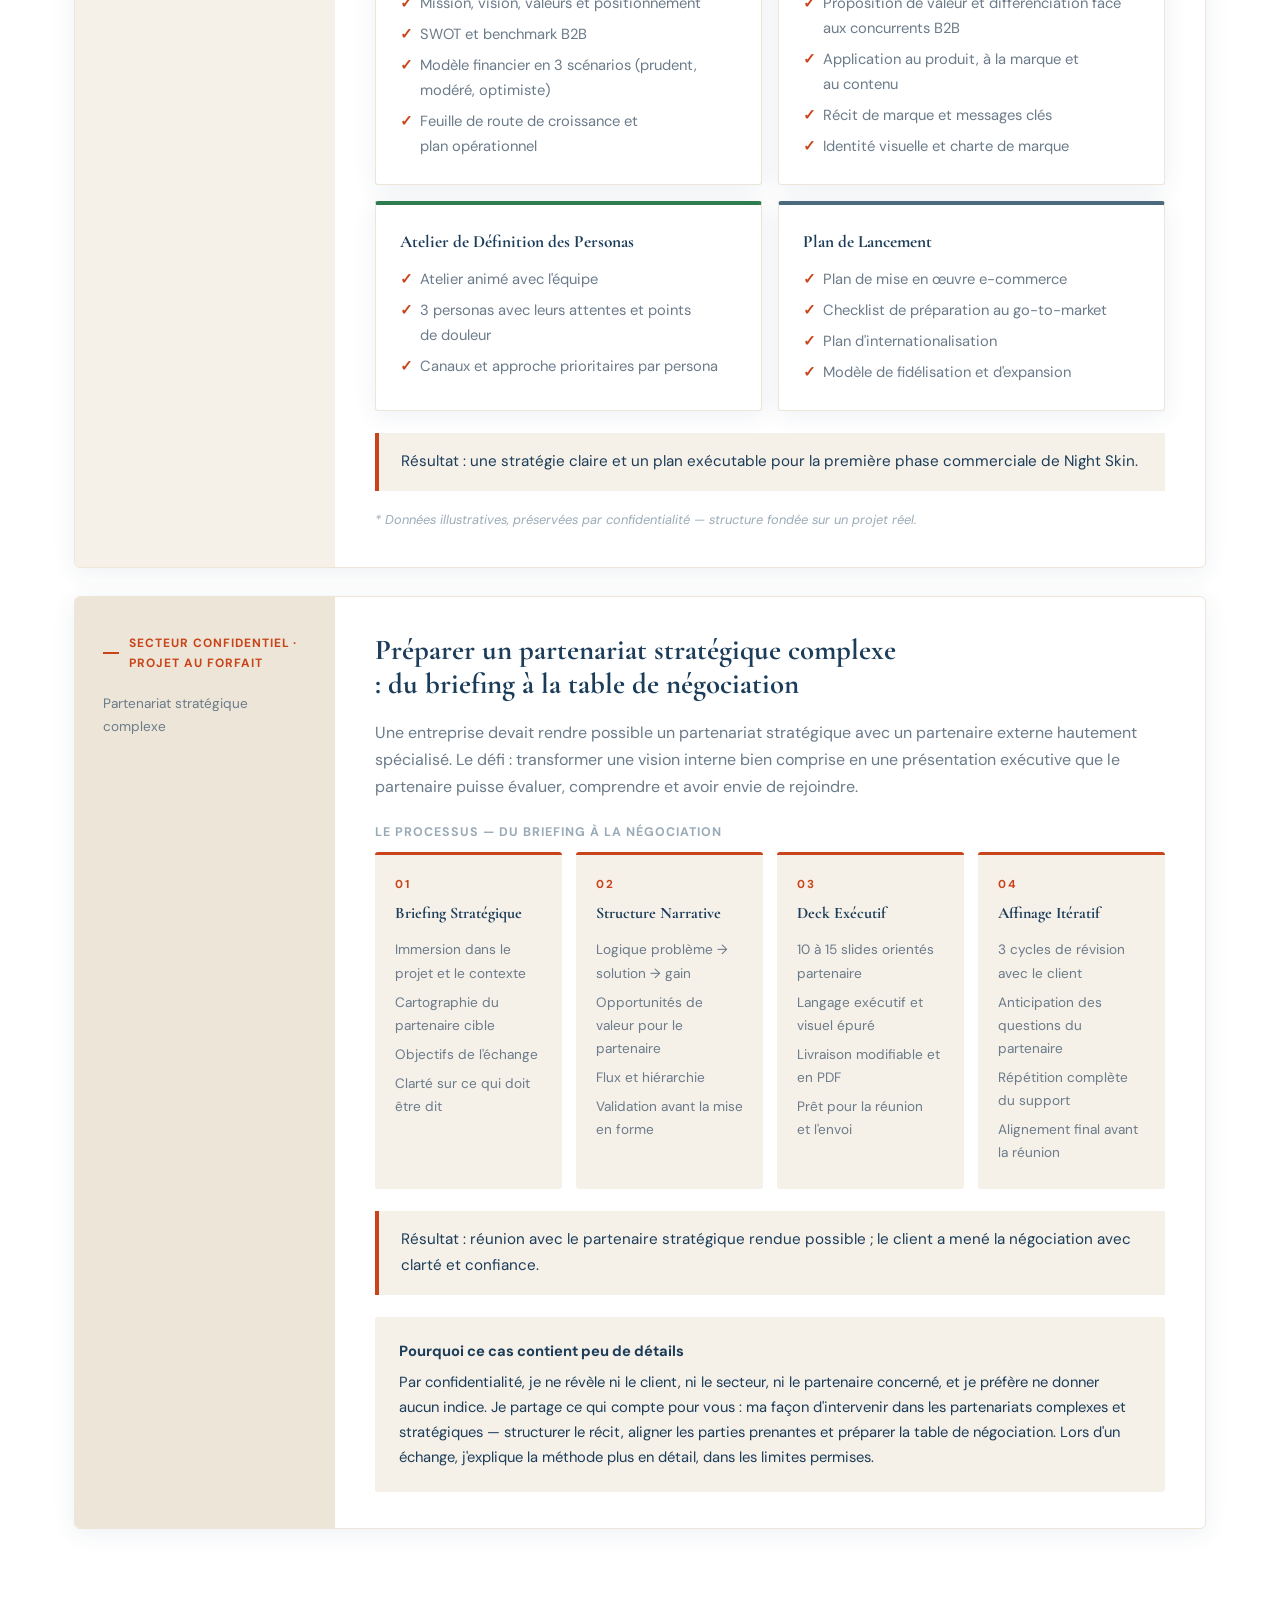
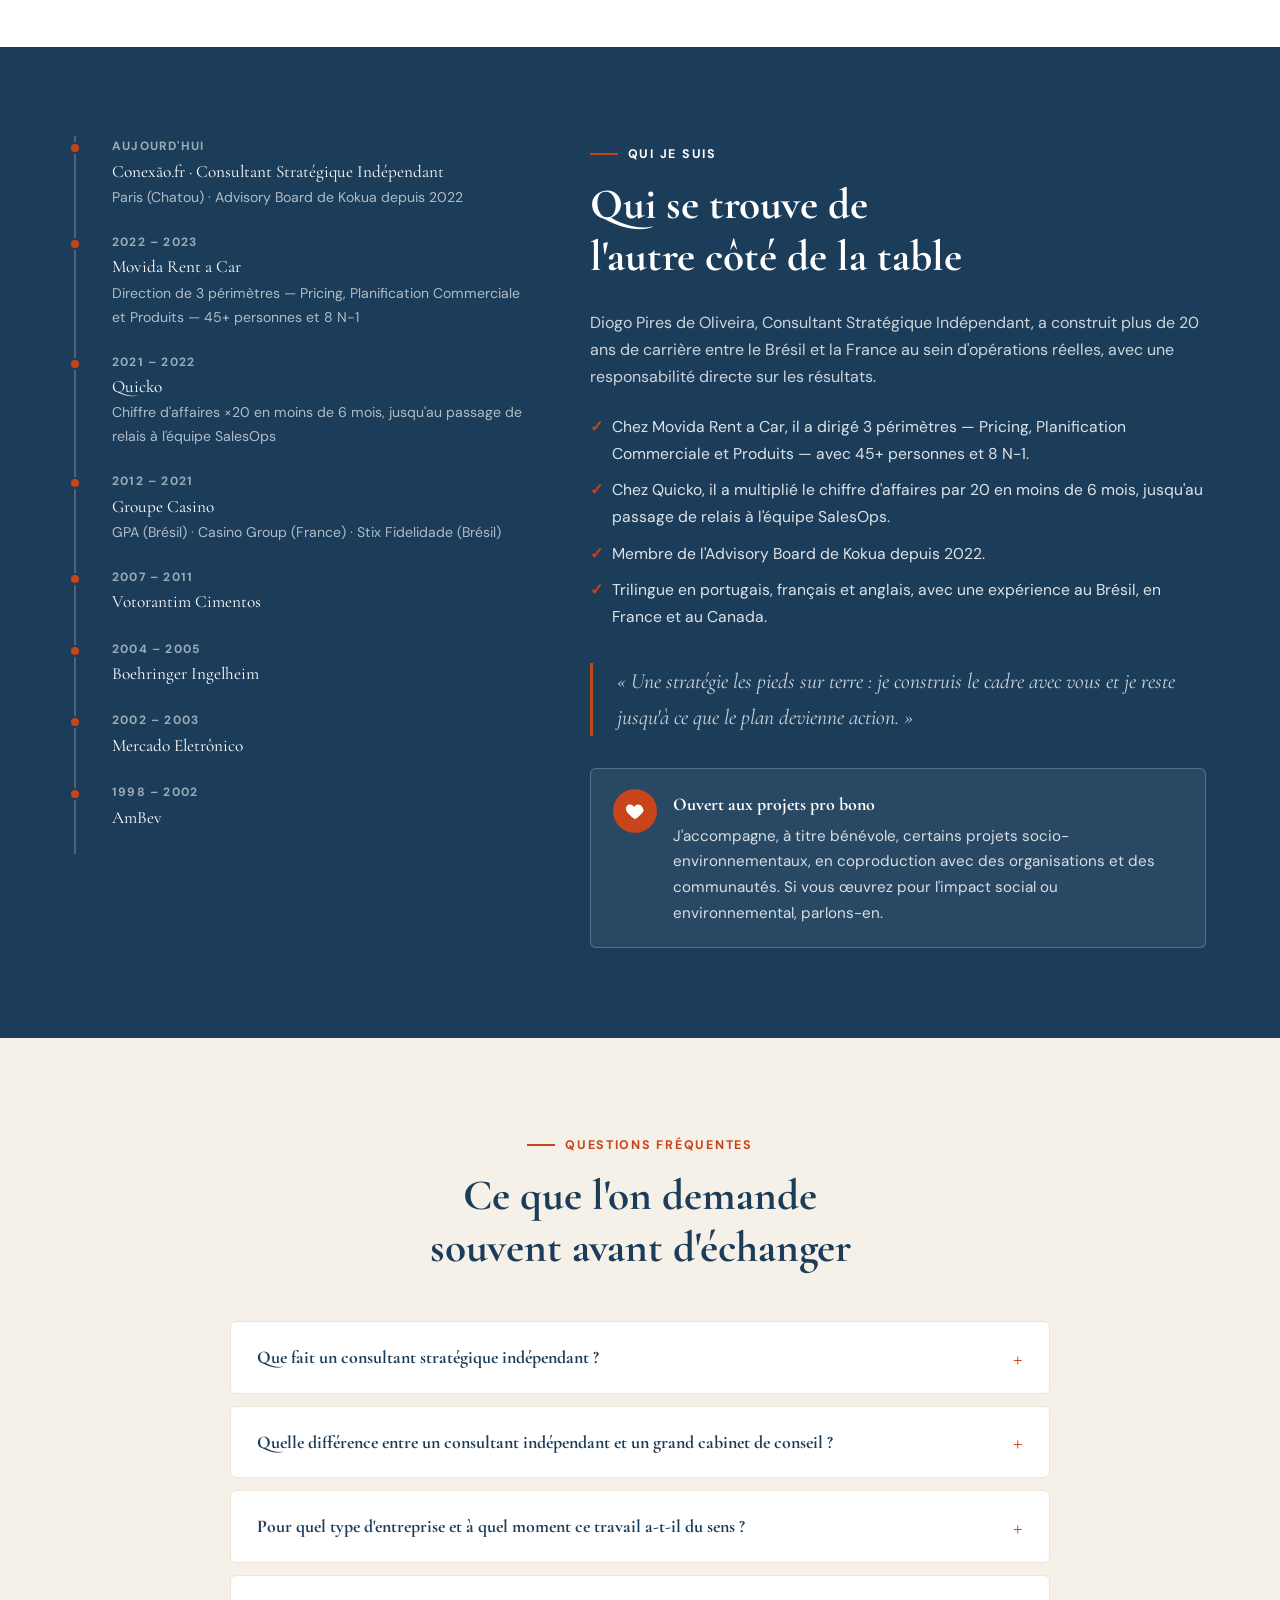
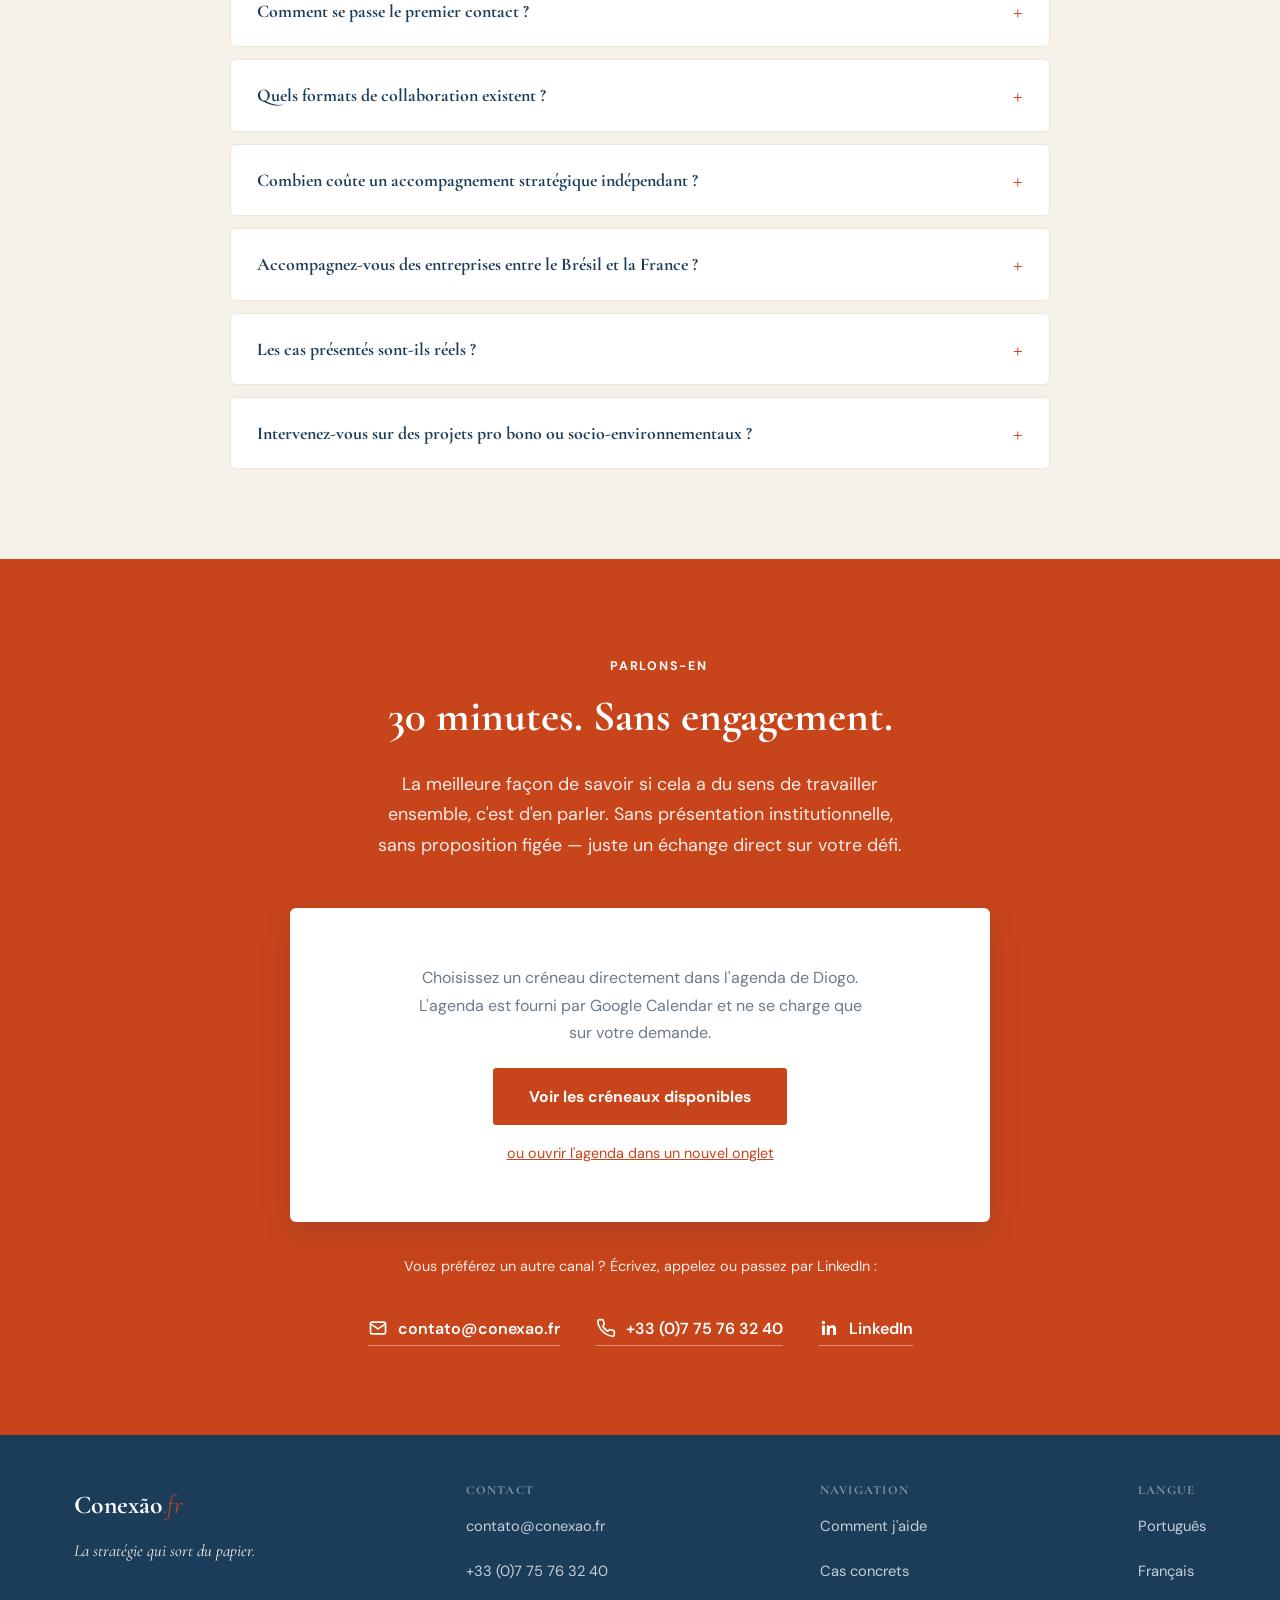
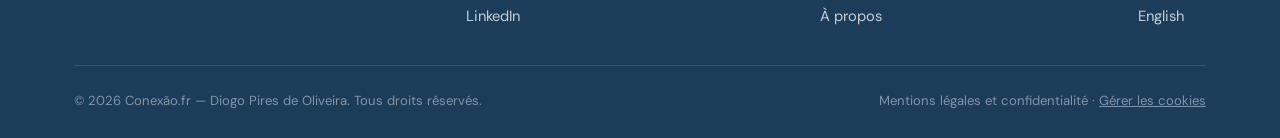
<file: fr/index.html>
<!DOCTYPE html>
<html lang="fr">
<head>
<meta charset="UTF-8">
<meta name="viewport" content="width=device-width, initial-scale=1.0">

<!-- Consent Mode v2 : tout est refusé par défaut ; la bannière (assets/site.js) met à jour selon le choix du visiteur -->
<script>
window.dataLayer = window.dataLayer || [];
function gtag(){ dataLayer.push(arguments); }
gtag('consent', 'default', {
  ad_storage: 'denied', ad_user_data: 'denied', ad_personalization: 'denied', analytics_storage: 'denied',
  wait_for_update: 500
});
gtag('set', 'ads_data_redaction', true);
</script>
<!-- Google Tag Manager -->
<script>(function(w,d,s,l,i){w[l]=w[l]||[];w[l].push({'gtm.start':
new Date().getTime(),event:'gtm.js'});var f=d.getElementsByTagName(s)[0],
j=d.createElement(s),dl=l!='dataLayer'?'&l='+l:'';j.async=true;j.src=
'https://www.googletagmanager.com/gtm.js?id='+i+dl;f.parentNode.insertBefore(j,f);
})(window,document,'script','dataLayer','GTM-M29VZQ7R');</script>
<!-- End Google Tag Manager -->

<title>Diogo Pires de Oliveira | Consultant Stratégique Indépendant Brésil-France</title>
<meta name="description" content="Consultant stratégique indépendant, plus de 20 ans entre le Brésil et la France. Diogo Pires de Oliveira aide les entreprises à faire sortir la stratégie du papier : planification stratégique, croissance commerciale, expansion Brésil-France et mentorat pour founders.">
<meta name="keywords" content="consultant stratégique indépendant, conseil stratégique Brésil France, accompagnement stratégique PME, expansion internationale Brésil France, mentorat stratégique pour founders">
<meta name="author" content="Diogo Pires de Oliveira">
<meta name="robots" content="index, follow, max-image-preview:large">
<link rel="canonical" href="https://conexao.fr/fr/">
<link rel="icon" href="/favicon.svg" type="image/svg+xml">

<link rel="alternate" hreflang="pt-BR" href="https://conexao.fr/">
<link rel="alternate" hreflang="fr" href="https://conexao.fr/fr/">
<link rel="alternate" hreflang="en" href="https://conexao.fr/en/">
<link rel="alternate" hreflang="x-default" href="https://conexao.fr/">

<meta property="og:type" content="website">
<meta property="og:site_name" content="Conexão.fr">
<meta property="og:locale" content="fr_FR">
<meta property="og:locale:alternate" content="pt_BR">
<meta property="og:locale:alternate" content="en_US">
<meta property="og:title" content="Diogo Pires de Oliveira | Consultant Stratégique Indépendant Brésil-France">
<meta property="og:description" content="La stratégie, vous l'avez. Il vous faut quelqu'un pour la mettre en œuvre. Conseil stratégique indépendant, plus de 20 ans entre le Brésil et la France.">
<meta property="og:url" content="https://conexao.fr/fr/">
<meta property="og:image" content="https://conexao.fr/assets/og-image.png">
<meta property="og:image:width" content="1200">
<meta property="og:image:height" content="630">
<meta property="og:image:alt" content="Conexão.fr — Diogo Pires de Oliveira, Consultant Stratégique Indépendant">

<meta name="twitter:card" content="summary_large_image">
<meta name="twitter:title" content="Diogo Pires de Oliveira | Consultant Stratégique Indépendant Brésil-France">
<meta name="twitter:description" content="Conseil stratégique indépendant, plus de 20 ans entre le Brésil et la France. La stratégie qui sort du papier.">
<meta name="twitter:image" content="https://conexao.fr/assets/og-image.png">

<link rel="preconnect" href="https://fonts.googleapis.com">
<link rel="preconnect" href="https://fonts.gstatic.com" crossorigin>
<link href="https://fonts.googleapis.com/css2?family=Cormorant+Garamond:ital,wght@0,400;0,600;0,700;1,400;1,500&family=DM+Sans:wght@400;500;600;700&display=swap" rel="stylesheet">
<link rel="stylesheet" href="/assets/site.css">

<script type="application/ld+json">
{
  "@context": "https://schema.org",
  "@graph": [
    {
      "@type": "Person",
      "@id": "https://conexao.fr/#diogo",
      "name": "Diogo Pires de Oliveira",
      "jobTitle": "Consultant Stratégique Indépendant",
      "description": "Consultant stratégique indépendant avec plus de 20 ans d'expérience entre le Brésil et la France, spécialisé en planification stratégique, croissance commerciale, pricing et expansion internationale. Membre de l'Advisory Board de Kokua depuis 2022.",
      "url": "https://conexao.fr/fr/",
      "image": "https://conexao.fr/assets/foto-diogo.jpg",
      "email": "contato@conexao.fr",
      "telephone": "+33775763240",
      "address": { "@type": "PostalAddress", "addressLocality": "Chatou", "postalCode": "78400", "addressCountry": "FR" },
      "worksFor": { "@id": "https://conexao.fr/#conexaofr" },
      "knowsLanguage": ["pt-BR", "fr", "en"],
      "knowsAbout": ["Planification stratégique", "Stratégie commerciale", "Pricing", "Go-to-market", "Expansion Brésil-France", "Stratégie produit", "Mentorat pour founders"],
      "alumniOf": [
        { "@type": "Organization", "name": "AmBev" },
        { "@type": "Organization", "name": "Mercado Eletrônico" },
        { "@type": "Organization", "name": "Boehringer Ingelheim" },
        { "@type": "Organization", "name": "Votorantim Cimentos" },
        { "@type": "Organization", "name": "Groupe Casino" },
        { "@type": "Organization", "name": "GPA - Grupo Pão de Açúcar" },
        { "@type": "Organization", "name": "Stix Fidelidade" },
        { "@type": "Organization", "name": "Quicko" },
        { "@type": "Organization", "name": "Movida" }
      ],
      "memberOf": { "@type": "Organization", "name": "Kokua Sport Care & Wellness", "description": "Advisory Board depuis 2022" },
      "sameAs": ["https://www.linkedin.com/in/diogooliveira"]
    },
    {
      "@type": "ProfessionalService",
      "@id": "https://conexao.fr/#conexaofr",
      "name": "Conexão.fr",
      "founder": { "@id": "https://conexao.fr/#diogo" },
      "description": "Conseil stratégique indépendant pour les entreprises qui ont besoin de planification stratégique, de croissance commerciale et d'expansion entre le Brésil et la France.",
      "url": "https://conexao.fr/fr/",
      "logo": "https://conexao.fr/favicon.svg",
      "image": "https://conexao.fr/assets/og-image.png",
      "email": "contato@conexao.fr",
      "telephone": "+33775763240",
      "address": { "@type": "PostalAddress", "addressLocality": "Chatou", "postalCode": "78400", "addressCountry": "FR" },
      "areaServed": ["Brésil", "France"],
      "availableLanguage": ["Portuguese", "French", "English"],
      "slogan": "La stratégie qui sort du papier.",
      "hasOfferCatalog": {
        "@type": "OfferCatalog",
        "name": "Domaines d'intervention",
        "itemListElement": [
          { "@type": "Offer", "itemOffered": { "@type": "Service", "name": "Planification & Alignement Stratégique" } },
          { "@type": "Offer", "itemOffered": { "@type": "Service", "name": "Croissance Commerciale" } },
          { "@type": "Offer", "itemOffered": { "@type": "Service", "name": "Expansion Brésil ↔ France" } },
          { "@type": "Offer", "itemOffered": { "@type": "Service", "name": "Stratégie Produit & Mentorat pour Founders" } }
        ]
      }
    },
    {
      "@type": "FAQPage",
      "@id": "https://conexao.fr/fr/#faq",
      "inLanguage": "fr",
      "mainEntity": [
        { "@type": "Question", "name": "Que fait un consultant stratégique indépendant ?",
          "acceptedAnswer": { "@type": "Answer", "text": "Un consultant stratégique indépendant aide l'entreprise à définir où aller, à prioriser ce qui compte et à en faire un plan exécutable, sans lien avec un grand cabinet. Diogo Pires de Oliveira travaille directement avec le client et suit l'exécution jusqu'à ce que le plan devienne action." } },
        { "@type": "Question", "name": "Quelle différence entre un consultant indépendant et un grand cabinet de conseil ?",
          "acceptedAnswer": { "@type": "Answer", "text": "Les grands cabinets sont le meilleur choix pour des programmes vastes, avec plusieurs chantiers et des équipes en parallèle. Un consultant indépendant senior a plus de sens quand vous avez besoin d'un regard senior direct, d'agilité et d'une structure légère, sans surcoût. Avec Conexão.fr, vous parlez toujours à Diogo et, quand le projet demande de l'échelle, je peux intervenir en complément de votre équipe et des partenaires que vous avez déjà." } },
        { "@type": "Question", "name": "Pour quel type d'entreprise et à quel moment ce travail a-t-il du sens ?",
          "acceptedAnswer": { "@type": "Answer", "text": "Pour les PME, scale-ups et founders qui ont une vision mais n'arrivent pas à la faire sortir du papier ; dont les ventes reposent sur peu de personnes ; qui doivent se structurer avant de passer à l'échelle ; ou qui veulent croître entre le Brésil et la France sans improviser." } },
        { "@type": "Question", "name": "Comment se passe le premier contact ?",
          "acceptedAnswer": { "@type": "Answer", "text": "Par un échange de 30 minutes, sans engagement, réservé directement sur le site. Inutile d'avoir tout clarifié avant : l'échange sert à comprendre où vous en êtes, où vous voulez aller et quel format a le plus de sens." } },
        { "@type": "Question", "name": "Quels formats de collaboration existent ?",
          "acceptedAnswer": { "@type": "Answer", "text": "Une session ponctuelle de 90 minutes avec synthèse écrite ; un accompagnement mensuel de 4 sessions de 60 minutes avec disponibilité entre les sessions ; ou un projet de 2 à 3 mois au périmètre et aux livrables définis. Les formules hybrides et d'autres formes de collaboration sont les bienvenues." } },
        { "@type": "Question", "name": "Combien coûte un accompagnement stratégique indépendant ?",
          "acceptedAnswer": { "@type": "Answer", "text": "L'investissement dépend du format et du périmètre. Lors de l'échange de 30 minutes, je comprends votre défi et je vous indique le format le plus adapté, avec une proposition claire avant tout engagement." } },
        { "@type": "Question", "name": "Accompagnez-vous des entreprises entre le Brésil et la France ?",
          "acceptedAnswer": { "@type": "Answer", "text": "Oui. Diogo Pires de Oliveira a plus de 20 ans d'expérience entre les deux pays et travaille en portugais, français et anglais. L'accompagnement couvre la validation de marché, la stratégie d'entrée, l'adaptation du modèle économique et l'identification de partenaires locaux." } },
        { "@type": "Question", "name": "Les cas présentés sont-ils réels ?",
          "acceptedAnswer": { "@type": "Answer", "text": "Oui, ils reflètent des projets réels. Les chiffres sont illustratifs et certains détails sont omis pour préserver la confidentialité des clients." } },
        { "@type": "Question", "name": "Intervenez-vous sur des projets pro bono ou socio-environnementaux ?",
          "acceptedAnswer": { "@type": "Answer", "text": "Oui. Je suis ouvert à accompagner, à titre bénévole, certains projets socio-environnementaux, en coproduction avec des organisations et des communautés. Si vous œuvrez pour l'impact social ou environnemental, écrivez-moi ou réservez un échange." } }
      ]
    }
  ]
}
</script>
</head>
<body>
<!-- Google Tag Manager (noscript) -->
<noscript><iframe src="https://www.googletagmanager.com/ns.html?id=GTM-M29VZQ7R" height="0" width="0" style="display:none;visibility:hidden"></iframe></noscript>
<!-- End Google Tag Manager (noscript) -->
<a class="skip-link" href="#main">Aller au contenu</a>

<header class="nav" id="siteNav">
  <div class="nav-inner">
    <a href="#hero" class="logo" aria-label="Conexão.fr — accueil">
      <span class="logo-main">Conexão</span><span class="logo-suffix">.fr</span>
    </a>

    <button class="nav-toggle" id="navToggle" aria-label="Ouvrir le menu" aria-expanded="false" aria-controls="navLinks">
      <span></span><span></span><span></span>
    </button>

    <nav class="nav-links" id="navLinks" aria-label="Navigation principale">
      <a href="#help">Comment j'aide</a>
      <a href="#models">Comment on travaille</a>
      <a href="#cases">Cas concrets</a>
      <a href="#about">À propos</a>
      <div class="lang-switch lang-switch--menu" aria-label="Sélecteur de langue">
        <a href="/" hreflang="pt-BR" lang="pt-BR">PT</a>
        <span class="lang-sep">|</span>
        <a href="/fr/" aria-current="page" hreflang="fr" lang="fr">FR</a>
        <span class="lang-sep">|</span>
        <a href="/en/" hreflang="en" lang="en">EN</a>
      </div>
    </nav>

    <div class="nav-right">
      <div class="lang-switch" aria-label="Sélecteur de langue">
        <a href="/" hreflang="pt-BR" lang="pt-BR">PT</a>
        <span class="lang-sep">|</span>
        <a href="/fr/" aria-current="page" hreflang="fr" lang="fr">FR</a>
        <span class="lang-sep">|</span>
        <a href="/en/" hreflang="en" lang="en">EN</a>
      </div>
      <a href="#contact" class="btn btn-primary">Parlons-en</a>
    </div>
  </div>
</header>

<main id="main">

  <section class="hero" id="hero">
    <div class="container hero-grid">
      <div class="hero-inner">
        <span class="hero-eyebrow">Conseil Stratégique Indépendant</span>
        <h1>La stratégie, vous l'avez. Il vous faut quelqu'un pour la mettre en œuvre.</h1>
        <p class="hero-sub">Consultant stratégique indépendant&nbsp;· 20 ans entre le Brésil et la France. Un diagnostic clair, un plan exécutable, et quelqu'un à vos côtés jusqu'au résultat.</p>
        <div class="hero-ctas">
          <a href="#contact" class="btn btn-primary">Parlons-en</a>
          <span class="hero-scroll-hint">ou <a href="#help">découvrez comment je peux aider ↓</a></span>
        </div>
      </div>
      <div class="hero-visual">
        <div class="hero-photo">
          <img src="/assets/foto-diogo.jpg" width="800" height="800" fetchpriority="high" alt="Diogo Pires de Oliveira, Consultant Stratégique Indépendant">
        </div>
        <div class="hero-card">
          <strong>Diogo Pires de Oliveira</strong>
          <span>Consultant Stratégique Indépendant · Paris (Chatou)</span>
        </div>
      </div>
    </div>
  </section>

  <section class="proof" id="proof" aria-label="Références">
    <div class="container">
      <div class="stats">
        <div class="stat">
          <div class="stat-num">20+</div>
          <div class="stat-label">ans d'expérience de direction en stratégie et exécution commerciale</div>
        </div>
        <div class="stat">
          <div class="stat-num">3</div>
          <div class="stat-label">pays : Brésil, France et Canada</div>
        </div>
        <div class="stat">
          <div class="stat-num">20×</div>
          <div class="stat-label">croissance du chiffre d'affaires de Quicko en moins de 6 mois</div>
        </div>
        <div class="stat">
          <div class="stat-num">45+</div>
          <div class="stat-label">personnes dirigées chez Movida, sur 3 périmètres : Pricing, Planification Commerciale et Produits</div>
        </div>
      </div>
      <div class="proof-names">
        <span class="lead">Parcours de direction chez</span>
        <span class="name">GPA</span>
        <span class="name">Groupe Casino</span>
        <span class="name">AmBev</span>
        <span class="name">Votorantim Cimentos</span>
        <span class="name">Boehringer Ingelheim</span>
        <span class="name">Mercado Eletrônico</span>
        <span class="name">Movida</span>
        <span class="name">Quicko</span>
        <span class="name">Stix</span>
      </div>
    </div>
  </section>

  <section class="section bg-white" id="problem">
    <div class="container">
      <div class="section-header center">
        <span class="eyebrow">Le problème</span>
        <h2>Cela vous semble familier ?</h2>
        <p class="lede">Avant de parler de moi, parlons de vous. Si une de ces phrases vous a interpellé, c'est que vous savez déjà que vous avez besoin d'une stratégie — vous n'avez juste pas encore décidé avec qui.</p>
      </div>
      <div class="pain-grid">
        <div class="pain-card">
          <div class="pain-num">01</div>
          <h3>La vision est claire dans votre tête — mais pas sur le papier, encore moins en action.</h3>
          <p>Vous savez où vous voulez aller. Ce qui manque, c'est de traduire cela en priorités claires, en un plan exécutable, et d'avoir quelqu'un pour garder le cap quand le quotidien prend le dessus.</p>
        </div>
        <div class="pain-card">
          <div class="pain-num">02</div>
          <h3>Votre équipe commerciale travaille dur, mais les chiffres ne suivent pas.</h3>
          <p>Objectif atteint un trimestre, manqué le suivant. Il manque une politique commerciale claire, un pipeline prévisible et une grille tarifaire qui a du sens pour tout le monde.</p>
        </div>
        <div class="pain-card">
          <div class="pain-num">03</div>
          <h3>Un bon diagnostic n'a pas suffi : le plan est resté dans un PDF.</h3>
          <p>Un rapport bien fait, des slides pleins de matrices, et au final personne ne sait quoi faire le lundi matin. Un diagnostic sans plan d'action ni suivi, c'est du travail à moitié fait.</p>
        </div>
      </div>
    </div>
  </section>

  <section class="section bg-sand" id="help">
    <div class="container">
      <div class="section-header">
        <span class="eyebrow">Comment j'aide</span>
        <h2>Des problèmes que je résous, pas des services que je vends</h2>
        <p class="lede">Conseil stratégique indépendant pour les entreprises qui ont besoin d'une direction claire, d'une croissance commerciale prévisible et d'une expansion entre le Brésil et la France.</p>
      </div>
      <div class="help-grid">
        <div class="help-card featured">
          <div>
            <span class="help-tag">Cœur de l'accompagnement</span>
            <h3>Votre direction rame enfin dans le même sens.</h3>
            <p>Planification et alignement stratégique : vision long terme, diagnostic de positionnement, définition des priorités et traduction de la stratégie en plans tactiques que l'équipe peut réellement exécuter.</p>
          </div>
          <div>
            <p><strong>Planification &amp; Alignement Stratégique</strong> est la base de tout ce que je fais — les trois autres domaines en découlent, selon le défi spécifique de votre entreprise.</p>
          </div>
        </div>
        <div class="help-card">
          <span class="help-tag">Croissance Commerciale</span>
          <h3>Les ventes ne dépendent plus de la chance ou d'un héros solitaire.</h3>
          <p>Diagnostic commercial, politique de prix et de remises, go-to-market, structuration des équipes, fidélisation et partenariats stratégiques — un moteur commercial prévisible, qui ne repose pas sur une seule personne.</p>
        </div>
        <div class="help-card">
          <span class="help-tag">Expansion Brésil ↔ France</span>
          <h3>Votre entreprise traverse l'Atlantique sans trébucher sur la culture ou la réglementation.</h3>
          <p>Validation de marché, stratégie d'entrée, adaptation du modèle économique et identification de partenaires locaux — avec un pied de chaque côté, après 20 ans passés dans les deux marchés.</p>
        </div>
        <div class="help-card">
          <span class="help-tag">Stratégie Produit &amp; Mentorat pour Founders</span>
          <h3>Le founder ne décide plus seul à 23h.</h3>
          <p>Positionnement, OKRs, modèle de monétisation et décisions produit critiques, avec un partenaire stratégique externe qui est déjà passé par là au sein d'opérations réelles.</p>
        </div>
      </div>
    </div>
  </section>

  <section class="section bg-white" id="models">
    <div class="container">
      <div class="section-header center">
        <span class="eyebrow">Comment on travaille</span>
        <h2>Le format s'adapte à votre moment — pas l'inverse</h2>
        <p class="lede">Trois façons de commencer. Toutes partent de la même question : que devez-vous résoudre maintenant ?</p>
      </div>
      <div class="models-grid">
        <div class="model-card">
          <span class="model-name">Session Ponctuelle</span>
          <p class="model-question">« Besoin d'un regard extérieur maintenant ? »</p>
          <p>Une session de 90 minutes pour débloquer une décision ponctuelle : diagnostic rapide, regard externe et senior, et une synthèse écrite. Sans engagement de suite.</p>
        </div>
        <div class="model-card">
          <span class="model-name">Accompagnement Mensuel</span>
          <p class="model-question">« Vous voulez un partenaire stratégique constant ? »</p>
          <p>4 sessions de 60 minutes par mois, disponibilité entre les sessions, suivi des décisions et relecture des plans et supports. Renouvelable mois par mois.</p>
        </div>
        <div class="model-card">
          <span class="model-name">Projet de 2 à 3 Mois</span>
          <p class="model-question">« Vous avez un projet au périmètre défini ? »</p>
          <p>Périmètre et livrables définis, sessions de travail hebdomadaires, cycles de révision structurés et livraison finale documentée, avec possibilité de prolongation.</p>
        </div>
      </div>
      <p class="models-note">Je travaille en coproduction : nous construisons avec votre équipe, pas à sa place. Les formules hybrides et d'autres formes de collaboration ou de partenariat sont les bienvenues — commencez là où cela a du sens, on ajuste le reste ensemble.</p>
    </div>
  </section>

  <section class="section bg-navy" id="why">
    <div class="container">
      <div class="section-header center">
        <span class="eyebrow">Pourquoi ça marche</span>
        <h2>Un regard senior, sans le surcoût d'une grande structure</h2>
        <p class="lede">Il ne s'agit pas d'être meilleur que quiconque : chaque modèle répond à un type de défi. Voici quand un consultant indépendant senior a le plus de sens.</p>
      </div>
      <div class="compare-grid">
        <div class="compare-col market">
          <h3>Quand d'autres voies ont plus de sens</h3>
          <ul class="compare-list">
            <li><span class="compare-icon">•</span> Grand cabinet : programmes de transformation vastes, avec plusieurs chantiers et des équipes dédiées en parallèle</li>
            <li><span class="compare-icon">•</span> Cadre recruté : quand la fonction est permanente et demande une pleine disponibilité</li>
            <li><span class="compare-icon">•</span> Expert ponctuel : quand le problème est technique et bien délimité</li>
          </ul>
        </div>
        <div class="compare-col us">
          <h3>Quand Conexão.fr a le plus de sens</h3>
          <ul class="compare-list">
            <li><span class="compare-icon">✓</span> Vous voulez un regard senior direct : toujours avec Diogo, sans couches intermédiaires</li>
            <li><span class="compare-icon">✓</span> Il vous faut de l'agilité : je m'approprie votre contexte vite, avec peu de temps de mobilisation</li>
            <li><span class="compare-icon">✓</span> Vous cherchez une structure légère, sans surcoût : l'investissement va à la réflexion, à la décision et au suivi</li>
            <li><span class="compare-icon">✓</span> Vous voulez un plan d'action clair, avec responsables et échéances, et quelqu'un pour suivre l'exécution</li>
            <li><span class="compare-icon">✓</span> Il vous faut un format flexible, à la mesure de votre problème</li>
          </ul>
        </div>
      </div>
      <p class="compare-note">Il ne s'agit pas de mieux ou moins bien : les grands cabinets font un travail sérieux et sont le bon choix pour de nombreux défis. Et quand le projet demande de l'échelle, je peux intervenir en complément, comme partenaire stratégique de votre équipe, aux côtés des partenaires que vous avez déjà.</p>
    </div>
  </section>

  <section class="section bg-white" id="cases">
    <div class="container">
      <div class="section-header center">
        <span class="eyebrow">Cas concrets</span>
        <h2>Une stratégie devenue action — dans trois contextes différents</h2>
        <p class="lede">Les chiffres sont illustratifs, afin de préserver la confidentialité des clients. La structure des diagnostics et les livrables reflètent des projets réels.</p>
      </div>

      <article class="case">
        <div class="case-grid-2">
          <div class="case-side case-side--navy">
            <img class="case-logo" src="/assets/logo-kokua.png" width="330" height="138" loading="lazy" alt="Kokua Sport Care &amp; Wellness">
            <span class="case-sector eyebrow" style="margin:0">Sport &amp; Wellness · Scale-up · Brésil</span>
            <span class="case-format">Accompagnement continu — Advisory Board depuis 2022</span>
          </div>
          <div class="case-main">
            <h3>Comment faire passer à l'échelle une activité commerciale qui dépendait du fondateur</h3>
            <p>Kokua Sport Care &amp; Wellness affichait une croissance de plus de 30 % par an, mais avec une activité commerciale concentrée sur le fondateur et sans structure pour passer à l'échelle.</p>
            <h4 class="case-sub">Les constats centraux du diagnostic</h4>
            <div class="findings">
              <div class="finding">
                <div class="finding-num">&gt;80%</div>
                <div><b>Situation constatée</b><span class="finding-figure">&gt;80%</span> des clôtures B2B dépendaient exclusivement du fondateur — risque structurel critique pour passer à l'échelle.</div>
                <div><b>Recommandation</b>Recruter un cadre commercial B2B senior et créer une politique de délégation à 2 niveaux.</div>
                <div class="finding-impact"><b>Impact attendu</b>Le fondateur se libère pour les décisions stratégiques.</div>
              </div>
              <div class="finding">
                <div class="finding-num">5–8×</div>
                <div><b>Situation constatée</b><span class="finding-figure">5–8×</span> le ticket moyen en B2B par rapport au B2C — mais le canal B2B représentait moins de la moitié de l'effort commercial.</div>
                <div><b>Recommandation</b>Réorienter le mix de canaux vers 70 % de B2B sur la période de projection 2026–2028.</div>
                <div class="finding-impact"><b>Impact attendu</b>Croissance du chiffre d'affaires sans hausse proportionnelle des coûts.</div>
              </div>
              <div class="finding">
                <div class="finding-num">&gt;35%</div>
                <div><b>Situation constatée</b><span class="finding-figure">&gt;35%</span> du chiffre d'affaires annuel concentré sur un seul trimestre — base saisonnière fragile pour toute expansion.</div>
                <div><b>Recommandation</b>Feuille de route d'expansion par phases : réseaux spécialisés → salles de sport → grande distribution.</div>
                <div class="finding-impact"><b>Impact attendu</b>Moindre volatilité et base récurrente.</div>
              </div>
            </div>
            <div class="case-delivered" data-case="kokua">
              <h4 class="case-delivered-title">Ce qui a été discuté et livré</h4>
              <div class="deliverables">
                <div class="deliv"><h5>Politique Commerciale 3.0</h5><ul>
                  <li>Règles de remise selon des critères objectifs</li>
                  <li>Marge et conditions de paiement et de livraison</li>
                  <li>Hiérarchie de délégation à 2 niveaux</li>
                  <li>Fin de la négociation au cas par cas</li></ul></div>
                <div class="deliv"><h5>Projection 2026–2028</h5><ul>
                  <li>Modèle financier Excel, 10 onglets</li>
                  <li>Projection mensuelle et annuelle par canal</li>
                  <li>Analyse de 12 références et du mix produits</li>
                  <li>Classement des 30 premiers clients B2B</li>
                  <li>KPI et diagnostic intégrés</li></ul></div>
                <div class="deliv"><h5>Commissionnement à la Marge</h5><ul>
                  <li>Récompense la négociation intelligente, pas seulement le volume</li>
                  <li>Simulateur automatique par commande</li>
                  <li>Aligné sur la politique de remises</li>
                  <li>Mise en œuvre progressive documentée</li></ul></div>
                <div class="deliv"><h5>Audit E-commerce</h5><ul>
                  <li>Performance technique et vitesse</li>
                  <li>UX/UI et tunnel d'achat</li>
                  <li>Architecture du site et SEO</li>
                  <li>Recommandations priorisées</li></ul></div>
              </div>
              <p class="case-result">Objectif pluriannuel (illustratif) : croissance de 2 à 3× sur la période, avec un focus sur l'expansion B2B et la réduction de la saisonnalité.</p>
            </div>
            <p class="case-note">* Données illustratives, préservées par confidentialité.</p>
          </div>
        </div>
      </article>

      <article class="case">
        <div class="case-grid-2">
          <div class="case-side case-side--sand">
            <img class="case-logo" src="/assets/logo-skin-essentials.png" width="419" height="268" loading="lazy" alt="Skin Essentials">
            <span class="case-sector eyebrow" style="margin:0">Beauty Tech · Early Stage · Brésil</span>
            <span class="case-format">Projet de 2 à 3 mois</span>
          </div>
          <div class="case-main">
            <h3>Comment lancer un cosmétique de luxe sans positionnement, sans canal et sans récit de marque</h3>
            <p>Du diagnostic au lancement de Night Skin, de Skin Essentials : stratégie, marque, structure produit et plan go-to-market.</p>
            <h4 class="case-sub">Le processus — du diagnostic au lancement</h4>
            <div class="steps">
              <div class="step"><h5><span class="step-n">01</span>Diagnostic Stratégique</h5><ul>
                <li>SWOT complet</li><li>Analyse de marché</li><li>Benchmark B2B</li><li>Atelier de définition des personas</li></ul></div>
              <div class="step"><h5><span class="step-n">02</span>Positionnement &amp; Proposition de Valeur</h5><ul>
                <li>Framework de positionnement</li><li>Proposition de valeur par segment</li><li>Segmentation des canaux</li><li>Récit de marque</li></ul></div>
              <div class="step"><h5><span class="step-n">03</span>Structure Produit</h5><ul>
                <li>Business plan Night Skin</li><li>Modèle de ligne client</li><li>Identité et actifs</li><li>Modèle de prix</li></ul></div>
              <div class="step"><h5><span class="step-n">04</span>Plan de Lancement</h5><ul>
                <li>Plan de mise en œuvre e-commerce</li><li>Checklist de préparation au go-to-market</li><li>Plan d'internationalisation</li><li>Scénarios financiers</li></ul></div>
            </div>
            <div class="case-delivered" data-case="skin-essentials">
              <h4 class="case-delivered-title">Ce qui a été discuté et livré</h4>
              <div class="deliverables">
                <div class="deliv"><h5>Business Plan Complet</h5><ul>
                  <li>Mission, vision, valeurs et positionnement</li>
                  <li>SWOT et benchmark B2B</li>
                  <li>Modèle financier en 3 scénarios (prudent, modéré, optimiste)</li>
                  <li>Feuille de route de croissance et plan opérationnel</li></ul></div>
                <div class="deliv"><h5>Framework de Positionnement</h5><ul>
                  <li>Proposition de valeur et différenciation face aux concurrents B2B</li>
                  <li>Application au produit, à la marque et au contenu</li>
                  <li>Récit de marque et messages clés</li>
                  <li>Identité visuelle et charte de marque</li></ul></div>
                <div class="deliv"><h5>Atelier de Définition des Personas</h5><ul>
                  <li>Atelier animé avec l'équipe</li>
                  <li>3 personas avec leurs attentes et points de douleur</li>
                  <li>Canaux et approche prioritaires par persona</li></ul></div>
                <div class="deliv"><h5>Plan de Lancement</h5><ul>
                  <li>Plan de mise en œuvre e-commerce</li>
                  <li>Checklist de préparation au go-to-market</li>
                  <li>Plan d'internationalisation</li>
                  <li>Modèle de fidélisation et d'expansion</li></ul></div>
              </div>
            </div>
            <p class="case-result">Résultat : une stratégie claire et un plan exécutable pour la première phase commerciale de Night Skin.</p>
            <p class="case-note">* Données illustratives, préservées par confidentialité — structure fondée sur un projet réel.</p>
          </div>
        </div>
      </article>

      <article class="case">
        <div class="case-grid-2">
          <div class="case-side case-side--sand-dark">
            <span class="case-sector eyebrow" style="margin:0">Secteur confidentiel · Projet au forfait</span>
            <span class="case-format">Partenariat stratégique complexe</span>
          </div>
          <div class="case-main">
            <h3>Préparer un partenariat stratégique complexe : du briefing à la table de négociation</h3>
            <p>Une entreprise devait rendre possible un partenariat stratégique avec un partenaire externe hautement spécialisé. Le défi : transformer une vision interne bien comprise en une présentation exécutive que le partenaire puisse évaluer, comprendre et avoir envie de rejoindre.</p>
            <h4 class="case-sub">Le processus — du briefing à la négociation</h4>
            <div class="steps">
              <div class="step"><h5><span class="step-n">01</span>Briefing Stratégique</h5><ul>
                <li>Immersion dans le projet et le contexte</li><li>Cartographie du partenaire cible</li><li>Objectifs de l'échange</li><li>Clarté sur ce qui doit être dit</li></ul></div>
              <div class="step"><h5><span class="step-n">02</span>Structure Narrative</h5><ul>
                <li>Logique problème → solution → gain</li><li>Opportunités de valeur pour le partenaire</li><li>Flux et hiérarchie</li><li>Validation avant la mise en forme</li></ul></div>
              <div class="step"><h5><span class="step-n">03</span>Deck Exécutif</h5><ul>
                <li>10 à 15 slides orientés partenaire</li><li>Langage exécutif et visuel épuré</li><li>Livraison modifiable et en PDF</li><li>Prêt pour la réunion et l'envoi</li></ul></div>
              <div class="step"><h5><span class="step-n">04</span>Affinage Itératif</h5><ul>
                <li>3 cycles de révision avec le client</li><li>Anticipation des questions du partenaire</li><li>Répétition complète du support</li><li>Alignement final avant la réunion</li></ul></div>
            </div>
            <p class="case-result">Résultat : réunion avec le partenaire stratégique rendue possible ; le client a mené la négociation avec clarté et confiance.</p>
            <div class="case-transparency">
              <strong>Pourquoi ce cas contient peu de détails</strong>
              Par confidentialité, je ne révèle ni le client, ni le secteur, ni le partenaire concerné, et je préfère ne donner aucun indice. Je partage ce qui compte pour vous : ma façon d'intervenir dans les partenariats complexes et stratégiques — structurer le récit, aligner les parties prenantes et préparer la table de négociation. Lors d'un échange, j'explique la méthode plus en détail, dans les limites permises.
            </div>
          </div>
        </div>
      </article>
    </div>
  </section>

  <section class="section bg-navy" id="about">
    <div class="container about-grid">
      <div>
        <ul class="timeline" aria-label="Parcours professionnel">
          <li><span class="when">Aujourd'hui</span><span class="what">Conexão.fr · Consultant Stratégique Indépendant</span><span class="detail">Paris (Chatou) · Advisory Board de Kokua depuis 2022</span></li>
          <li><span class="when">2022 – 2023</span><span class="what">Movida Rent a Car</span><span class="detail">Direction de 3 périmètres — Pricing, Planification Commerciale et Produits — 45+ personnes et 8 N-1</span></li>
          <li><span class="when">2021 – 2022</span><span class="what">Quicko</span><span class="detail">Chiffre d'affaires ×20 en moins de 6 mois, jusqu'au passage de relais à l'équipe SalesOps</span></li>
          <li><span class="when">2012 – 2021</span><span class="what">Groupe Casino</span><span class="detail">GPA (Brésil) · Casino&nbsp;Group (France) · Stix&nbsp;Fidelidade (Brésil)</span></li>
          <li><span class="when">2007 – 2011</span><span class="what">Votorantim Cimentos</span></li>
          <li><span class="when">2004 – 2005</span><span class="what">Boehringer Ingelheim</span></li>
          <li><span class="when">2002 – 2003</span><span class="what">Mercado Eletrônico</span></li>
          <li><span class="when">1998 – 2002</span><span class="what">AmBev</span></li>
        </ul>
      </div>
      <div>
        <span class="eyebrow">Qui je suis</span>
        <h2>Qui se trouve de l'autre côté de la table</h2>
        <p>Diogo Pires de Oliveira, Consultant Stratégique Indépendant, a construit plus de 20 ans de carrière entre le Brésil et la France au sein d'opérations réelles, avec une responsabilité directe sur les résultats.</p>
        <ul class="about-facts">
          <li>Chez Movida Rent a Car, il a dirigé 3 périmètres — Pricing, Planification Commerciale et Produits — avec 45+ personnes et 8 N-1.</li>
          <li>Chez Quicko, il a multiplié le chiffre d'affaires par 20 en moins de 6 mois, jusqu'au passage de relais à l'équipe SalesOps.</li>
          <li>Membre de l'Advisory Board de Kokua depuis 2022.</li>
          <li>Trilingue en portugais, français et anglais, avec une expérience au Brésil, en France et au Canada.</li>
        </ul>
        <p class="about-quote">« Une stratégie les pieds sur terre : je construis le cadre avec vous et je reste jusqu'à ce que le plan devienne action. »</p>
        <div class="probono"><span class="probono-icon"><svg viewBox="0 0 24 24" width="22" height="22" fill="currentColor" aria-hidden="true" focusable="false"><path d="M12 21s-7.2-4.6-9.4-9.3C1.1 8.5 3 5 6.5 5c2 0 3.5 1.1 4.5 2.6C12 6.1 13.5 5 15.5 5 19 5 20.9 8.5 21.4 11.7 19.2 16.4 12 21 12 21z"/></svg></span><div><strong>Ouvert aux projets pro bono</strong><p>J'accompagne, à titre bénévole, certains projets socio-environnementaux, en coproduction avec des organisations et des communautés. Si vous œuvrez pour l'impact social ou environnemental, parlons-en.</p></div></div>
      </div>
    </div>
  </section>

  <section class="section bg-sand" id="faq">
    <div class="container">
      <div class="section-header center">
        <span class="eyebrow">Questions fréquentes</span>
        <h2>Ce que l'on demande souvent avant d'échanger</h2>
      </div>
      <div class="faq-list">
        <details class="faq-item"><summary>Que fait un consultant stratégique indépendant ?</summary>
          <p>Un consultant stratégique indépendant aide l'entreprise à définir où aller, à prioriser ce qui compte et à en faire un plan exécutable, sans lien avec un grand cabinet. Diogo Pires de Oliveira travaille directement avec le client et suit l'exécution jusqu'à ce que le plan devienne action.</p></details>
        <details class="faq-item"><summary>Quelle différence entre un consultant indépendant et un grand cabinet de conseil ?</summary>
          <p>Les grands cabinets sont le meilleur choix pour des programmes vastes, avec plusieurs chantiers et des équipes en parallèle. Un consultant indépendant senior a plus de sens quand vous avez besoin d'un regard senior direct, d'agilité et d'une structure légère, sans surcoût. Avec Conexão.fr, vous parlez toujours à Diogo et, quand le projet demande de l'échelle, je peux intervenir en complément de votre équipe et des partenaires que vous avez déjà.</p></details>
        <details class="faq-item"><summary>Pour quel type d'entreprise et à quel moment ce travail a-t-il du sens ?</summary>
          <p>Pour les PME, scale-ups et founders qui ont une vision mais n'arrivent pas à la faire sortir du papier ; dont les ventes reposent sur peu de personnes ; qui doivent se structurer avant de passer à l'échelle ; ou qui veulent croître entre le Brésil et la France sans improviser.</p></details>
        <details class="faq-item"><summary>Comment se passe le premier contact ?</summary>
          <p>Par un échange de 30 minutes, sans engagement, réservé directement sur le site. Inutile d'avoir tout clarifié avant : l'échange sert à comprendre où vous en êtes, où vous voulez aller et quel format a le plus de sens.</p></details>
        <details class="faq-item"><summary>Quels formats de collaboration existent ?</summary>
          <p>Une session ponctuelle de 90 minutes avec synthèse écrite ; un accompagnement mensuel de 4 sessions de 60 minutes avec disponibilité entre les sessions ; ou un projet de 2 à 3 mois au périmètre et aux livrables définis. Les formules hybrides et d'autres formes de collaboration sont les bienvenues.</p></details>
        <details class="faq-item"><summary>Combien coûte un accompagnement stratégique indépendant ?</summary>
          <p>L'investissement dépend du format et du périmètre. Lors de l'échange de 30 minutes, je comprends votre défi et je vous indique le format le plus adapté, avec une proposition claire avant tout engagement.</p></details>
        <details class="faq-item"><summary>Accompagnez-vous des entreprises entre le Brésil et la France ?</summary>
          <p>Oui. Diogo Pires de Oliveira a plus de 20 ans d'expérience entre les deux pays et travaille en portugais, français et anglais. L'accompagnement couvre la validation de marché, la stratégie d'entrée, l'adaptation du modèle économique et l'identification de partenaires locaux.</p></details>
        <details class="faq-item"><summary>Les cas présentés sont-ils réels ?</summary>
          <p>Oui, ils reflètent des projets réels. Les chiffres sont illustratifs et certains détails sont omis pour préserver la confidentialité des clients.</p></details>
        <details class="faq-item"><summary>Intervenez-vous sur des projets pro bono ou socio-environnementaux ?</summary>
          <p>Oui. Je suis ouvert à accompagner, à titre bénévole, certains projets socio-environnementaux, en coproduction avec des organisations et des communautés. Si vous œuvrez pour l'impact social ou environnemental, écrivez-moi ou réservez un échange.</p></details>
      </div>
    </div>
  </section>

  <section class="section bg-coral final-cta" id="contact">
    <div class="container">
      <div class="section-header center">
        <span class="eyebrow" style="color:var(--white)">Parlons-en</span>
        <h2>30 minutes. Sans engagement.</h2>
        <p class="lede">La meilleure façon de savoir si cela a du sens de travailler ensemble, c'est d'en parler. Sans présentation institutionnelle, sans proposition figée — juste un échange direct sur votre défi.</p>
      </div>
      <div class="scheduler-embed" id="scheduler">
        <div class="scheduler-placeholder" data-scheduler-placeholder>
          <p>Choisissez un créneau directement dans l'agenda de Diogo. L'agenda est fourni par Google Calendar et ne se charge que sur votre demande.</p>
          <button type="button" class="btn btn-primary" data-load-scheduler>Voir les créneaux disponibles</button><br>
          <a href="https://calendar.google.com/calendar/appointments/schedules/AcZssZ1Zezvm9pO16WfeoXwKpaNAZqK6EBsRfg3BqogmpWthmLi3FJ-arNZoXgRg4AhqlSMfLxU8TNC0?gv=true" target="_blank" rel="noopener">ou ouvrir l'agenda dans un nouvel onglet</a>
        </div>
        <iframe data-src="https://calendar.google.com/calendar/appointments/schedules/AcZssZ1Zezvm9pO16WfeoXwKpaNAZqK6EBsRfg3BqogmpWthmLi3FJ-arNZoXgRg4AhqlSMfLxU8TNC0?gv=true" style="border: 0" width="100%" height="600" frameborder="0" hidden title="Réserver un échange de 30 minutes avec Diogo Pires de Oliveira"></iframe>
      </div>
      <p class="scheduler-alt">Vous préférez un autre canal ? Écrivez, appelez ou passez par LinkedIn :</p>
      <div class="contact-links">
        <a href="mailto:contato@conexao.fr"><svg viewBox="0 0 24 24" width="20" height="20" fill="none" stroke="currentColor" stroke-width="2" stroke-linecap="round" stroke-linejoin="round" aria-hidden="true" focusable="false"><rect x="3" y="5" width="18" height="14" rx="2"/><path d="m3 7 9 6 9-6"/></svg><span>contato@conexao.fr</span></a>
        <a href="tel:+33775763240"><svg viewBox="0 0 24 24" width="20" height="20" fill="none" stroke="currentColor" stroke-width="2" stroke-linecap="round" stroke-linejoin="round" aria-hidden="true" focusable="false"><path d="M22 16.9v3a2 2 0 0 1-2.2 2 19.8 19.8 0 0 1-8.6-3.1 19.5 19.5 0 0 1-6-6A19.8 19.8 0 0 1 2.1 4.2 2 2 0 0 1 4.1 2h3a2 2 0 0 1 2 1.7c.1 1 .4 1.9.7 2.8a2 2 0 0 1-.5 2.1L8.1 9.9a16 16 0 0 0 6 6l1.3-1.3a2 2 0 0 1 2.1-.4c.9.3 1.8.6 2.8.7a2 2 0 0 1 1.7 2z"/></svg><span>+33 (0)7 75 76 32 40</span></a>
        <a href="https://www.linkedin.com/in/diogooliveira" target="_blank" rel="noopener"><svg viewBox="0 0 24 24" width="20" height="20" fill="currentColor" aria-hidden="true" focusable="false"><path d="M20.45 20.45h-3.56v-5.57c0-1.33-.03-3.04-1.85-3.04-1.85 0-2.14 1.45-2.14 2.94v5.67H9.35V9h3.41v1.56h.05c.48-.9 1.64-1.85 3.37-1.85 3.6 0 4.27 2.37 4.27 5.46v6.28zM5.34 7.43a2.06 2.06 0 1 1 0-4.12 2.06 2.06 0 0 1 0 4.12zM7.12 20.45H3.56V9h3.56v11.45z"/></svg><span>LinkedIn</span></a>
      </div>
    </div>
  </section>

</main>

<footer class="footer">
  <div class="container">
    <div class="footer-top">
      <div>
        <div class="logo"><span class="logo-main">Conexão</span><span class="logo-suffix">.fr</span></div>
        <p class="footer-tagline">La stratégie qui sort du papier.</p>
      </div>
      <div class="footer-col">
        <h4>Contact</h4>
        <p><a href="mailto:contato@conexao.fr">contato@conexao.fr</a></p>
        <p><a href="tel:+33775763240">+33 (0)7 75 76 32 40</a></p>
        <p><a href="https://www.linkedin.com/in/diogooliveira" target="_blank" rel="noopener">LinkedIn</a></p>
      </div>
      <div class="footer-col">
        <h4>Navigation</h4>
        <p><a href="#help">Comment j'aide</a></p>
        <p><a href="#cases">Cas concrets</a></p>
        <p><a href="#about">À propos</a></p>
      </div>
      <div class="footer-col" data-lang-links>
        <h4>Langue</h4>
        <p><a href="/" hreflang="pt-BR" lang="pt-BR">Português</a></p>
        <p><a href="/fr/" hreflang="fr" lang="fr">Français</a></p>
        <p><a href="/en/" hreflang="en" lang="en">English</a></p>
      </div>
    </div>
    <div class="footer-bottom">
      <span>© 2026 Conexão.fr — Diogo Pires de Oliveira. Tous droits réservés.</span>
      <span><a href="/fr/confidentialite/">Mentions légales et confidentialité</a> · <button type="button" class="linklike" data-open-consent>Gérer les cookies</button></span>
    </div>
  </div>
</footer>

<script src="/assets/site.js" defer></script>
</body>
</html>
</file>
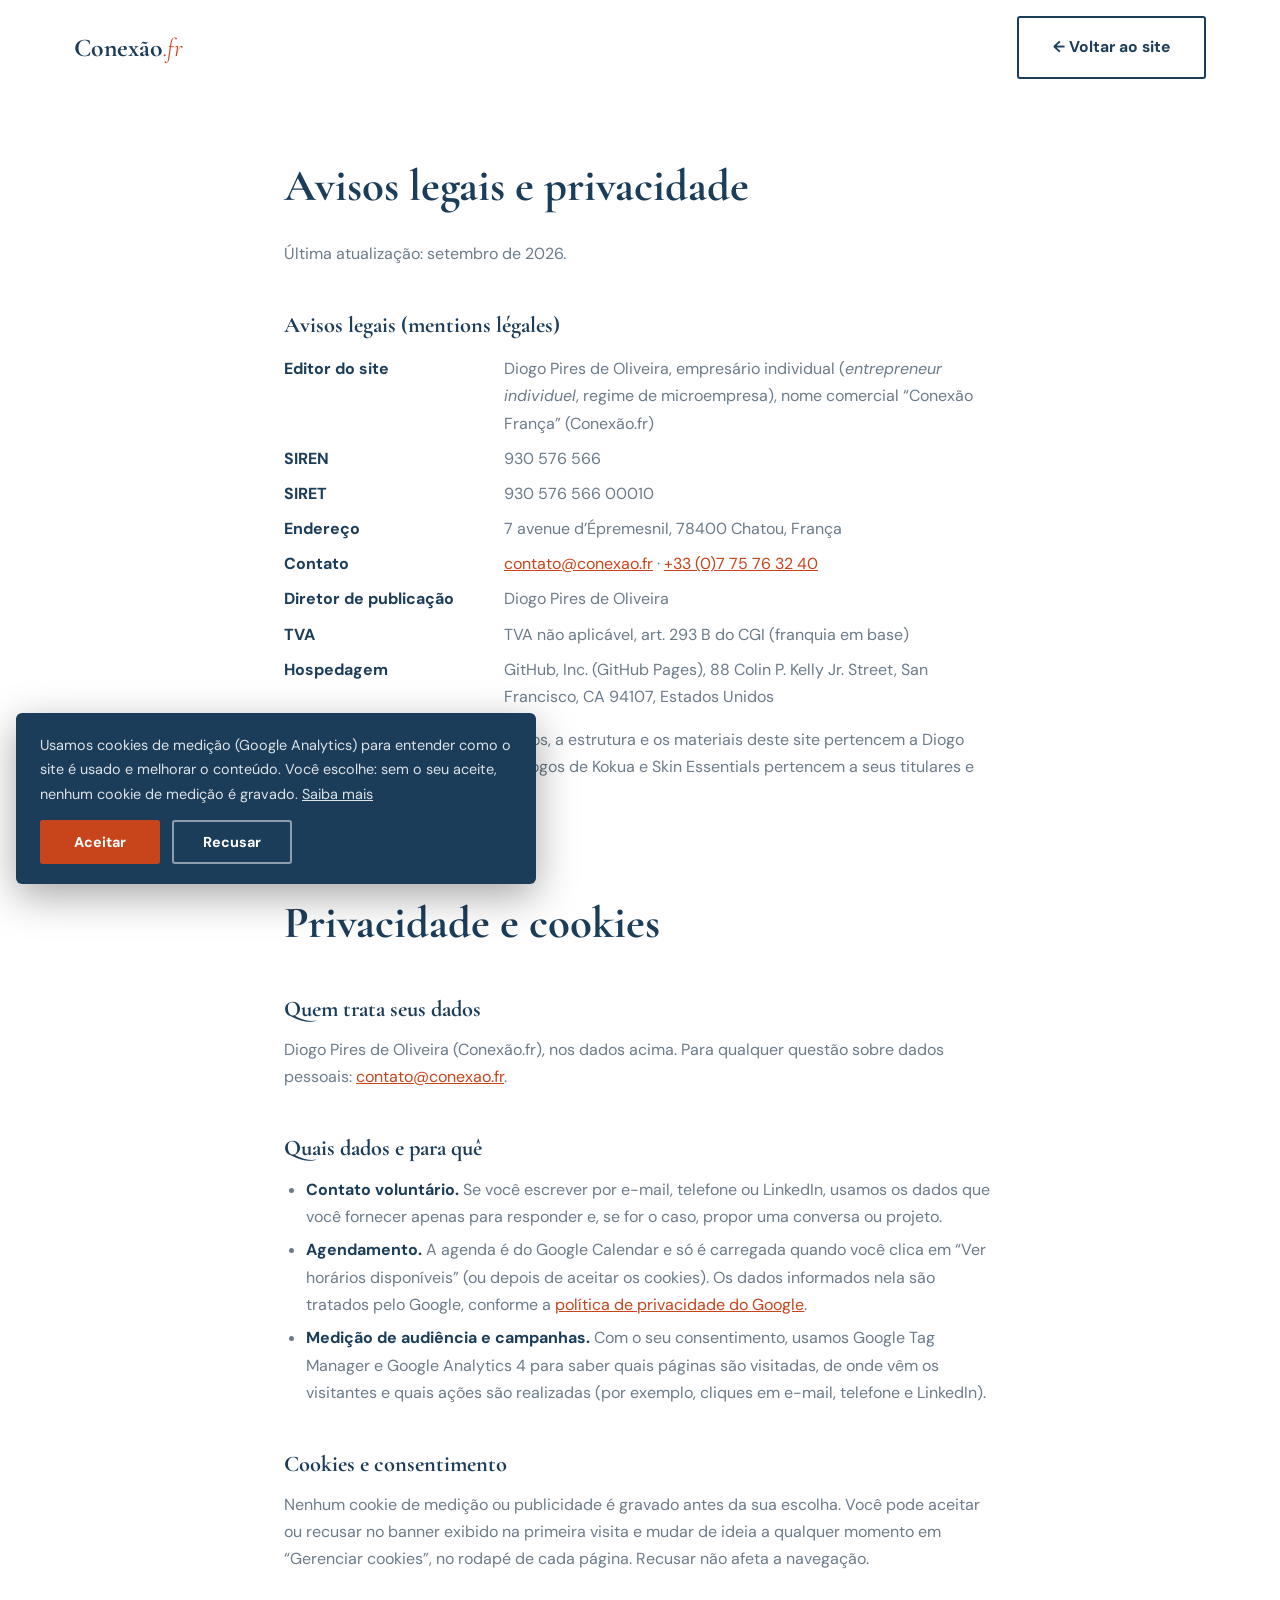
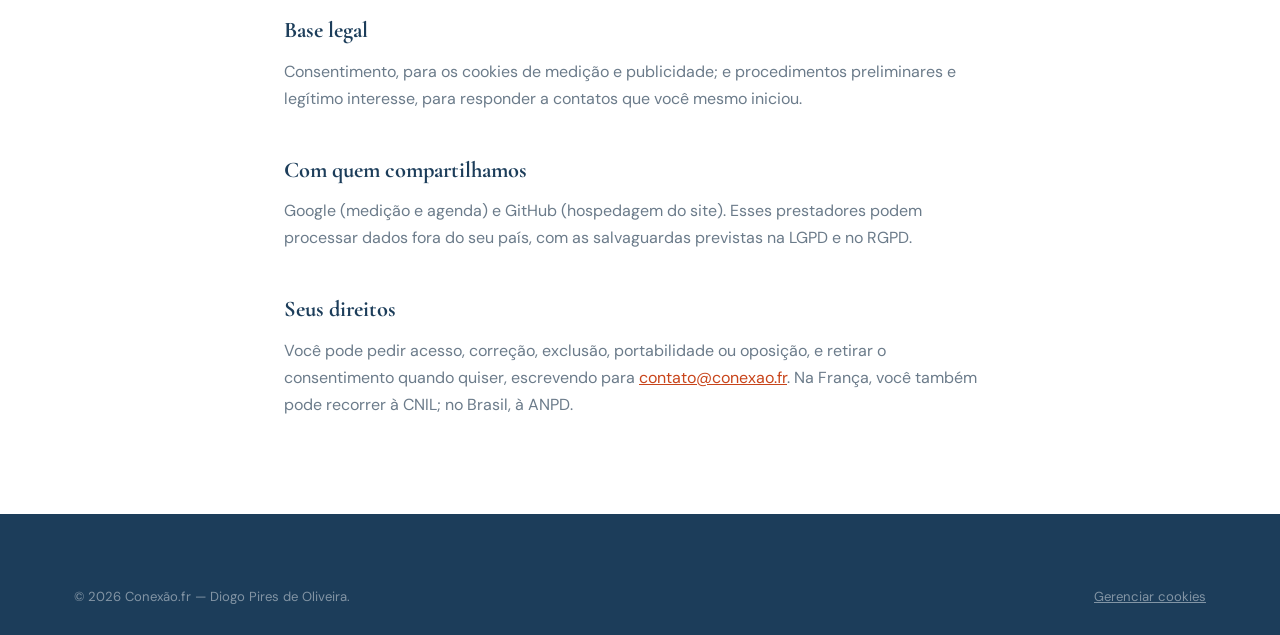
<file: privacidade/index.html>
<!DOCTYPE html>
<html lang="pt-BR">
<head>
<meta charset="UTF-8">
<meta name="viewport" content="width=device-width, initial-scale=1.0">
<script>
window.dataLayer = window.dataLayer || [];
function gtag(){ dataLayer.push(arguments); }
gtag('consent', 'default', { ad_storage: 'denied', ad_user_data: 'denied', ad_personalization: 'denied', analytics_storage: 'denied', wait_for_update: 500 });
gtag('set', 'ads_data_redaction', true);
</script>
<script>(function(w,d,s,l,i){w[l]=w[l]||[];w[l].push({'gtm.start':
new Date().getTime(),event:'gtm.js'});var f=d.getElementsByTagName(s)[0],
j=d.createElement(s),dl=l!='dataLayer'?'&l='+l:'';j.async=true;j.src=
'https://www.googletagmanager.com/gtm.js?id='+i+dl;f.parentNode.insertBefore(j,f);
})(window,document,'script','dataLayer','GTM-M29VZQ7R');</script>
<title>Avisos legais e privacidade | Conexão.fr</title>
<meta name="description" content="Avisos legais (mentions légales) e política de privacidade e cookies da Conexão.fr, de Diogo Pires de Oliveira.">
<meta name="robots" content="noindex, follow">
<link rel="canonical" href="https://conexao.fr/privacidade/">
<link rel="alternate" hreflang="pt-BR" href="https://conexao.fr/privacidade/">
<link rel="alternate" hreflang="fr" href="https://conexao.fr/fr/confidentialite/">
<link rel="alternate" hreflang="en" href="https://conexao.fr/en/privacy/">
<link rel="icon" href="/favicon.svg" type="image/svg+xml">
<link href="https://fonts.googleapis.com/css2?family=Cormorant+Garamond:ital,wght@0,400;0,600;0,700;1,400;1,500&family=DM+Sans:wght@400;500;600;700&display=swap" rel="stylesheet">
<link rel="stylesheet" href="/assets/site.css">
<style>
.prose{ max-width:760px; margin:0 auto; padding:64px 24px 96px; }
.prose h1{ font-size:clamp(2rem,4vw,2.8rem); }
.prose h2{ font-size:1.4rem; margin-top:2em; }
.prose ul{ list-style:disc; padding-left:1.4em; color:var(--mid-grey); }
.prose li{ margin-bottom:.4em; }
.prose a{ color:var(--coral); text-decoration:underline; }
.prose dl{ display:grid; grid-template-columns:200px 1fr; gap:8px 20px; color:var(--mid-grey); }
.prose dt{ font-weight:700; color:var(--navy); }
.prose dd{ margin:0; }
@media (max-width:600px){ .prose dl{ grid-template-columns:1fr; gap:2px; } .prose dd{ margin-bottom:10px; } }
</style>
</head>
<body>
<noscript><iframe src="https://www.googletagmanager.com/ns.html?id=GTM-M29VZQ7R" height="0" width="0" style="display:none;visibility:hidden"></iframe></noscript>
<header class="nav is-scrolled" id="siteNav">
  <div class="nav-inner">
    <a href="/" class="logo" aria-label="Conexão.fr — início"><span class="logo-main">Conexão</span><span class="logo-suffix">.fr</span></a>
    <a href="/" class="btn btn-ghost-navy">← Voltar ao site</a>
  </div>
</header>
<main class="prose" id="main">
  <h1>Avisos legais e privacidade</h1>
  <p>Última atualização: setembro de 2026.</p>

  <h2>Avisos legais (mentions légales)</h2>
  <dl>
    <dt>Editor do site</dt><dd>Diogo Pires de Oliveira, empresário individual (<em>entrepreneur individuel</em>, regime de microempresa), nome comercial “Conexão França” (Conexão.fr)</dd>
    <dt>SIREN</dt><dd>930 576 566</dd>
    <dt>SIRET</dt><dd>930 576 566 00010</dd>
    <dt>Endereço</dt><dd>7 avenue d’Épremesnil, 78400 Chatou, França</dd>
    <dt>Contato</dt><dd><a href="mailto:contato@conexao.fr">contato@conexao.fr</a> · <a href="tel:+33775763240">+33 (0)7 75 76 32 40</a></dd>
    <dt>Diretor de publicação</dt><dd>Diogo Pires de Oliveira</dd>
    <dt>TVA</dt><dd>TVA não aplicável, art. 293 B do CGI (franquia em base)</dd>
    <dt>Hospedagem</dt><dd>GitHub, Inc. (GitHub Pages), 88 Colin P. Kelly Jr. Street, San Francisco, CA 94107, Estados Unidos</dd>
  </dl>
  <p><strong>Propriedade intelectual.</strong> Os textos, a estrutura e os materiais deste site pertencem a Diogo Pires de Oliveira. As marcas e os logos de Kokua e Skin Essentials pertencem a seus titulares e são exibidos com autorização.</p>

  <h1 style="margin-top:2em">Privacidade e cookies</h1>

  <h2>Quem trata seus dados</h2>
  <p>Diogo Pires de Oliveira (Conexão.fr), nos dados acima. Para qualquer questão sobre dados pessoais: <a href="mailto:contato@conexao.fr">contato@conexao.fr</a>.</p>

  <h2>Quais dados e para quê</h2>
  <ul>
    <li><strong>Contato voluntário.</strong> Se você escrever por e-mail, telefone ou LinkedIn, usamos os dados que você fornecer apenas para responder e, se for o caso, propor uma conversa ou projeto.</li>
    <li><strong>Agendamento.</strong> A agenda é do Google Calendar e só é carregada quando você clica em “Ver horários disponíveis” (ou depois de aceitar os cookies). Os dados informados nela são tratados pelo Google, conforme a <a href="https://policies.google.com/privacy" rel="noopener">política de privacidade do Google</a>.</li>
    <li><strong>Medição de audiência e campanhas.</strong> Com o seu consentimento, usamos Google Tag Manager e Google Analytics 4 para saber quais páginas são visitadas, de onde vêm os visitantes e quais ações são realizadas (por exemplo, cliques em e-mail, telefone e LinkedIn).</li>
  </ul>

  <h2>Cookies e consentimento</h2>
  <p>Nenhum cookie de medição ou publicidade é gravado antes da sua escolha. Você pode aceitar ou recusar no banner exibido na primeira visita e mudar de ideia a qualquer momento em “Gerenciar cookies”, no rodapé de cada página. Recusar não afeta a navegação.</p>

  <h2>Base legal</h2>
  <p>Consentimento, para os cookies de medição e publicidade; e procedimentos preliminares e legítimo interesse, para responder a contatos que você mesmo iniciou.</p>

  <h2>Com quem compartilhamos</h2>
  <p>Google (medição e agenda) e GitHub (hospedagem do site). Esses prestadores podem processar dados fora do seu país, com as salvaguardas previstas na LGPD e no RGPD.</p>

  <h2>Seus direitos</h2>
  <p>Você pode pedir acesso, correção, exclusão, portabilidade ou oposição, e retirar o consentimento quando quiser, escrevendo para <a href="mailto:contato@conexao.fr">contato@conexao.fr</a>. Na França, você também pode recorrer à CNIL; no Brasil, à ANPD.</p>
</main>
<footer class="footer">
  <div class="container">
    <div class="footer-bottom">
      <span>© 2026 Conexão.fr — Diogo Pires de Oliveira.</span>
      <span><button type="button" class="linklike" data-open-consent>Gerenciar cookies</button></span>
    </div>
  </div>
</footer>
<script src="/assets/site.js" defer></script>
</body>
</html>
</file>
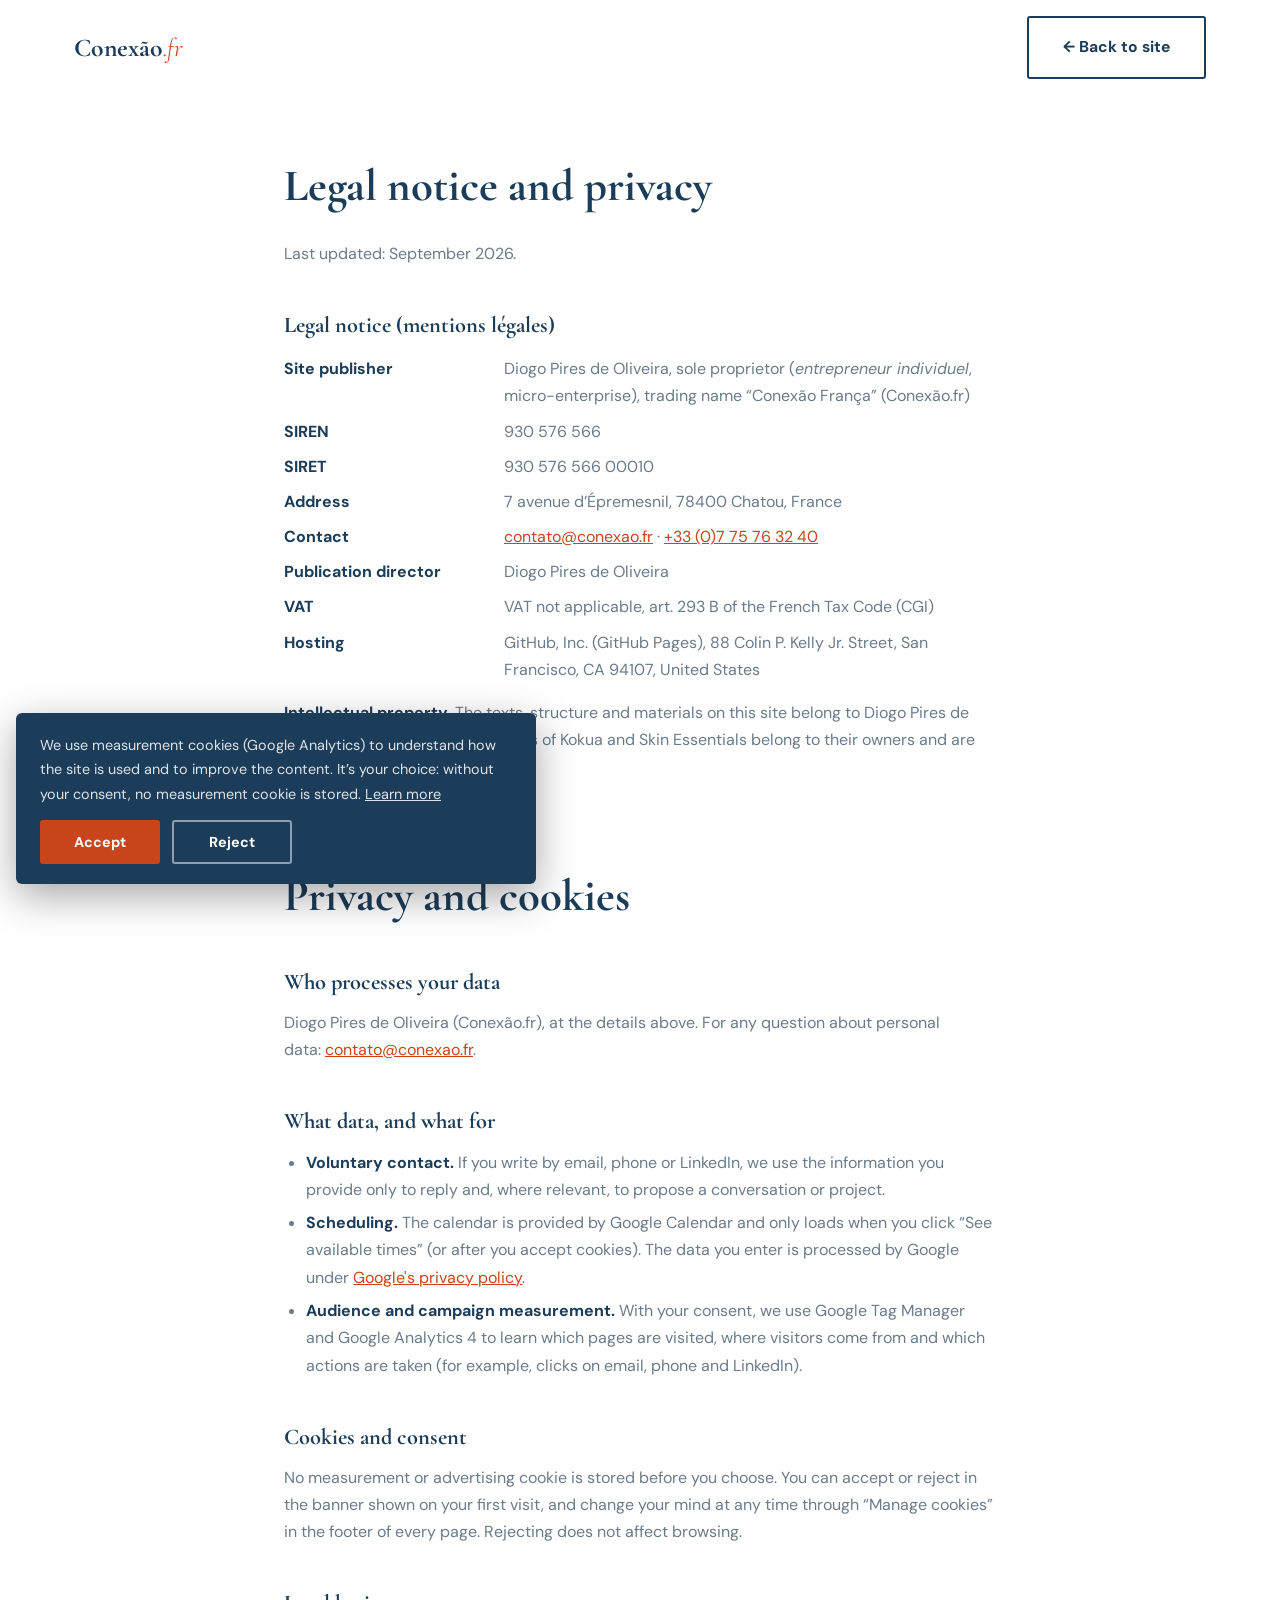
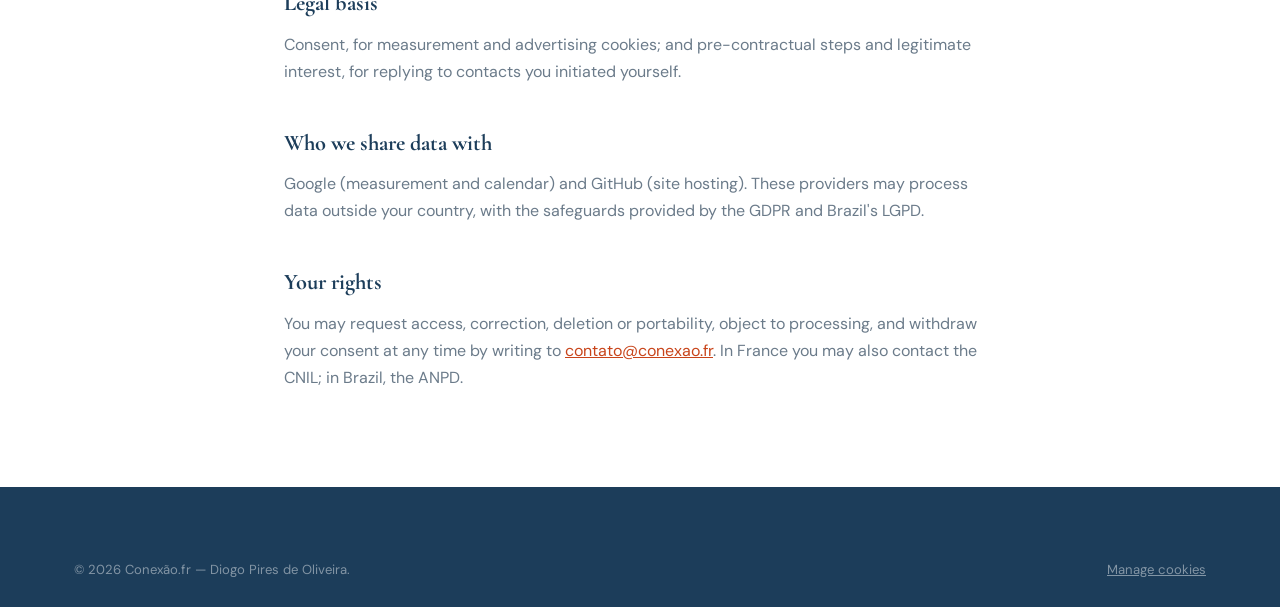
<file: en/privacy/index.html>
<!DOCTYPE html>
<html lang="en">
<head>
<meta charset="UTF-8">
<meta name="viewport" content="width=device-width, initial-scale=1.0">
<script>
window.dataLayer = window.dataLayer || [];
function gtag(){ dataLayer.push(arguments); }
gtag('consent', 'default', { ad_storage: 'denied', ad_user_data: 'denied', ad_personalization: 'denied', analytics_storage: 'denied', wait_for_update: 500 });
gtag('set', 'ads_data_redaction', true);
</script>
<script>(function(w,d,s,l,i){w[l]=w[l]||[];w[l].push({'gtm.start':
new Date().getTime(),event:'gtm.js'});var f=d.getElementsByTagName(s)[0],
j=d.createElement(s),dl=l!='dataLayer'?'&l='+l:'';j.async=true;j.src=
'https://www.googletagmanager.com/gtm.js?id='+i+dl;f.parentNode.insertBefore(j,f);
})(window,document,'script','dataLayer','GTM-M29VZQ7R');</script>
<title>Legal notice and privacy | Conexão.fr</title>
<meta name="description" content="Legal notice (mentions légales) and privacy and cookie policy of Conexão.fr, by Diogo Pires de Oliveira.">
<meta name="robots" content="noindex, follow">
<link rel="canonical" href="https://conexao.fr/en/privacy/">
<link rel="alternate" hreflang="pt-BR" href="https://conexao.fr/privacidade/">
<link rel="alternate" hreflang="fr" href="https://conexao.fr/fr/confidentialite/">
<link rel="alternate" hreflang="en" href="https://conexao.fr/en/privacy/">
<link rel="icon" href="/favicon.svg" type="image/svg+xml">
<link href="https://fonts.googleapis.com/css2?family=Cormorant+Garamond:ital,wght@0,400;0,600;0,700;1,400;1,500&family=DM+Sans:wght@400;500;600;700&display=swap" rel="stylesheet">
<link rel="stylesheet" href="/assets/site.css">
<style>
.prose{ max-width:760px; margin:0 auto; padding:64px 24px 96px; }
.prose h1{ font-size:clamp(2rem,4vw,2.8rem); }
.prose h2{ font-size:1.4rem; margin-top:2em; }
.prose ul{ list-style:disc; padding-left:1.4em; color:var(--mid-grey); }
.prose li{ margin-bottom:.4em; }
.prose a{ color:var(--coral); text-decoration:underline; }
.prose dl{ display:grid; grid-template-columns:200px 1fr; gap:8px 20px; color:var(--mid-grey); }
.prose dt{ font-weight:700; color:var(--navy); }
.prose dd{ margin:0; }
@media (max-width:600px){ .prose dl{ grid-template-columns:1fr; gap:2px; } .prose dd{ margin-bottom:10px; } }
</style>
</head>
<body>
<noscript><iframe src="https://www.googletagmanager.com/ns.html?id=GTM-M29VZQ7R" height="0" width="0" style="display:none;visibility:hidden"></iframe></noscript>
<header class="nav is-scrolled" id="siteNav">
  <div class="nav-inner">
    <a href="/en/" class="logo" aria-label="Conexão.fr — home"><span class="logo-main">Conexão</span><span class="logo-suffix">.fr</span></a>
    <a href="/en/" class="btn btn-ghost-navy">← Back to site</a>
  </div>
</header>
<main class="prose" id="main">
  <h1>Legal notice and privacy</h1>
  <p>Last updated: September 2026.</p>

  <h2>Legal notice (mentions légales)</h2>
  <dl>
    <dt>Site publisher</dt><dd>Diogo Pires de Oliveira, sole proprietor (<em>entrepreneur individuel</em>, micro-enterprise), trading name “Conexão França” (Conexão.fr)</dd>
    <dt>SIREN</dt><dd>930 576 566</dd>
    <dt>SIRET</dt><dd>930 576 566 00010</dd>
    <dt>Address</dt><dd>7 avenue d’Épremesnil, 78400 Chatou, France</dd>
    <dt>Contact</dt><dd><a href="mailto:contato@conexao.fr">contato@conexao.fr</a> · <a href="tel:+33775763240">+33 (0)7 75 76 32 40</a></dd>
    <dt>Publication director</dt><dd>Diogo Pires de Oliveira</dd>
    <dt>VAT</dt><dd>VAT not applicable, art. 293 B of the French Tax Code (CGI)</dd>
    <dt>Hosting</dt><dd>GitHub, Inc. (GitHub Pages), 88 Colin P. Kelly Jr. Street, San Francisco, CA 94107, United States</dd>
  </dl>
  <p><strong>Intellectual property.</strong> The texts, structure and materials on this site belong to Diogo Pires de Oliveira. The trademarks and logos of Kokua and Skin Essentials belong to their owners and are displayed with permission.</p>

  <h1 style="margin-top:2em">Privacy and cookies</h1>

  <h2>Who processes your data</h2>
  <p>Diogo Pires de Oliveira (Conexão.fr), at the details above. For any question about personal data: <a href="mailto:contato@conexao.fr">contato@conexao.fr</a>.</p>

  <h2>What data, and what for</h2>
  <ul>
    <li><strong>Voluntary contact.</strong> If you write by email, phone or LinkedIn, we use the information you provide only to reply and, where relevant, to propose a conversation or project.</li>
    <li><strong>Scheduling.</strong> The calendar is provided by Google Calendar and only loads when you click “See available times” (or after you accept cookies). The data you enter is processed by Google under <a href="https://policies.google.com/privacy" rel="noopener">Google's privacy policy</a>.</li>
    <li><strong>Audience and campaign measurement.</strong> With your consent, we use Google Tag Manager and Google Analytics 4 to learn which pages are visited, where visitors come from and which actions are taken (for example, clicks on email, phone and LinkedIn).</li>
  </ul>

  <h2>Cookies and consent</h2>
  <p>No measurement or advertising cookie is stored before you choose. You can accept or reject in the banner shown on your first visit, and change your mind at any time through “Manage cookies” in the footer of every page. Rejecting does not affect browsing.</p>

  <h2>Legal basis</h2>
  <p>Consent, for measurement and advertising cookies; and pre-contractual steps and legitimate interest, for replying to contacts you initiated yourself.</p>

  <h2>Who we share data with</h2>
  <p>Google (measurement and calendar) and GitHub (site hosting). These providers may process data outside your country, with the safeguards provided by the GDPR and Brazil's LGPD.</p>

  <h2>Your rights</h2>
  <p>You may request access, correction, deletion or portability, object to processing, and withdraw your consent at any time by writing to <a href="mailto:contato@conexao.fr">contato@conexao.fr</a>. In France you may also contact the CNIL; in Brazil, the ANPD.</p>
</main>
<footer class="footer">
  <div class="container">
    <div class="footer-bottom">
      <span>© 2026 Conexão.fr — Diogo Pires de Oliveira.</span>
      <span><button type="button" class="linklike" data-open-consent>Manage cookies</button></span>
    </div>
  </div>
</footer>
<script src="/assets/site.js" defer></script>
</body>
</html>
</file>
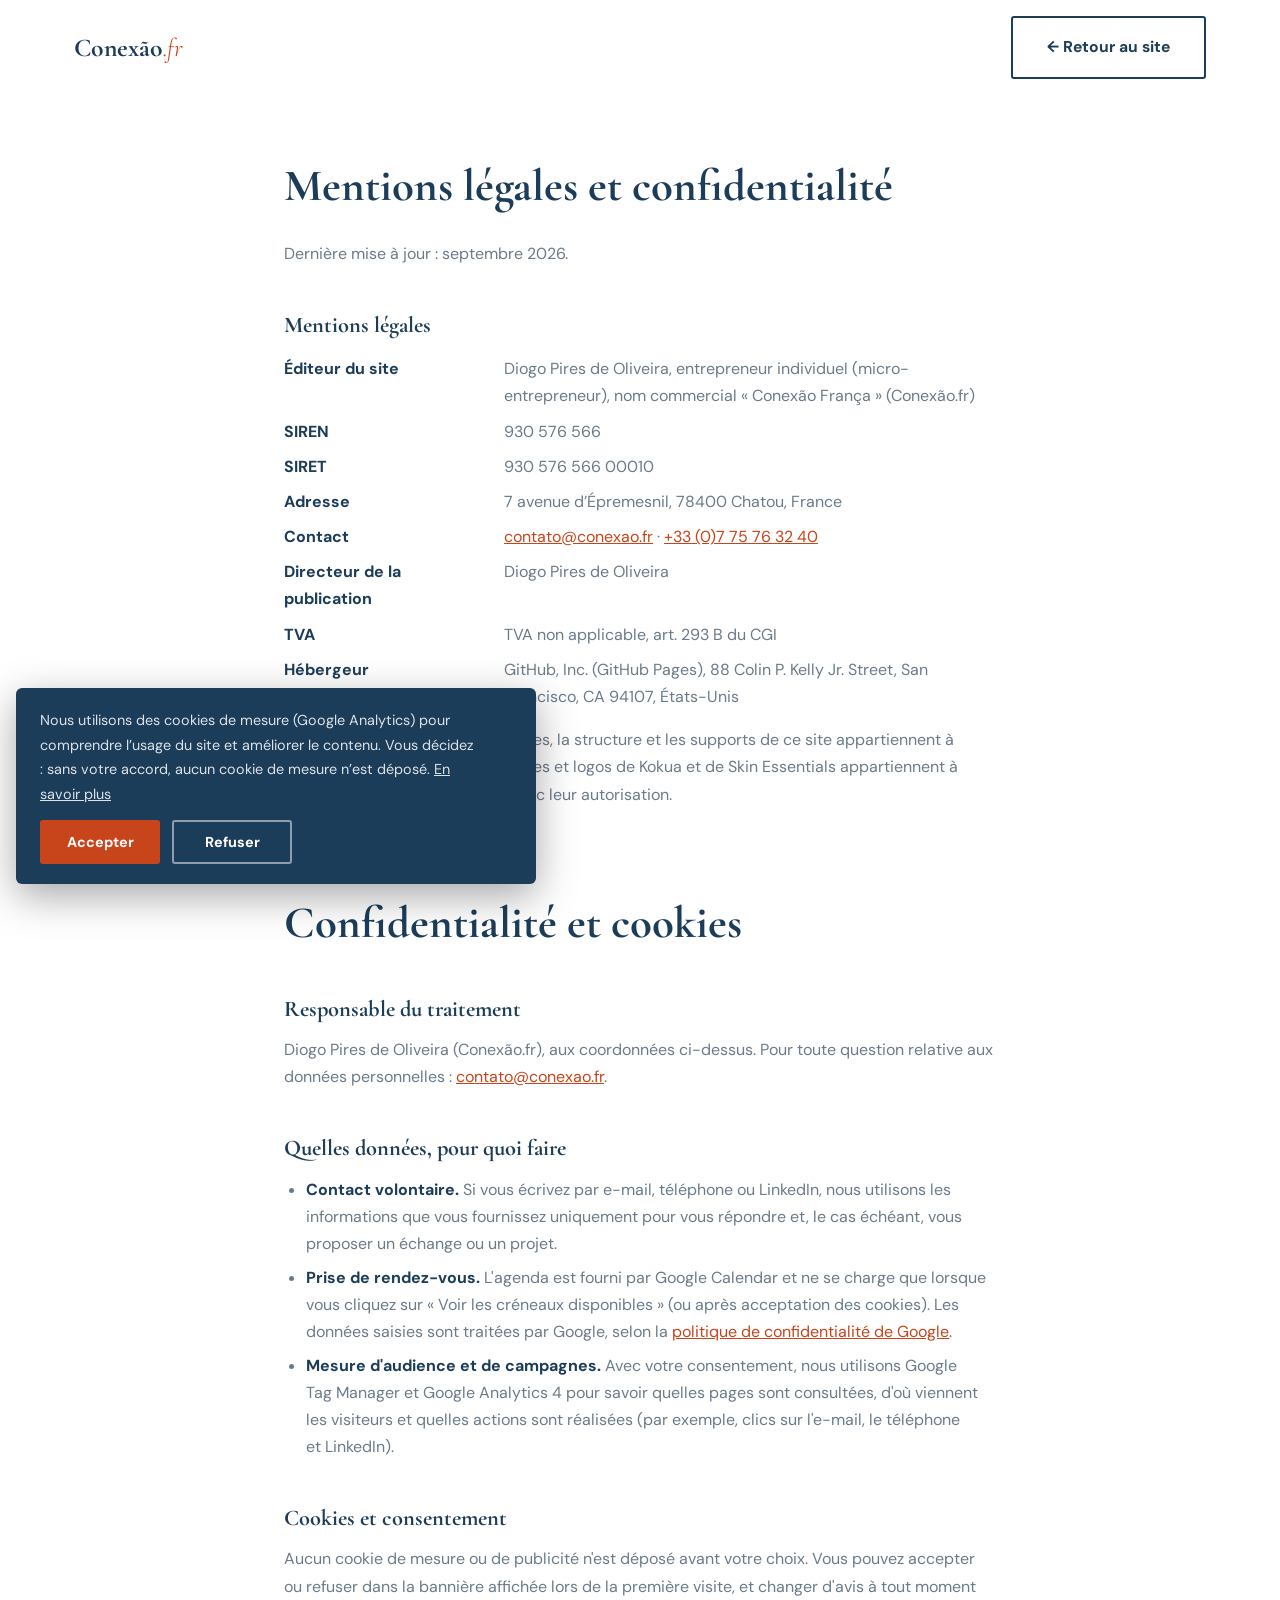
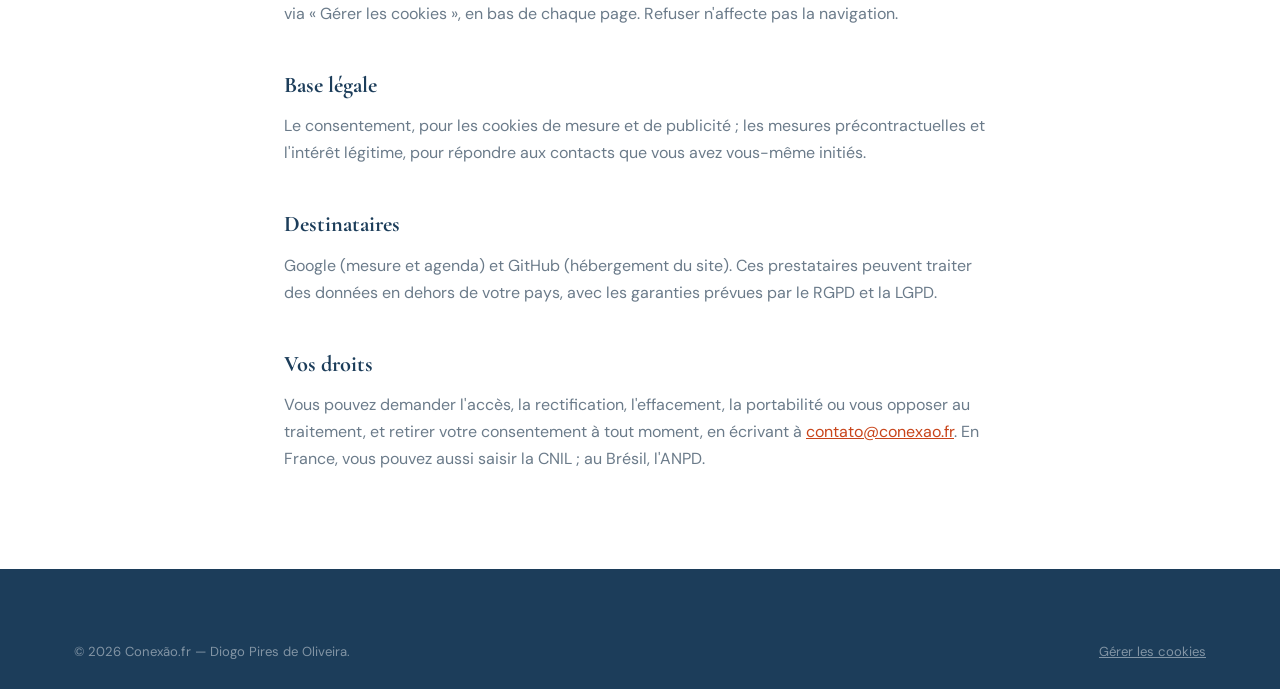
<file: fr/confidentialite/index.html>
<!DOCTYPE html>
<html lang="fr">
<head>
<meta charset="UTF-8">
<meta name="viewport" content="width=device-width, initial-scale=1.0">
<script>
window.dataLayer = window.dataLayer || [];
function gtag(){ dataLayer.push(arguments); }
gtag('consent', 'default', { ad_storage: 'denied', ad_user_data: 'denied', ad_personalization: 'denied', analytics_storage: 'denied', wait_for_update: 500 });
gtag('set', 'ads_data_redaction', true);
</script>
<script>(function(w,d,s,l,i){w[l]=w[l]||[];w[l].push({'gtm.start':
new Date().getTime(),event:'gtm.js'});var f=d.getElementsByTagName(s)[0],
j=d.createElement(s),dl=l!='dataLayer'?'&l='+l:'';j.async=true;j.src=
'https://www.googletagmanager.com/gtm.js?id='+i+dl;f.parentNode.insertBefore(j,f);
})(window,document,'script','dataLayer','GTM-M29VZQ7R');</script>
<title>Mentions légales et confidentialité | Conexão.fr</title>
<meta name="description" content="Mentions légales et politique de confidentialité et de cookies de Conexão.fr, de Diogo Pires de Oliveira.">
<meta name="robots" content="noindex, follow">
<link rel="canonical" href="https://conexao.fr/fr/confidentialite/">
<link rel="alternate" hreflang="pt-BR" href="https://conexao.fr/privacidade/">
<link rel="alternate" hreflang="fr" href="https://conexao.fr/fr/confidentialite/">
<link rel="alternate" hreflang="en" href="https://conexao.fr/en/privacy/">
<link rel="icon" href="/favicon.svg" type="image/svg+xml">
<link href="https://fonts.googleapis.com/css2?family=Cormorant+Garamond:ital,wght@0,400;0,600;0,700;1,400;1,500&family=DM+Sans:wght@400;500;600;700&display=swap" rel="stylesheet">
<link rel="stylesheet" href="/assets/site.css">
<style>
.prose{ max-width:760px; margin:0 auto; padding:64px 24px 96px; }
.prose h1{ font-size:clamp(2rem,4vw,2.8rem); }
.prose h2{ font-size:1.4rem; margin-top:2em; }
.prose ul{ list-style:disc; padding-left:1.4em; color:var(--mid-grey); }
.prose li{ margin-bottom:.4em; }
.prose a{ color:var(--coral); text-decoration:underline; }
.prose dl{ display:grid; grid-template-columns:200px 1fr; gap:8px 20px; color:var(--mid-grey); }
.prose dt{ font-weight:700; color:var(--navy); }
.prose dd{ margin:0; }
@media (max-width:600px){ .prose dl{ grid-template-columns:1fr; gap:2px; } .prose dd{ margin-bottom:10px; } }
</style>
</head>
<body>
<noscript><iframe src="https://www.googletagmanager.com/ns.html?id=GTM-M29VZQ7R" height="0" width="0" style="display:none;visibility:hidden"></iframe></noscript>
<header class="nav is-scrolled" id="siteNav">
  <div class="nav-inner">
    <a href="/fr/" class="logo" aria-label="Conexão.fr — accueil"><span class="logo-main">Conexão</span><span class="logo-suffix">.fr</span></a>
    <a href="/fr/" class="btn btn-ghost-navy">← Retour au site</a>
  </div>
</header>
<main class="prose" id="main">
  <h1>Mentions légales et confidentialité</h1>
  <p>Dernière mise à jour : septembre 2026.</p>

  <h2>Mentions légales</h2>
  <dl>
    <dt>Éditeur du site</dt><dd>Diogo Pires de Oliveira, entrepreneur individuel (micro-entrepreneur), nom commercial « Conexão França » (Conexão.fr)</dd>
    <dt>SIREN</dt><dd>930 576 566</dd>
    <dt>SIRET</dt><dd>930 576 566 00010</dd>
    <dt>Adresse</dt><dd>7 avenue d’Épremesnil, 78400 Chatou, France</dd>
    <dt>Contact</dt><dd><a href="mailto:contato@conexao.fr">contato@conexao.fr</a> · <a href="tel:+33775763240">+33 (0)7 75 76 32 40</a></dd>
    <dt>Directeur de la publication</dt><dd>Diogo Pires de Oliveira</dd>
    <dt>TVA</dt><dd>TVA non applicable, art. 293 B du CGI</dd>
    <dt>Hébergeur</dt><dd>GitHub, Inc. (GitHub Pages), 88 Colin P. Kelly Jr. Street, San Francisco, CA 94107, États-Unis</dd>
  </dl>
  <p><strong>Propriété intellectuelle.</strong> Les textes, la structure et les supports de ce site appartiennent à Diogo Pires de Oliveira. Les marques et logos de Kokua et de Skin Essentials appartiennent à leurs titulaires et sont affichés avec leur autorisation.</p>

  <h1 style="margin-top:2em">Confidentialité et cookies</h1>

  <h2>Responsable du traitement</h2>
  <p>Diogo Pires de Oliveira (Conexão.fr), aux coordonnées ci-dessus. Pour toute question relative aux données personnelles : <a href="mailto:contato@conexao.fr">contato@conexao.fr</a>.</p>

  <h2>Quelles données, pour quoi faire</h2>
  <ul>
    <li><strong>Contact volontaire.</strong> Si vous écrivez par e-mail, téléphone ou LinkedIn, nous utilisons les informations que vous fournissez uniquement pour vous répondre et, le cas échéant, vous proposer un échange ou un projet.</li>
    <li><strong>Prise de rendez-vous.</strong> L'agenda est fourni par Google Calendar et ne se charge que lorsque vous cliquez sur « Voir les créneaux disponibles » (ou après acceptation des cookies). Les données saisies sont traitées par Google, selon la <a href="https://policies.google.com/privacy" rel="noopener">politique de confidentialité de Google</a>.</li>
    <li><strong>Mesure d'audience et de campagnes.</strong> Avec votre consentement, nous utilisons Google Tag Manager et Google Analytics 4 pour savoir quelles pages sont consultées, d'où viennent les visiteurs et quelles actions sont réalisées (par exemple, clics sur l'e-mail, le téléphone et LinkedIn).</li>
  </ul>

  <h2>Cookies et consentement</h2>
  <p>Aucun cookie de mesure ou de publicité n'est déposé avant votre choix. Vous pouvez accepter ou refuser dans la bannière affichée lors de la première visite, et changer d'avis à tout moment via « Gérer les cookies », en bas de chaque page. Refuser n'affecte pas la navigation.</p>

  <h2>Base légale</h2>
  <p>Le consentement, pour les cookies de mesure et de publicité ; les mesures précontractuelles et l'intérêt légitime, pour répondre aux contacts que vous avez vous-même initiés.</p>

  <h2>Destinataires</h2>
  <p>Google (mesure et agenda) et GitHub (hébergement du site). Ces prestataires peuvent traiter des données en dehors de votre pays, avec les garanties prévues par le RGPD et la LGPD.</p>

  <h2>Vos droits</h2>
  <p>Vous pouvez demander l'accès, la rectification, l'effacement, la portabilité ou vous opposer au traitement, et retirer votre consentement à tout moment, en écrivant à <a href="mailto:contato@conexao.fr">contato@conexao.fr</a>. En France, vous pouvez aussi saisir la CNIL ; au Brésil, l'ANPD.</p>
</main>
<footer class="footer">
  <div class="container">
    <div class="footer-bottom">
      <span>© 2026 Conexão.fr — Diogo Pires de Oliveira.</span>
      <span><button type="button" class="linklike" data-open-consent>Gérer les cookies</button></span>
    </div>
  </div>
</footer>
<script src="/assets/site.js" defer></script>
</body>
</html>
</file>
<file: assets/site.css>
/* ============================================
   CONEXÃO.FR — DESIGN SYSTEM
   ============================================ */
:root{
  --navy:#1C3D5A;
  --navy-light:#28527a;
  --coral:#C8441A;
  --coral-dark:#A03811;
  --sand:#F5F0E8;
  --sand-dark:#EDE6D8;
  --white:#FFFFFF;
  --mid-grey:#6B7B8A;
  --light-grey:#9AABB8;

  --font-heading: Georgia, 'Cormorant Garamond', 'Times New Roman', serif;
  --font-body: Calibri, 'DM Sans', -apple-system, Arial, sans-serif;

  --max-width: 1180px;
  --radius-sm: 3px;
  --radius-md: 6px;
  --shadow-soft: 0 4px 24px rgba(28,61,90,0.08);
  --shadow-lift: 0 12px 32px rgba(28,61,90,0.14);
  --transition: 0.25s ease;
}

*, *::before, *::after{ box-sizing:border-box; }
html{ scroll-behavior:smooth; scroll-padding-top:84px; }
body{
  margin:0;
  font-family:var(--font-body);
  color:var(--navy);
  background:var(--white);
  line-height:1.7;
  font-size:16px;
  -webkit-font-smoothing:antialiased;
}
img{ max-width:100%; display:block; }
a{ color:inherit; text-decoration:none; }
ul{ margin:0; padding:0; list-style:none; }
h1,h2,h3,h4{
  font-family:var(--font-heading);
  color:var(--navy);
  line-height:1.2;
  margin:0 0 .6em;
  font-weight:700;
}
h1{ font-size:clamp(2.3rem, 5vw, 4rem); }
h2{ font-size:clamp(1.9rem, 3.6vw, 2.7rem); }
h3{ font-size:clamp(1.25rem, 2.2vw, 1.55rem); }
p{ margin:0 0 1.1em; color:var(--mid-grey); }
p:last-child{ margin-bottom:0; }
strong{ color:var(--navy); }

.container{
  max-width:var(--max-width);
  margin:0 auto;
  padding:0 24px;
}
.section{ padding:clamp(64px, 9vw, 128px) 0; }
.bg-white{ background:var(--white); }
.bg-sand{ background:var(--sand); }
.bg-sand-dark{ background:var(--sand-dark); }
.bg-navy{ background:var(--navy); }
.bg-coral{ background:var(--coral); }
.bg-navy h2, .bg-navy h3, .bg-navy p, .bg-navy .eyebrow{ color:var(--white); }
.bg-navy p{ color:rgba(255,255,255,0.78); }
.bg-coral h2, .bg-coral h3, .bg-coral p{ color:var(--white); }
.bg-coral p{ color:rgba(255,255,255,0.9); }

.skip-link{
  position:absolute; left:-999px; top:auto;
  background:var(--navy); color:var(--white); padding:12px 20px; z-index:200;
  border-radius:0 0 6px 0;
}
.skip-link:focus{ left:0; top:0; }

.eyebrow{
  display:inline-flex; align-items:center; gap:10px;
  font-family:var(--font-body); font-weight:700; font-size:.78rem;
  letter-spacing:.14em; text-transform:uppercase; color:var(--coral);
  margin-bottom:14px;
}
.eyebrow::before{ content:""; display:block; width:28px; height:2px; background:var(--coral); }

.section-header{ max-width:720px; margin-bottom:56px; }
.section-header.center{ margin-left:auto; margin-right:auto; text-align:center; }
.section-header.center .eyebrow{ justify-content:center; }
.lede{ font-size:1.12rem; }

/* Buttons */
.btn{
  display:inline-flex; align-items:center; justify-content:center; gap:8px;
  font-family:var(--font-body); font-weight:700; font-size:.98rem;
  padding:16px 34px; border-radius:var(--radius-sm);
  border:2px solid transparent; cursor:pointer;
  transition:background var(--transition), color var(--transition), border-color var(--transition), transform var(--transition), box-shadow var(--transition);
  white-space:nowrap;
}
.btn-primary{ background:var(--coral); color:var(--white); }
.btn-primary:hover{ background:var(--coral-dark); transform:translateY(-2px); box-shadow:var(--shadow-lift); }
.btn-ghost-light{ border-color:rgba(255,255,255,0.4); color:var(--white); }
.btn-ghost-light:hover{ border-color:var(--white); background:rgba(255,255,255,0.08); transform:translateY(-2px); }
.btn-ghost-navy{ border-color:var(--navy); color:var(--navy); }
.btn-ghost-navy:hover{ background:var(--navy); color:var(--white); transform:translateY(-2px); }
.btn-on-coral{ background:var(--white); color:var(--coral); }
.btn-on-coral:hover{ background:var(--navy); color:var(--white); transform:translateY(-2px); }

/* NAV */
.nav{
  position:sticky; top:0; z-index:100;
  background:rgba(255,255,255,0.92); backdrop-filter:blur(8px);
  border-bottom:1px solid transparent;
  transition:box-shadow var(--transition), border-color var(--transition);
}
.nav.is-scrolled{ box-shadow:0 2px 18px rgba(28,61,90,0.08); border-color:var(--sand-dark); }
.nav-inner{
  max-width:var(--max-width); margin:0 auto; padding:16px 24px;
  display:flex; align-items:center; justify-content:space-between; gap:20px;
}
.logo{ font-family:var(--font-heading); font-size:1.6rem; white-space:nowrap; }
.logo-main{ font-weight:700; color:var(--navy); }
.logo-suffix{ font-weight:300; font-style:italic; color:var(--coral); }
.nav-links{
  display:flex; gap:30px; margin:0 auto; padding:0 20px;
  font-size:.95rem; font-weight:500;
}
.nav-links a{ color:var(--navy); position:relative; padding:6px 0; transition:color var(--transition); }
.nav-links a:hover{ color:var(--coral); }
.nav-right{ display:flex; align-items:center; gap:22px; }
.lang-switch{ display:flex; align-items:center; gap:6px; font-size:.85rem; font-weight:700; letter-spacing:.03em; }
.lang-switch a{ color:var(--light-grey); padding:4px 3px; transition:color var(--transition); }
.lang-switch a:hover{ color:var(--coral); }
.lang-switch a[aria-current="page"]{ color:var(--navy); border-bottom:2px solid var(--coral); }
.lang-sep{ color:var(--light-grey); }
.nav-toggle{
  display:none; background:none; border:none; cursor:pointer; padding:6px;
  flex-direction:column; gap:5px;
}
.nav-toggle span{ width:24px; height:2px; background:var(--navy); display:block; transition:var(--transition); }

/* HERO */
.hero{
  background:radial-gradient(ellipse at top right, var(--navy-light) 0%, var(--navy) 55%);
  color:var(--white); position:relative; overflow:hidden;
  padding:clamp(90px, 14vw, 160px) 0 clamp(70px, 10vw, 120px);
}
.hero::after{
  content:""; position:absolute; right:-10%; bottom:-30%; width:60%; padding-bottom:60%;
  border-radius:50%; background:radial-gradient(circle, rgba(200,68,26,0.22) 0%, transparent 70%);
  pointer-events:none;
}
.hero-grid{ display:grid; grid-template-columns:1.2fr .8fr; gap:64px; align-items:center; position:relative; z-index:1; }
.hero-inner{ max-width:720px; position:relative; z-index:1; }
.hero-eyebrow{
  display:inline-block; font-size:.8rem; font-weight:700; letter-spacing:.14em;
  text-transform:uppercase; color:var(--sand); border:1px solid rgba(255,255,255,0.3);
  padding:8px 18px; border-radius:30px; margin-bottom:28px;
}
.hero h1{ color:var(--white); margin-bottom:.5em; }
.hero .hero-sub{ font-size:1.2rem; color:rgba(255,255,255,0.82); margin-bottom:2.2em; max-width:600px; }
.hero-ctas{ display:flex; align-items:center; gap:28px; flex-wrap:wrap; }
.hero-scroll-hint{ font-size:.9rem; color:rgba(255,255,255,0.65); }
.hero-scroll-hint a{ color:rgba(255,255,255,0.85); border-bottom:1px solid rgba(255,255,255,0.4); padding-bottom:2px; }

/* PROBLEM */
.pain-grid{ display:grid; grid-template-columns:repeat(3,1fr); gap:32px; }
.pain-card{
  background:var(--white); border:1px solid var(--sand-dark); border-radius:var(--radius-md);
  padding:36px 30px; transition:box-shadow var(--transition), transform var(--transition);
}
.pain-card:hover{ box-shadow:var(--shadow-soft); transform:translateY(-4px); }
.pain-num{ font-family:var(--font-heading); font-size:2.6rem; font-weight:700; color:var(--sand-dark); line-height:1; margin-bottom:18px; }
.pain-card h3{ margin-bottom:.5em; }

/* HELP GRID */
.help-grid{ display:grid; grid-template-columns:repeat(2,1fr); gap:28px; }
.help-card{
  background:var(--white); border-radius:var(--radius-md); padding:38px 34px;
  border:1px solid var(--sand-dark);
  transition:box-shadow var(--transition), transform var(--transition), border-color var(--transition);
}
.help-card:hover{ box-shadow:var(--shadow-soft); transform:translateY(-4px); }
.help-card.featured{
  background:var(--navy); border-color:var(--navy); grid-column:span 2;
  display:grid; grid-template-columns:1fr 1fr; gap:34px; align-items:center;
}
.help-card.featured h3, .help-card.featured .help-tag{ color:var(--white); }
.help-card.featured p{ color:rgba(255,255,255,0.8); }
.help-tag{
  display:inline-block; font-size:.72rem; font-weight:700; letter-spacing:.1em; text-transform:uppercase;
  color:var(--coral); background:rgba(200,68,26,0.1); padding:5px 12px; border-radius:20px; margin-bottom:14px;
}
.help-card.featured .help-tag{ background:rgba(255,255,255,0.12); color:var(--sand); }

/* MODELS */
.models-grid{ display:grid; grid-template-columns:repeat(3,1fr); gap:28px; margin-bottom:36px; }
.model-card{
  background:var(--sand); border-radius:var(--radius-md); padding:38px 30px;
  border-top:4px solid var(--coral); transition:box-shadow var(--transition), transform var(--transition);
}
.model-card:hover{ box-shadow:var(--shadow-soft); transform:translateY(-4px); }
.model-question{ font-family:var(--font-heading); font-style:italic; font-size:1.2rem; color:var(--navy); margin-bottom:16px; }
.model-name{ display:block; font-size:.8rem; font-weight:700; letter-spacing:.08em; text-transform:uppercase; color:var(--coral); margin-bottom:10px; }
.models-note{
  text-align:center; font-size:.98rem; color:var(--mid-grey); border-top:1px solid var(--sand-dark);
  padding-top:28px; max-width:640px; margin:0 auto;
}

/* WHY / COMPARISON */
.compare-grid{ display:grid; grid-template-columns:1fr 1fr; gap:0; border-radius:var(--radius-md); overflow:hidden; box-shadow:var(--shadow-soft); }
.compare-col{ padding:44px 40px; }
.compare-col.market{ background:rgba(255,255,255,0.04); border:1px solid rgba(255,255,255,0.1); }
.compare-col.us{ background:var(--coral); }
.compare-col h3{ margin-bottom:24px; }
.compare-col.market h3{ color:rgba(255,255,255,0.5); }
.compare-col.us h3{ color:var(--white); }
.compare-list li{ display:flex; gap:12px; padding:10px 0; font-size:.98rem; }
.compare-col.market li{ color:rgba(255,255,255,0.55); border-bottom:1px solid rgba(255,255,255,0.08); }
.compare-col.us li{ color:rgba(255,255,255,0.96); border-bottom:1px solid rgba(255,255,255,0.18); }
.compare-col li:last-child{ border-bottom:none; }
.compare-icon{ flex-shrink:0; font-weight:700; }

/* CASES */
.case-grid{ display:grid; grid-template-columns:repeat(3,1fr); gap:28px; }
.case-card{
  background:var(--white); border:1px solid var(--sand-dark); border-radius:var(--radius-md);
  padding:36px 32px; display:flex; flex-direction:column; gap:18px;
  transition:box-shadow var(--transition), transform var(--transition);
}
.case-card:hover{ box-shadow:var(--shadow-lift); transform:translateY(-4px); }
.case-sector{
  font-size:.75rem; font-weight:700; letter-spacing:.08em; text-transform:uppercase;
  color:var(--coral);
}
.case-card h3{ font-size:1.3rem; }
.case-block h4{
  font-family:var(--font-body); font-size:.78rem; font-weight:700; letter-spacing:.06em;
  text-transform:uppercase; color:var(--light-grey); margin-bottom:6px;
}
.case-block p{ font-size:.95rem; margin-bottom:0; }

/* ABOUT */
.about-grid{ display:grid; grid-template-columns:0.85fr 1.15fr; gap:60px; align-items:start; }
.about-photo{
  width:200px; height:200px; border-radius:50%; overflow:hidden;
  border:4px solid var(--coral); box-shadow:var(--shadow-lift); margin-bottom:28px;
}
.about-photo img{ width:100%; height:100%; object-fit:cover; display:block; }
.about-track{ display:flex; flex-wrap:wrap; gap:10px; margin:28px 0; }
.about-track span{
  font-size:.82rem; font-weight:600; color:var(--sand); background:rgba(255,255,255,0.08);
  border:1px solid rgba(255,255,255,0.18); padding:7px 16px; border-radius:30px;
}
.about-quote{
  font-family:var(--font-heading); font-style:italic; font-size:1.35rem; color:var(--white);
  border-left:3px solid var(--coral); padding-left:24px; margin:32px 0;
}

/* FINAL CTA */
.final-cta{ text-align:center; }
.final-cta .section-header{ margin-left:auto; margin-right:auto; }
.contact-links{ display:flex; justify-content:center; gap:36px; flex-wrap:wrap; margin-top:36px; font-weight:600; }
.contact-links a{ display:flex; align-items:center; gap:10px; color:var(--white); border-bottom:1px solid rgba(255,255,255,0.4); padding-bottom:3px; transition:border-color var(--transition); }
.contact-links a:hover{ border-color:var(--white); }
.scheduler-embed{
  max-width:700px; margin:44px auto 0; background:var(--white); border-radius:var(--radius-md);
  overflow:hidden; box-shadow:var(--shadow-lift);
}
.scheduler-embed iframe{ display:block; width:100%; border:0; }
.scheduler-alt{ margin-top:32px; font-size:.9rem; color:rgba(255,255,255,0.85); }

/* FOOTER */
.footer{ background:var(--navy); color:rgba(255,255,255,0.7); padding:60px 0 30px; }
.footer-top{ display:flex; justify-content:space-between; flex-wrap:wrap; gap:36px; padding-bottom:36px; border-bottom:1px solid rgba(255,255,255,0.12); }
.footer .logo-main{ color:var(--white); }
.footer-tagline{ font-family:var(--font-heading); font-style:italic; color:var(--sand); margin-top:10px; font-size:1.05rem; }
.footer-col h4{ font-size:.78rem; font-weight:700; letter-spacing:.1em; text-transform:uppercase; color:rgba(255,255,255,0.45); margin-bottom:14px; }
.footer-col a, .footer-col li{ font-size:.92rem; margin-bottom:10px; color:rgba(255,255,255,0.75); }
.footer-col a:hover{ color:var(--coral); }
.footer-bottom{ display:flex; justify-content:space-between; flex-wrap:wrap; gap:10px; padding-top:24px; font-size:.82rem; color:rgba(255,255,255,0.45); }

/* RESPONSIVE */
@media (max-width:900px){
  .help-grid{ grid-template-columns:1fr; }
  .help-card.featured{ grid-column:span 1; grid-template-columns:1fr; }
  .pain-grid, .models-grid, .case-grid{ grid-template-columns:1fr; }
  .compare-grid{ grid-template-columns:1fr; }
  .about-grid{ grid-template-columns:1fr; }
  .about-monogram{ margin:0 auto 28px; }
}
@media (max-width:760px){
  .nav-links{ position:absolute; top:100%; left:0; right:0; background:var(--white); flex-direction:column;
    padding:20px 24px; gap:4px; border-bottom:1px solid var(--sand-dark); box-shadow:var(--shadow-soft);
    transform-origin:top; transform:scaleY(0); opacity:0; pointer-events:none; transition:transform var(--transition), opacity var(--transition); }
  .nav-links.is-open{ transform:scaleY(1); opacity:1; pointer-events:auto; }
  .nav-links a{ padding:12px 0; border-bottom:1px solid var(--sand); width:100%; }
  .nav-toggle{ display:flex; }
  .nav-right .lang-switch{ display:none; }
  .hero-ctas{ flex-direction:column; align-items:flex-start; gap:16px; }
  .footer-top{ flex-direction:column; }
}
@media (max-width:480px){
  .btn{ width:100%; }
  .contact-links{ flex-direction:column; align-items:center; }
}

/* ============================================
   V2 — HERO VISUAL, PROVA, CASES, TRAJETÓRIA, CONSENTIMENTO
   ============================================ */
.hero-visual{ position:relative; max-width:400px; justify-self:end; width:100%; }
.hero-photo{
  aspect-ratio:4/5; width:100%; border-radius:var(--radius-md); overflow:hidden;
  border:1px solid rgba(255,255,255,0.18); box-shadow:0 24px 60px rgba(0,0,0,0.35);
}
.hero-photo img{ width:100%; height:100%; object-fit:cover; object-position:50% 20%; }
.hero-card{
  position:absolute; left:-32px; bottom:28px; background:var(--white); color:var(--navy);
  border-radius:var(--radius-md); padding:16px 22px; box-shadow:var(--shadow-lift); border-left:4px solid var(--coral);
}
.hero-card strong{ display:block; font-family:var(--font-heading); font-size:1.15rem; line-height:1.25; }
.hero-card span{ font-size:.82rem; color:var(--mid-grey); }

/* Prova / credenciais */
.proof{ background:var(--sand); padding:clamp(48px,6vw,80px) 0 clamp(40px,5vw,64px); }
.stats{ display:grid; grid-template-columns:repeat(4,1fr); gap:32px; }
.stat{ border-top:3px solid var(--coral); padding-top:18px; }
.stat-num{ font-family:var(--font-heading); font-weight:700; font-size:clamp(2.3rem,4vw,3.2rem); color:var(--navy); line-height:1; }
.stat-label{ margin-top:10px; font-size:.95rem; color:var(--mid-grey); }
.proof-names{
  margin-top:44px; padding-top:28px; border-top:1px solid var(--sand-dark);
  display:flex; flex-wrap:wrap; gap:10px 28px; align-items:center; justify-content:center;
}
.proof-names .lead{ font-size:.75rem; font-weight:700; letter-spacing:.12em; text-transform:uppercase; color:var(--light-grey); width:100%; text-align:center; }
.proof-names span.name{ font-family:var(--font-heading); font-size:1.1rem; color:var(--navy); opacity:.8; white-space:nowrap; }

/* Cases */
.case{ border:1px solid var(--sand-dark); border-radius:var(--radius-md); overflow:hidden; margin-bottom:36px; background:var(--white); box-shadow:var(--shadow-soft); }
.case-grid-2{ display:grid; grid-template-columns:260px 1fr; }
.case-side{ padding:36px 28px; display:flex; flex-direction:column; gap:18px; align-items:flex-start; }
.case-side--navy{ background:var(--navy); }
.case-side--sand{ background:var(--sand); }
.case-side--sand-dark{ background:var(--sand-dark); }
.case-logo{ width:180px; height:auto; }
.case-side .case-sector{ color:var(--coral); }
.case-side--navy .case-sector{ color:var(--sand); }
.case-format{ font-size:.85rem; color:var(--mid-grey); }
.case-side--navy .case-format{ color:rgba(255,255,255,0.7); }
.case-main{ padding:40px 44px; }
.case-main h3{ font-size:clamp(1.35rem,2.4vw,1.8rem); }
.case-sub{ font-family:var(--font-body); font-size:.78rem; font-weight:700; letter-spacing:.08em; text-transform:uppercase; color:var(--light-grey); margin:28px 0 14px; }
.findings{ display:grid; gap:14px; }
.finding{ display:grid; grid-template-columns:140px 1fr 1fr 1fr; gap:0; background:var(--sand); border:1px solid var(--sand-dark); border-radius:var(--radius-sm); overflow:hidden; }
.finding > div{ padding:16px 18px; font-size:.9rem; color:var(--mid-grey); }
.finding > .finding-num{ background:var(--navy); color:var(--white); font-family:var(--font-heading); font-weight:700; font-size:1.7rem; display:flex; align-items:center; justify-content:center; }
.finding b{ display:block; font-size:.7rem; letter-spacing:.1em; text-transform:uppercase; color:var(--coral); margin-bottom:4px; }
.finding > .finding-impact{ background:#EAF2EC; }
.finding-impact b{ color:#2F7D4F; }
.steps{ display:grid; grid-template-columns:repeat(4,1fr); gap:14px; }
.step{ background:var(--sand); border-top:3px solid var(--coral); padding:16px 16px 18px; border-radius:var(--radius-sm); }
.step h5{ margin:0 0 8px; font-family:var(--font-heading); font-size:1rem; color:var(--navy); }
.step ul{ font-size:.85rem; color:var(--mid-grey); }
.step li{ padding:2px 0; }
.case-details{ margin-top:26px; border-top:1px solid var(--sand-dark); padding-top:16px; }
.case-details summary{ cursor:pointer; font-weight:700; color:var(--coral); font-size:.95rem; list-style:none; }
.case-details summary::before{ content:"+ "; }
.case-details[open] summary::before{ content:"– "; }
.case-details summary::-webkit-details-marker{ display:none; }
.deliverables{ display:grid; grid-template-columns:repeat(2,1fr); gap:16px; margin-top:18px; }
.deliv{ background:var(--sand); border-radius:var(--radius-sm); padding:18px 20px; }
.deliv h5{ margin:0 0 8px; font-family:var(--font-heading); font-size:1.02rem; color:var(--navy); }
.deliv ul{ font-size:.88rem; color:var(--mid-grey); }
.deliv li{ padding:2px 0 2px 18px; position:relative; }
.deliv li::before{ content:"✓"; position:absolute; left:0; color:var(--coral); font-weight:700; }
.case-result{ margin-top:22px; padding:14px 18px; border-left:4px solid var(--coral); background:var(--sand); font-size:.95rem; color:var(--navy); }
.case-note{ margin-top:18px; font-size:.8rem; font-style:italic; color:var(--light-grey); }
.case-transparency{ margin-top:22px; padding:18px 20px; background:var(--sand); border-radius:var(--radius-sm); font-size:.92rem; }
.case-transparency strong{ display:block; margin-bottom:6px; }

/* Trajetória */
.timeline{ position:relative; margin:0; padding:0 0 0 22px; border-left:2px solid rgba(255,255,255,0.2); }
.timeline li{ position:relative; padding:0 0 22px 14px; }
.timeline li::before{ content:""; position:absolute; left:-29px; top:6px; width:12px; height:12px; border-radius:50%; background:var(--coral); border:2px solid var(--navy); }
.timeline .when{ display:block; font-size:.75rem; font-weight:700; letter-spacing:.1em; text-transform:uppercase; color:var(--light-grey); }
.timeline .what{ display:block; font-family:var(--font-heading); font-size:1.08rem; color:var(--white); }
.timeline .detail{ display:block; font-size:.88rem; color:rgba(255,255,255,0.65); }
.about-facts{ margin:24px 0 0; display:grid; gap:10px; }
.about-facts li{ padding-left:22px; position:relative; color:rgba(255,255,255,0.85); font-size:.98rem; }
.about-facts li::before{ content:"✓"; position:absolute; left:0; color:var(--coral); font-weight:700; }
.bg-navy p.about-pro{ margin-top:22px; font-size:.9rem; color:rgba(255,255,255,0.6); }

/* Banner de consentimento */
.consent{
  position:fixed; left:16px; right:16px; bottom:16px; z-index:300; max-width:760px; margin:0 auto;
  background:var(--navy); color:var(--white); border-radius:var(--radius-md); padding:20px 24px;
  box-shadow:0 12px 40px rgba(0,0,0,0.35); display:none;
}
.consent.is-visible{ display:block; }
.consent p{ margin:0 0 14px; color:rgba(255,255,255,0.85); font-size:.9rem; }
.consent a{ text-decoration:underline; }
.consent-actions{ display:flex; gap:12px; flex-wrap:wrap; }
.consent .btn{ padding:11px 24px; font-size:.9rem; }
.consent .btn-reject{ border-color:rgba(255,255,255,0.5); color:var(--white); background:transparent; }
.consent .btn-reject:hover{ border-color:var(--white); }
.linklike{ background:none; border:0; padding:0; color:inherit; font:inherit; cursor:pointer; text-decoration:underline; }
.footer-col .linklike{ font-size:.92rem; color:rgba(255,255,255,0.75); }

@media (max-width:900px){
  .hero-grid{ grid-template-columns:1fr; gap:44px; }
  .hero-visual{ justify-self:center; max-width:340px; }
  .hero-card{ left:12px; }
  .stats{ grid-template-columns:repeat(2,1fr); }
  .case-grid-2{ grid-template-columns:1fr; }
  .case-main{ padding:28px 22px; }
  .finding{ grid-template-columns:1fr; }
  .finding > .finding-num{ padding:12px; }
  .steps{ grid-template-columns:repeat(2,1fr); }
  .deliverables{ grid-template-columns:1fr; }
}
@media (max-width:480px){
  .steps{ grid-template-columns:1fr; }
  .stats{ gap:24px; }
  .consent .btn{ width:auto; flex:1; }
}


/* Agenda: placeholder antes do carregamento */
.scheduler-placeholder{ padding:56px 32px; text-align:center; }
.scheduler-placeholder p{ color:var(--mid-grey); max-width:460px; margin:0 auto 22px; }
.scheduler-placeholder a{ display:inline-block; margin-top:16px; font-size:.9rem; color:var(--coral); text-decoration:underline; }
.faq-list{ max-width:820px; margin:0 auto; display:grid; gap:12px; }
.faq-item{ background:var(--white); border:1px solid var(--sand-dark); border-radius:var(--radius-md); padding:0 24px; }
.faq-item summary{ cursor:pointer; list-style:none; padding:20px 28px 20px 0; font-family:var(--font-heading); font-weight:700; font-size:1.12rem; color:var(--navy); position:relative; }
.faq-item summary::-webkit-details-marker{ display:none; }
.faq-item summary::after{ content:"+"; position:absolute; right:0; top:50%; transform:translateY(-50%); color:var(--coral); font-size:1.5rem; font-weight:400; }
.faq-item[open] summary::after{ content:"–"; }
.faq-item p{ padding-bottom:22px; margin:0; }

.scheduler-embed iframe[hidden], .scheduler-placeholder[hidden]{ display:none; }

/* Correções de mobile: o botão do topo não pode esticar nem estourar a largura */
body{ overflow-x:clip; }
.nav-right .btn{ width:auto; }
@media (max-width:480px){
  .nav-inner{ padding:12px 16px; gap:10px; }
  .logo{ font-size:1.35rem; }
  .nav-right .btn{ padding:10px 14px; font-size:.85rem; }
}

/* Banner de cookies: à esquerda, longe do selo "Powered by Netlify" (canto inferior direito) */
.consent{ left:16px; right:auto; margin:0; max-width:520px; }
.consent-actions{ justify-content:flex-start; }
.consent .btn{ width:auto; flex:0 0 auto; min-width:120px; }
@media (max-width:760px){
  .consent{ right:16px; max-width:none; padding-bottom:68px; }
}

/* ============================================
   V3 — quebras de linha, achados no mobile, entregáveis visíveis, pro bono, comparativo
   ============================================ */
h1, h2, h3, .section-header .lede, .hero-sub{ text-wrap:balance; }
p, li{ text-wrap:pretty; }

/* Achados: número em banner no desktop; no mobile ele vira o começo da frase */
.finding-figure{ display:none; font-family:var(--font-heading); font-weight:700; font-size:1.5rem; color:var(--navy); line-height:1.1; margin-right:2px; }

/* Entregáveis sempre visíveis, com mais peso visual */
.case-delivered{ margin-top:36px; padding-top:28px; border-top:2px solid var(--sand-dark); }
.case-delivered-title{ font-family:var(--font-heading); font-size:clamp(1.25rem,2.4vw,1.5rem); color:var(--navy); margin:0 0 4px; display:flex; align-items:center; gap:12px; }
.case-delivered-title::before{ content:""; flex:0 0 auto; width:12px; height:12px; border-radius:50%; background:var(--coral); }
.deliv{ background:var(--white); border:1px solid var(--sand-dark); border-top:4px solid var(--navy); box-shadow:var(--shadow-soft); }
.deliv:nth-child(2){ border-top-color:var(--coral); }
.deliv:nth-child(3){ border-top-color:#2F7D4F; }
.deliv:nth-child(4){ border-top-color:#4B6A7D; }
.deliv h5{ font-size:1.08rem; }
.deliv ul{ font-size:.92rem; }

/* Pro bono */
.probono{ display:flex; gap:16px; align-items:flex-start; margin-top:26px; padding:18px 20px; border:1px solid rgba(255,255,255,0.22); background:rgba(255,255,255,0.06); border-radius:var(--radius-md); }
.probono-icon{ flex:0 0 auto; display:flex; align-items:center; justify-content:center; width:44px; height:44px; border-radius:50%; background:var(--coral); color:var(--white); }
.probono strong{ display:block; color:var(--white); font-family:var(--font-heading); font-size:1.12rem; margin-bottom:4px; }
.bg-navy .probono p{ margin:0; font-size:.95rem; color:rgba(255,255,255,0.82); }

/* Comparativo respeitoso */
.compare-col.market h3{ color:rgba(255,255,255,0.9); }
.compare-col.market li{ color:rgba(255,255,255,0.78); }
.compare-icon{ width:1.1em; text-align:center; }
.compare-note{ max-width:780px; margin:32px auto 0; text-align:center; font-size:1rem; }

@media (max-width:900px){
  .finding > .finding-num{ display:none; }
  .finding-figure{ display:inline; }
  .finding > div{ padding:16px 18px; }
}
@media (max-width:600px){
  h1{ font-size:clamp(1.85rem,7.6vw,2.4rem); line-height:1.15; }
  h2{ font-size:clamp(1.55rem,6.6vw,2rem); }
  h3{ font-size:1.14rem; }
  .container{ padding:0 20px; }
  .lede{ font-size:1.02rem; }
  .hero-sub{ font-size:1.04rem; }
  .eyebrow{ font-size:.72rem; letter-spacing:.1em; }
  .hero-eyebrow{ font-size:.7rem; letter-spacing:.1em; line-height:1.45; border-radius:12px; padding:8px 14px; }
  .help-tag{ border-radius:10px; line-height:1.45; }
  .pain-card, .help-card, .model-card{ padding:28px 22px; }
  .compare-col{ padding:28px 22px; }
  .case-main{ padding:26px 20px; }
  .case-side{ padding:26px 22px; }
  .section-header{ margin-bottom:40px; }
  .probono{ padding:16px; gap:12px; }
}

/* ============================================
   V4 — ritmo vertical (menos vazio entre seções) e respiro interno nos boxes
   ============================================ */
.section{ padding:clamp(48px,7vw,96px) 0; }
.hero{ padding:clamp(56px,9vw,112px) 0 clamp(56px,7vw,88px); }
.proof{ padding:clamp(36px,5vw,64px) 0 clamp(32px,4vw,52px); }
.section-header{ margin-bottom:clamp(32px,4vw,48px); }
.pain-grid, .help-grid, .models-grid, .case-grid{ gap:24px; }
.pain-num{ font-size:2.2rem; margin-bottom:12px; }
.help-card.featured{ gap:26px; }
.model-card{ padding:34px 30px; }
.step{ padding:20px 20px 22px; }
.step li{ padding:3px 0; }
.finding > div{ padding:20px 22px; }
.deliv{ padding:22px 24px; }
.deliv li{ padding:3px 0 3px 20px; }
.case{ margin-bottom:28px; }
.case-main{ padding:36px 40px; }
.case-sub{ margin:24px 0 12px; }
.case-delivered{ margin-top:30px; padding-top:24px; }
.case-result{ padding:16px 22px; }
.case-transparency{ padding:22px 24px; }
.probono{ padding:20px 22px; }
.faq-item{ padding:0 26px; }
.footer{ padding:48px 0 26px; }

/* Seletor de idioma dentro do menu do celular */
.nav-links .lang-switch--menu{ display:none; }

@media (max-width:900px){
  .finding > div{ padding:18px 20px; }
  .hero-grid{ gap:32px; }
}
@media (max-width:760px){
  .nav-links .lang-switch--menu{ display:flex; gap:8px; padding:16px 0 6px; font-size:.95rem; }
  .nav-links .lang-switch--menu a{ width:auto; padding:8px 16px; border:1px solid var(--sand-dark); border-radius:20px; color:var(--navy); }
  .nav-links .lang-switch--menu a[aria-current="page"]{ background:var(--navy); color:var(--white); border-color:var(--navy); }
  .nav-links .lang-switch--menu .lang-sep{ display:none; }
}
@media (max-width:600px){
  .section{ padding:48px 0; }
  .hero{ padding:40px 0 48px; }
  .pain-card, .help-card, .model-card{ padding:26px 22px; }
  .help-card.featured{ gap:12px; }
  .pain-num{ font-size:1.9rem; margin-bottom:8px; }
  .stats{ gap:22px 18px; }
  .stat{ padding-top:14px; }
  .proof-names{ margin-top:32px; padding-top:22px; }
  .case{ margin-bottom:24px; }
  .case-main{ padding:26px 22px; }
  .case-side{ padding:24px 22px; }
  .step{ padding:18px 20px 20px; }
  .deliv{ padding:20px 22px; }
  .compare-col{ padding:26px 22px; }
  .probono{ padding:18px; }
  .case-result, .case-transparency{ padding:16px 18px; }
  .faq-item{ padding:0 20px; }
  .footer{ padding:40px 0 24px; }
}

/* ============================================
   V5 — correções pontuais
   ============================================ */
/* texto em negrito sobre fundo azul precisa ser claro */
.bg-navy strong, .help-card.featured strong{ color:var(--white); }
.help-card.featured{ align-items:start; }

/* etapas: número como etiqueta acima do título */
.step-n{ display:block; font-family:var(--font-body); font-weight:700; font-size:.72rem; letter-spacing:.16em; color:var(--coral); margin-bottom:6px; }

/* agenda do Google: altura suficiente para não criar barra de rolagem interna */
.scheduler-embed iframe{ height:720px; }
@media (max-width:760px){ .scheduler-embed iframe{ height:960px; } }

/* ícones de contato */
.contact-links a{ align-items:center; }
.contact-links svg{ flex:0 0 auto; width:20px; height:20px; }

/* Áreas de atuação: 3 cartões lado a lado abaixo do destaque (sem cartão sozinho na última linha) */
@media (min-width:901px){
  .help-grid{ grid-template-columns:repeat(3,1fr); }
  .help-card.featured{ grid-column:span 3; }
}
</file>
